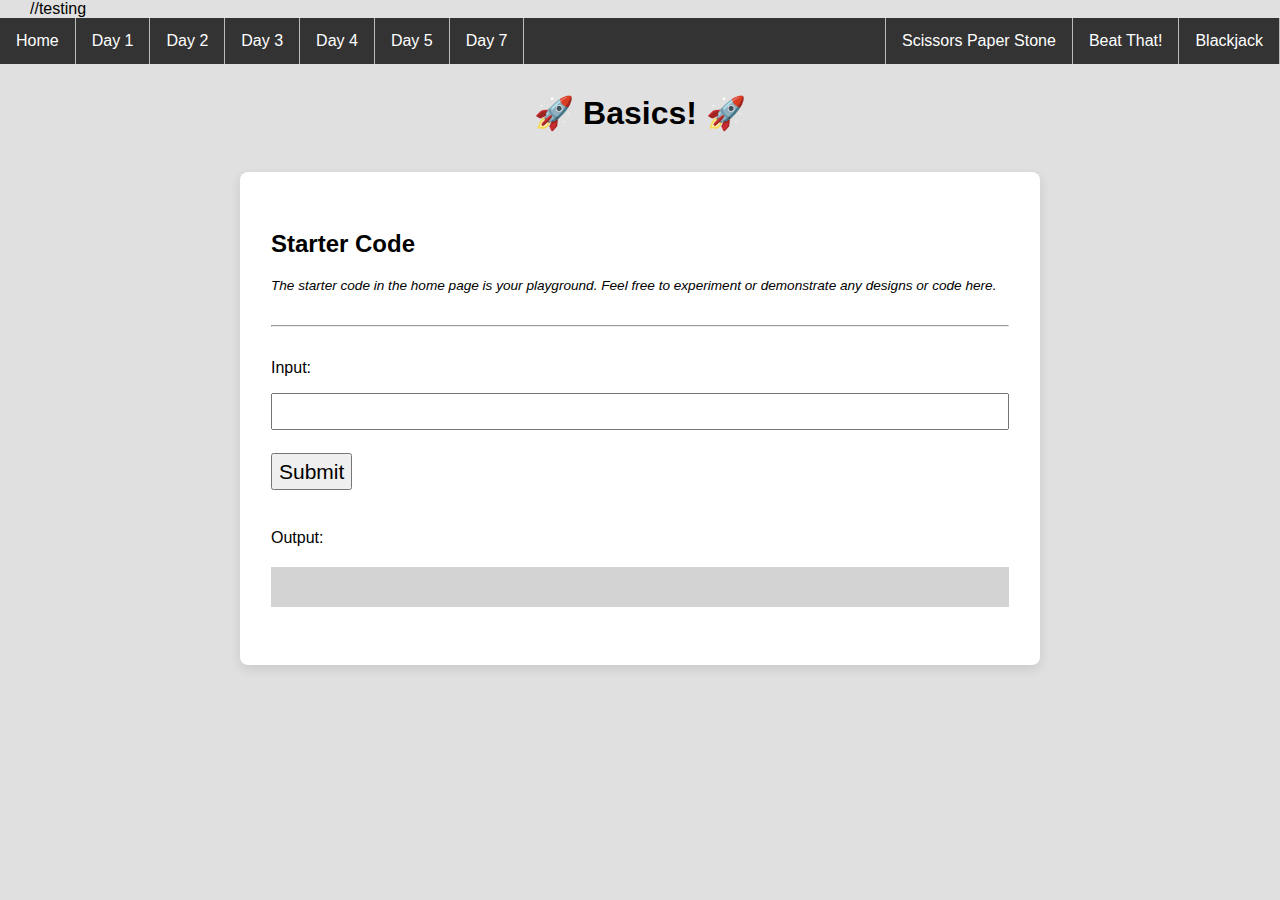
<file: index.html>
<!--  All HTML files begin with the following line: -->
<!DOCTYPE html>
<!-- This indicates that the rest of the lines that follow are to be interpreted as HTML. It tells the browser about what document type to expect. -->

<!-- All text enclosed in angled brackets are known as HTML element tags. There are usually, but not always, starting and closing element "tags", each representing a HTML element.
The <html> element is known as the root element of a HTML page. All other elements are encased within it. -->
<html>
  <!-- The <head> element contains meta information about the HTML page, information that is not rendered or displayed by the browser -->
  <head>
    <!-- The meta tag defines meta information in the HTML document. In this case, we are defining the charset. UTF-8 allows us to use emojis in the CodeSandbox environment -->
    <meta charset="UTF-8" />
    <!-- The <title> element specifies a title for the HTML page (which is shown in the browser's title bar or in the page's tab) and is the default name given to a bookmark of a webpage. -->
    <title>Basics</title>
    //testing
    <!-- The <link> element specifies a relationship between this HTML page and an external resource, namely the styles.css file here. In this case, we are linking a stylesheet which is a CSS file containing information relating to the layout and style of the webpage. The syntax within the styles.css file is also referred to as CSS - Cascading Style Sheets. -->
    <link rel="stylesheet" href="styles.css" />
  </head>

  <!-- The <body> element defines the document's body, and is a container for all the visible contents that will be rendered by the browser.  -->
  <body>
    <!-- The <nav> tag semantically defines a set of navigation links. It doesn't have many properties different from a <div>, and exists purely for semantic naming. -->
    <nav>
      <!-- The <ul> tag represents an unordered list, where items in the list are rendered on a vertical bulleted list. While we are listing the days of the exercises on this navbar, we are positioning them horizontally without the bullets. This is done using CSS, and you can preview the syntax in styles.css (do a search for "nav ul"). -->
      <ul>
        <li>
          <!-- An <a> tag defines a hyperlink, linking one page to another. The page to link to will be added to the "href" property of the tag. -->
          <a href="index.html">Home</a>
        </li>
        <li>
          <!-- An <a> tag defines a hyperlink, linking one page to another. The page to link to will be added to the "href" property of the tag. -->
          <a href="day01-data-manipulation-and-functions/in-class/index.html"
            >Day 1</a
          >
        </li>
        <li>
          <a href="day02-if-statements-boolean-operators/in-class/index.html"
            >Day 2</a
          >
        </li>
        <li>
          <a href="day03-program-state/in-class/index.html">Day 3</a>
        </li>
        <li>
          <a href="day04-loops/in-class/index.html">Day 4</a>
        </li>
        <li>
          <a href="day05-mad-libs/in-class/index.html">Day 5</a>
        </li>
        <li>
          <a href="day07-moar-cards/in-class/index.html">Day 7</a>
        </li>
        <li class="project">
          <a href="project3-blackjack/index.html">Blackjack</a>
        </li>
        <li class="project">
          <a href="project2-beat-that/index.html">Beat That!</a>
        </li>
        <li class="project">
          <a href="project1-sps/index.html">Scissors Paper Stone</a>
        </li>
      </ul>
    </nav>
    <!-- The <h1> element defines a large heading. There are 6 pre-set header elements, <h1> to <h6> -->
    <h1 id="header">🚀 Basics! 🚀</h1>
    <!-- The <div> tag defines a division or a section in an HTML document, and is commonly use as a "container" for nested HTML elements. -->
    <div class="container">
      <h2>Starter Code</h2>
      <div class="instructions-text">
        <p>
          The starter code in the home page is your playground. Feel free to
          experiment or demonstrate any designs or code here.
        </p>
      </div>
      <!-- The <hr> tag represents a horizontal rule. It is used if you want to add line dividers across your page. -->
      <hr />
      <!-- The <p> tag defines a paragraph element. -->
      <p>Input:</p>
      <!-- The self-closing <input /> tag represents a field for a user to enter input. -->
      <input id="input-field" />
      <!-- The self-closing <br /> tag represents a line break - a line's worth of spacing before dispalying the next element. -->
      <br />
      <!-- The <button> tag represents.. you guessed it! a button. -->
      <button id="submit-button">Submit</button>
      <p>Output:</p>
      <div class="output-div" id="output-div"></div>
    </div>
    <!-- Everything below this is incorporating JavaScript programming logic into the webpage. -->
    <!-- The script tag encloses JavaScript syntax for the browser to interpret programtically -->
    <!-- The following line imports all code written in the script.js file -->
    <script src="script.js"></script>
    <!-- Define button click functionality -->
    <script>
      // Declare and define a variable that represents the Submit Button
      var button = document.querySelector("#submit-button");
      // When the submit button is clicked, access the text entered by the user in the input field
      // And pass it as an input parameter to the main function as defined in script.js
      button.addEventListener("click", function () {
        // Set result to input value
        var input = document.querySelector("#input-field");
        // Store the output of main() in a new variable
        var result = main(input.value);

        // Display result in output element
        var output = document.querySelector("#output-div");
        output.innerHTML = result;

        // Reset input value
        input.value = "";
      });
    </script>
  </body>
</html>
</file>
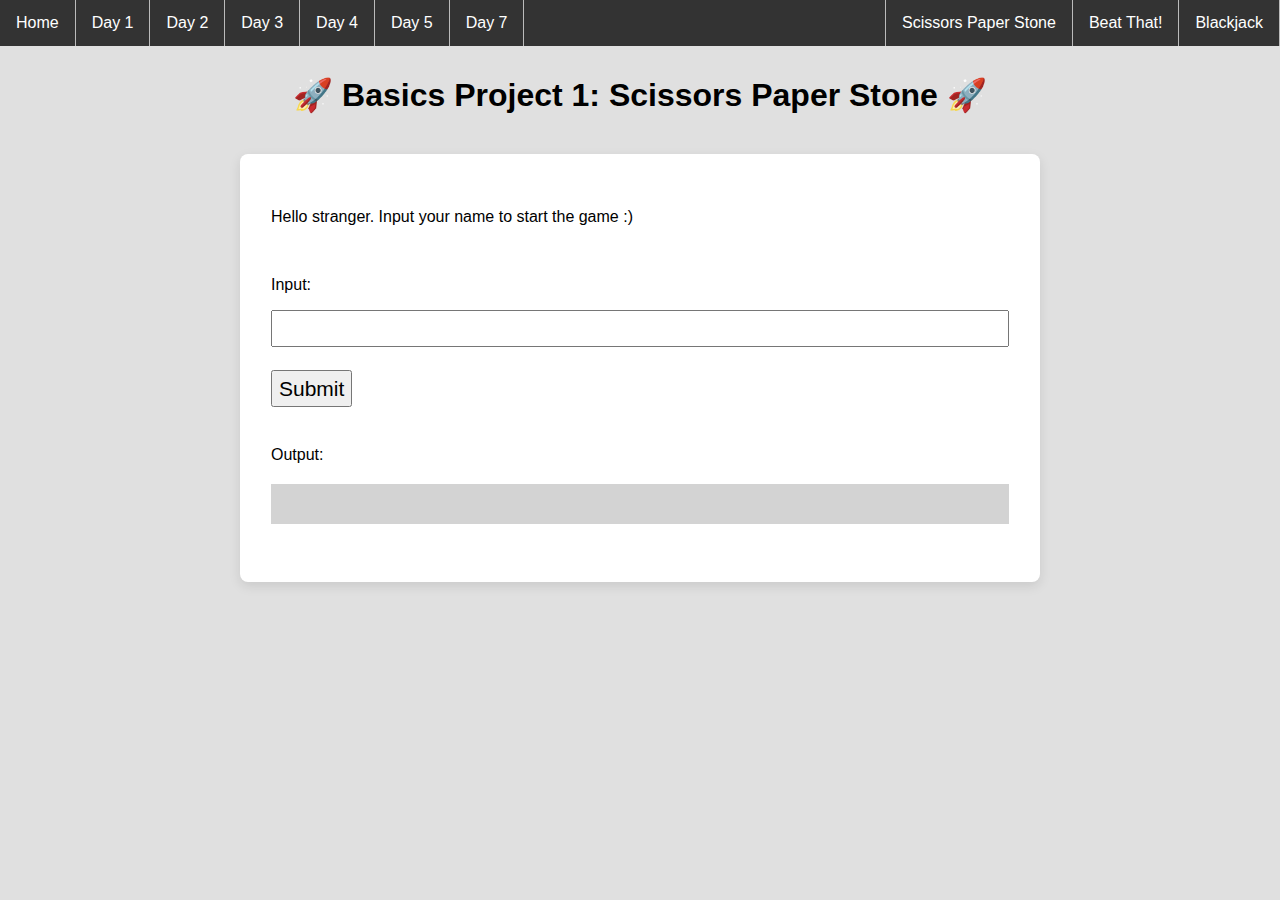
<file: project1-sps/index.html>
<!--  All HTML files begin with the following line: -->
<!DOCTYPE html>
<!-- This indicates that the rest of the lines that follow are to be interpreted as HTML. It tells the browser about what document type to expect. -->

<!-- All text enclosed in angled brackets are known as HTML element tags. There are usually, but not always, starting and closing element "tags", each representing a HTML element.
The <html> element is known as the root element of a HTML page. All other elements are encased within it. -->
<html>
  <!-- The <head> element contains meta information about the HTML page, information that is not rendered or displayed by the browser -->
  <head>
    <!-- The meta tag defines meta information in the HTML document. In this case, we are defining the charset. UTF-8 allows us to use emojis in the CodeSandbox environment -->
    <meta charset="UTF-8" />
    <!-- The <title> element specifies a title for the HTML page (which is shown in the browser's title bar or in the page's tab) and is the default name given to a bookmark of a webpage. -->
    <title>Basics</title>
    <!-- The <link> element specifies a relationship between this HTML page and an external resource, namely the styles.css file here. In this case, we are linking a stylesheet which is a CSS file containing information relating to the layout and style of the webpage. The syntax within the styles.css file is also referred to as CSS - Cascading Style Sheets. -->
    <link rel="stylesheet" href="styles.css" />
  </head>

  <!-- The <body> element defines the document's body, and is a container for all the visible contents that will be rendered by the browser.  -->
  <body>
    <!-- The <nav> tag semantically defines a set of navigation links. It doesn't have many properties different from a <div>, and exists purely for semantic naming. -->
    <nav>
      <!-- The <ul> tag represents an unordered list, where items in the list are rendered on a vertical bulleted list. While we are listing the days of the exercises on this navbar, we are positioning them horizontally without the bullets. This is done using CSS, and you can preview the syntax in styles.css (do a search for "nav ul"). -->
      <ul>
        <li>
          <!-- An <a> tag defines a hyperlink, linking one page to another. The page to link to will be added to the "href" property of the tag. -->
          <a href="../index.html">Home</a>
        </li>
        <li>
          <!-- An <a> tag defines a hyperlink, linking one page to another. The page to link to will be added to the "href" property of the tag. -->
          <a href="../day01-data-manipulation-and-functions/in-class/index.html"
            >Day 1</a
          >
        </li>
        <li>
          <a href="../day02-if-statements-boolean-operators/in-class/index.html"
            >Day 2</a
          >
        </li>
        <li>
          <a href="../day03-program-state/in-class/index.html">Day 3</a>
        </li>
        <li>
          <a href="../day04-loops/in-class/index.html">Day 4</a>
        </li>
        <li>
          <a href="../day05-mad-libs/in-class/index.html">Day 5</a>
        </li>
        <li>
          <a href="../day07-moar-cards/in-class/index.html">Day 7</a>
        </li>
        <li class="project">
          <a href="../project3-blackjack/index.html">Blackjack</a>
        </li>
        <li class="project">
          <a href="../project2-beat-that/index.html">Beat That!</a>
        </li>
        <li class="project">
          <a href="../project1-sps/index.html">Scissors Paper Stone</a>
        </li>
      </ul>
    </nav>
    <!-- The <h1> element defines a large heading. There are 6 pre-set header elements, <h1> to <h6> -->
    <h1 id="header">🚀 Basics Project 1: Scissors Paper Stone 🚀</h1>
    <!-- The <div> tag defines a division or a section in an HTML document, and is commonly use as a "container" for nested HTML elements. -->
    <div class="container">
      <p>Hello stranger. Input your name to start the game :)</p>
      <br />
      <!-- The <p> tag defines a paragraph element. -->
      <p>Input:</p>
      <!-- The self-closing <input /> tag represents a field for a user to enter input. -->
      <input id="input-field" />
      <!-- The self-closing <br /> tag represents a line break - a line's worth of spacing before dispalying the next element. -->
      <br />
      <!-- The <button> tag represents.. you guessed it! a button. -->
      <button id="submit-button">Submit</button>
      <p>Output:</p>
      <div class="output-div" id="output-div"></div>
    </div>
    <!-- Everything below this is incorporating JavaScript programming logic into the webpage. -->
    <!-- The script tag encloses JavaScript syntax for the browser to interpret programtically -->
    <!-- The following line imports all code written in the script.js file -->
    <script src="script.js"></script>
    <!-- Define button click functionality -->
    <script>
      // Declare and define a variable that represents the Submit Button
      var button = document.querySelector("#submit-button");
      // When the submit button is clicked, access the text entered by the user in the input field
      // And pass it as an input parameter to the main function as defined in script.js
      button.addEventListener("click", function () {
        // Set result to input value
        var input = document.querySelector("#input-field");
        // Store the output of main() in a new variable
        var result = main(input.value);

        // Display result in output element
        var output = document.querySelector("#output-div");
        output.innerHTML = result;

        // Reset input value
        input.value = "";
      });
    </script>
  </body>
</html>
</file>
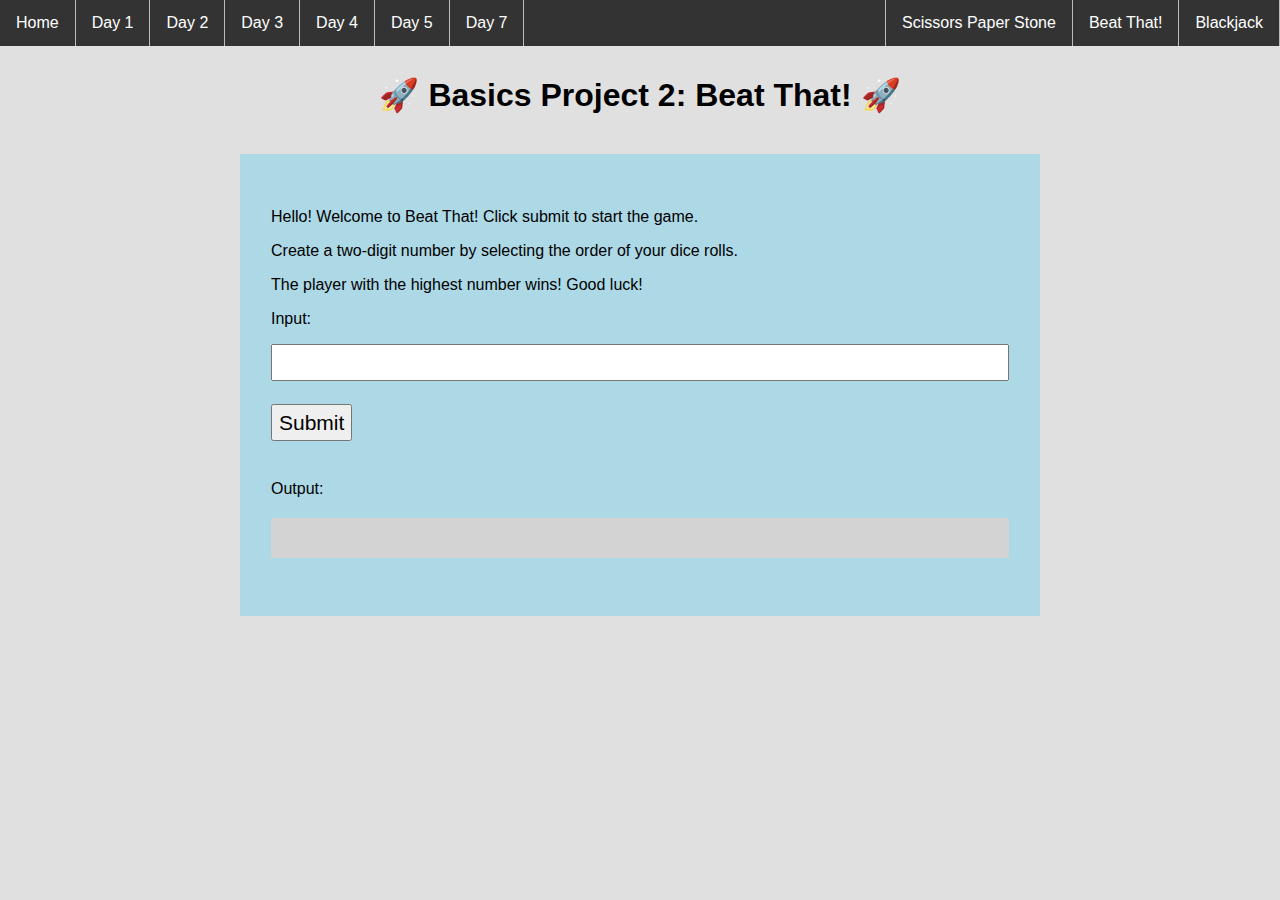
<file: project2-beat-that/index.html>
<!--  All HTML files begin with the following line: -->
<!DOCTYPE html>
<!-- This indicates that the rest of the lines that follow are to be interpreted as HTML. It tells the browser about what document type to expect. -->

<!-- All text enclosed in angled brackets are known as HTML element tags. There are usually, but not always, starting and closing element "tags", each representing a HTML element.
The <html> element is known as the root element of a HTML page. All other elements are encased within it. -->
<html>
  <!-- The <head> element contains meta information about the HTML page, information that is not rendered or displayed by the browser -->
  <head>
    <!-- The meta tag defines meta information in the HTML document. In this case, we are defining the charset. UTF-8 allows us to use emojis in the CodeSandbox environment -->
    <meta charset="UTF-8" />
    <!-- The <title> element specifies a title for the HTML page (which is shown in the browser's title bar or in the page's tab) and is the default name given to a bookmark of a webpage. -->
    <title>Basics</title>
    <!-- The <link> element specifies a relationship between this HTML page and an external resource, namely the styles.css file here. In this case, we are linking a stylesheet which is a CSS file containing information relating to the layout and style of the webpage. The syntax within the styles.css file is also referred to as CSS - Cascading Style Sheets. -->
    <link rel="stylesheet" href="styles.css" />
  </head>

  <!-- The <body> element defines the document's body, and is a container for all the visible contents that will be rendered by the browser.  -->
  <body>
    <!-- The <nav> tag semantically defines a set of navigation links. It doesn't have many properties different from a <div>, and exists purely for semantic naming. -->
    <nav>
      <!-- The <ul> tag represents an unordered list, where items in the list are rendered on a vertical bulleted list. While we are listing the days of the exercises on this navbar, we are positioning them horizontally without the bullets. This is done using CSS, and you can preview the syntax in styles.css (do a search for "nav ul"). -->
      <ul>
        <li>
          <!-- An <a> tag defines a hyperlink, linking one page to another. The page to link to will be added to the "href" property of the tag. -->
          <a href="../index.html">Home</a>
        </li>
        <li>
          <!-- An <a> tag defines a hyperlink, linking one page to another. The page to link to will be added to the "href" property of the tag. -->

          <a href="../day01-data-manipulation-and-functions/in-class/index.html"
            >Day 1</a
          >
        </li>
        <li>
          <a href="../day02-if-statements-boolean-operators/in-class/index.html"
            >Day 2</a
          >
        </li>
        <li>
          <a href="../day03-program-state/in-class/index.html">Day 3</a>
        </li>
        <li>
          <a href="../day04-loops/in-class/index.html">Day 4</a>
        </li>
        <li>
          <a href="../day05-mad-libs/in-class/index.html">Day 5</a>
        </li>
        <li>
          <a href="../day07-moar-cards/in-class/index.html">Day 7</a>
        </li>
        <li class="project">
          <a href="../project3-blackjack/index.html">Blackjack</a>
        </li>
        <li class="project">
          <a href="../project2-beat-that/index.html">Beat That!</a>
        </li>
        <li class="project">
          <a href="../project1-sps/index.html">Scissors Paper Stone</a>
        </li>
      </ul>
    </nav>

    <!-- The <h1> element defines a large heading. There are 6 pre-set header elements, <h1> to <h6> -->
    <h1 id="header">🚀 Basics Project 2: Beat That! 🚀</h1>

    <!-- The <div> tag defines a division or a section in an HTML document, and is commonly use as a "container" for nested HTML elements. -->
    <div id="container">
      <p>Hello! Welcome to Beat That! Click submit to start the game.</p>
      <p>
        Create a two-digit number by selecting the order of your dice rolls.
      </p>
      <p>The player with the highest number wins! Good luck!</p>
      <!-- The <p> tag defines a paragraph element. -->
      <p>Input:</p>
      <!-- The self-closing <input /> tag represents a field for a user to enter input. -->
      <input id="input-field" />
      <!-- The self-closing <br /> tag represents a line break - a line's worth of spacing before dispalying the next element. -->
      <br />
      <!-- The <button> tag represents.. you guessed it! a button. -->
      <button id="submit-button">Submit</button>
      <p>Output:</p>
      <div class="output-div" id="output-div"></div>
    </div>
    <!-- Everything below this is incorporating JavaScript programming logic into the webpage. -->
    <!-- The script tag encloses JavaScript syntax for the browser to interpret programtically -->
    <!-- The following line imports all code written in the script.js file -->
    <script src="script.js"></script>
    <!-- Define button click functionality -->
    <script>
      // Declare and define a variable that represents the Submit Button
      var button = document.querySelector("#submit-button");
      // When the submit button is clicked, access the text entered by the user in the input field
      // And pass it as an input parameter to the main function as defined in script.js
      button.addEventListener("click", function () {
        // Set result to input value
        var input = document.querySelector("#input-field");
        // Store the output of main() in a new variable
        var result = main(input.value);

        // Display result in output element
        var output = document.querySelector("#output-div");
        output.innerHTML = result;

        // Reset input value
        input.value = "";
      });
    </script>
  </body>
</html>
</file>
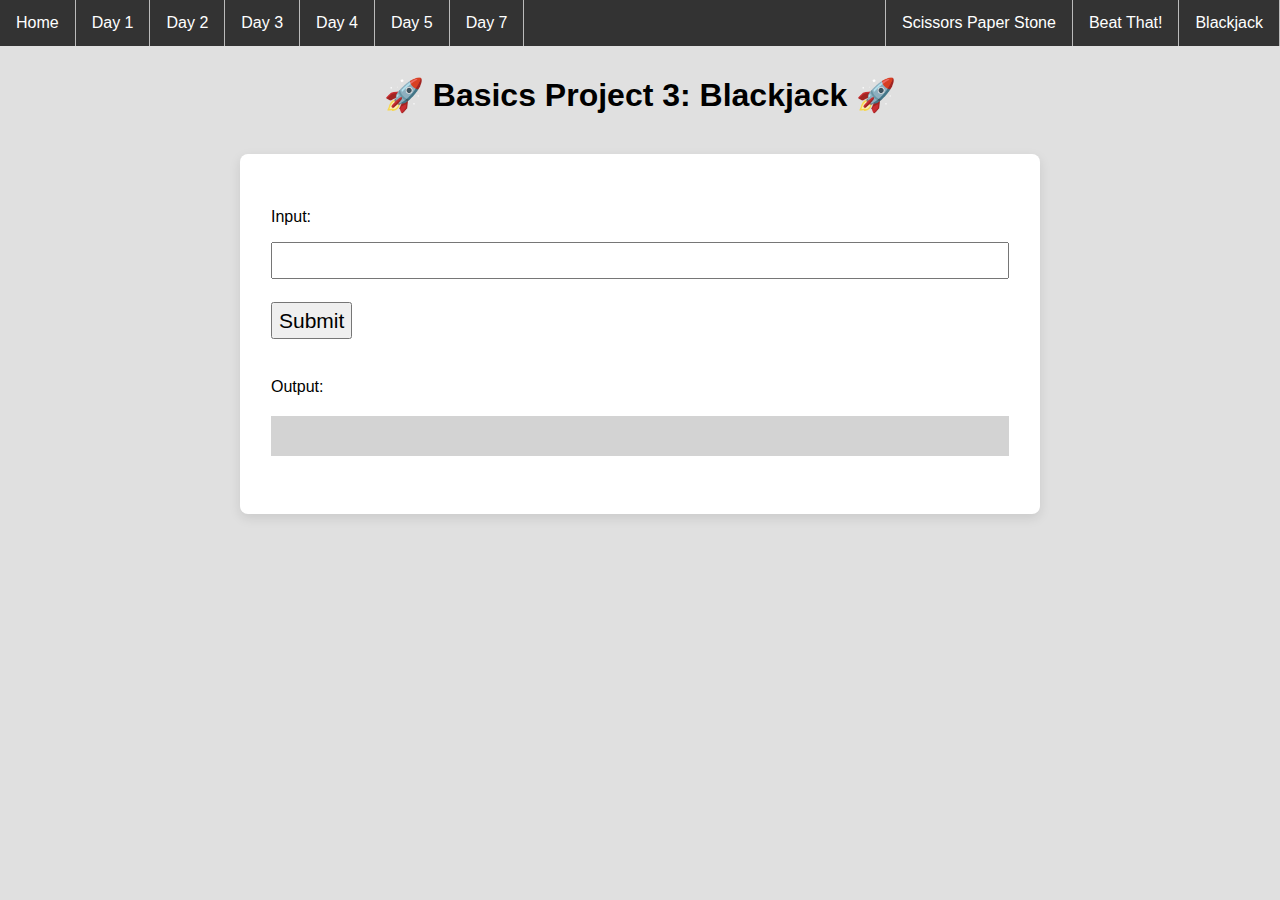
<file: project3-blackjack/index.html>
<!--  All HTML files begin with the following line: -->
<!DOCTYPE html>
<!-- This indicates that the rest of the lines that follow are to be interpreted as HTML. It tells the browser about what document type to expect. -->

<!-- All text enclosed in angled brackets are known as HTML element tags. There are usually, but not always, starting and closing element "tags", each representing a HTML element.
The <html> element is known as the root element of a HTML page. All other elements are encased within it. -->
<html>
  <!-- The <head> element contains meta information about the HTML page, information that is not rendered or displayed by the browser -->
  <head>
    <!-- The meta tag defines meta information in the HTML document. In this case, we are defining the charset. UTF-8 allows us to use emojis in the CodeSandbox environment -->
    <meta charset="UTF-8" />
    <!-- The <title> element specifies a title for the HTML page (which is shown in the browser's title bar or in the page's tab) and is the default name given to a bookmark of a webpage. -->
    <title>Basics</title>
    <!-- The <link> element specifies a relationship between this HTML page and an external resource, namely the styles.css file here. In this case, we are linking a stylesheet which is a CSS file containing information relating to the layout and style of the webpage. The syntax within the styles.css file is also referred to as CSS - Cascading Style Sheets. -->
    <link rel="stylesheet" href="styles.css" />
  </head>

  <!-- The <body> element defines the document's body, and is a container for all the visible contents that will be rendered by the browser.  -->
  <body>
    <!-- The <nav> tag semantically defines a set of navigation links. It doesn't have many properties different from a <div>, and exists purely for semantic naming. -->
    <nav>
      <!-- The <ul> tag represents an unordered list, where items in the list are rendered on a vertical bulleted list. While we are listing the days of the exercises on this navbar, we are positioning them horizontally without the bullets. This is done using CSS, and you can preview the syntax in styles.css (do a search for "nav ul"). -->
      <ul>
        <li>
          <!-- An <a> tag defines a hyperlink, linking one page to another. The page to link to will be added to the "href" property of the tag. -->
          <a href="../index.html">Home</a>
        </li>
        <li>
          <!-- An <a> tag defines a hyperlink, linking one page to another. The page to link to will be added to the "href" property of the tag. -->
          <a href="../day01-data-manipulation-and-functions/in-class/index.html"
            >Day 1</a
          >
        </li>
        <li>
          <a href="../day02-if-statements-boolean-operators/in-class/index.html"
            >Day 2</a
          >
        </li>
        <li>
          <a href="../day03-program-state/in-class/index.html">Day 3</a>
        </li>
        <li>
          <a href="../day04-loops/in-class/index.html">Day 4</a>
        </li>
        <li>
          <a href="../day05-mad-libs/in-class/index.html">Day 5</a>
        </li>
        <li>
          <a href="../day07-moar-cards/in-class/index.html">Day 7</a>
        </li>
        <li class="project">
          <a href="../project3-blackjack/index.html">Blackjack</a>
        </li>
        <li class="project">
          <a href="../project2-beat-that/index.html">Beat That!</a>
        </li>
        <li class="project">
          <a href="../project1-sps/index.html">Scissors Paper Stone</a>
        </li>
      </ul>
    </nav>
    <!-- The <h1> element defines a large heading. There are 6 pre-set header elements, <h1> to <h6> -->
    <h1 id="header">🚀 Basics Project 3: Blackjack 🚀</h1>
    <!-- The <div> tag defines a division or a section in an HTML document, and is commonly use as a "container" for nested HTML elements. -->
    <div class="container">
      <!-- The <p> tag defines a paragraph element. -->
      <p>Input:</p>
      <!-- The self-closing <input /> tag represents a field for a user to enter input. -->
      <input id="input-field" />
      <!-- The self-closing <br /> tag represents a line break - a line's worth of spacing before dispalying the next element. -->
      <br />
      <!-- The <button> tag represents.. you guessed it! a button. -->
      <button id="submit-button">Submit</button>
      <p>Output:</p>
      <div class="output-div" id="output-div"></div>
    </div>
    <!-- Everything below this is incorporating JavaScript programming logic into the webpage. -->
    <!-- The script tag encloses JavaScript syntax for the browser to interpret programtically -->
    <!-- The following line imports all code written in the script.js file -->
    <script src="script.js"></script>
    <!-- Define button click functionality -->
    <script>
      // Declare and define a variable that represents the Submit Button
      var button = document.querySelector("#submit-button");
      // When the submit button is clicked, access the text entered by the user in the input field
      // And pass it as an input parameter to the main function as defined in script.js
      button.addEventListener("click", function () {
        // Set result to input value
        var input = document.querySelector("#input-field");
        // Store the output of main() in a new variable
        var result = main(input.value);

        // Display result in output element
        var output = document.querySelector("#output-div");
        output.innerHTML = result;

        // Reset input value
        input.value = "";
      });
    </script>
  </body>
</html>
</file>
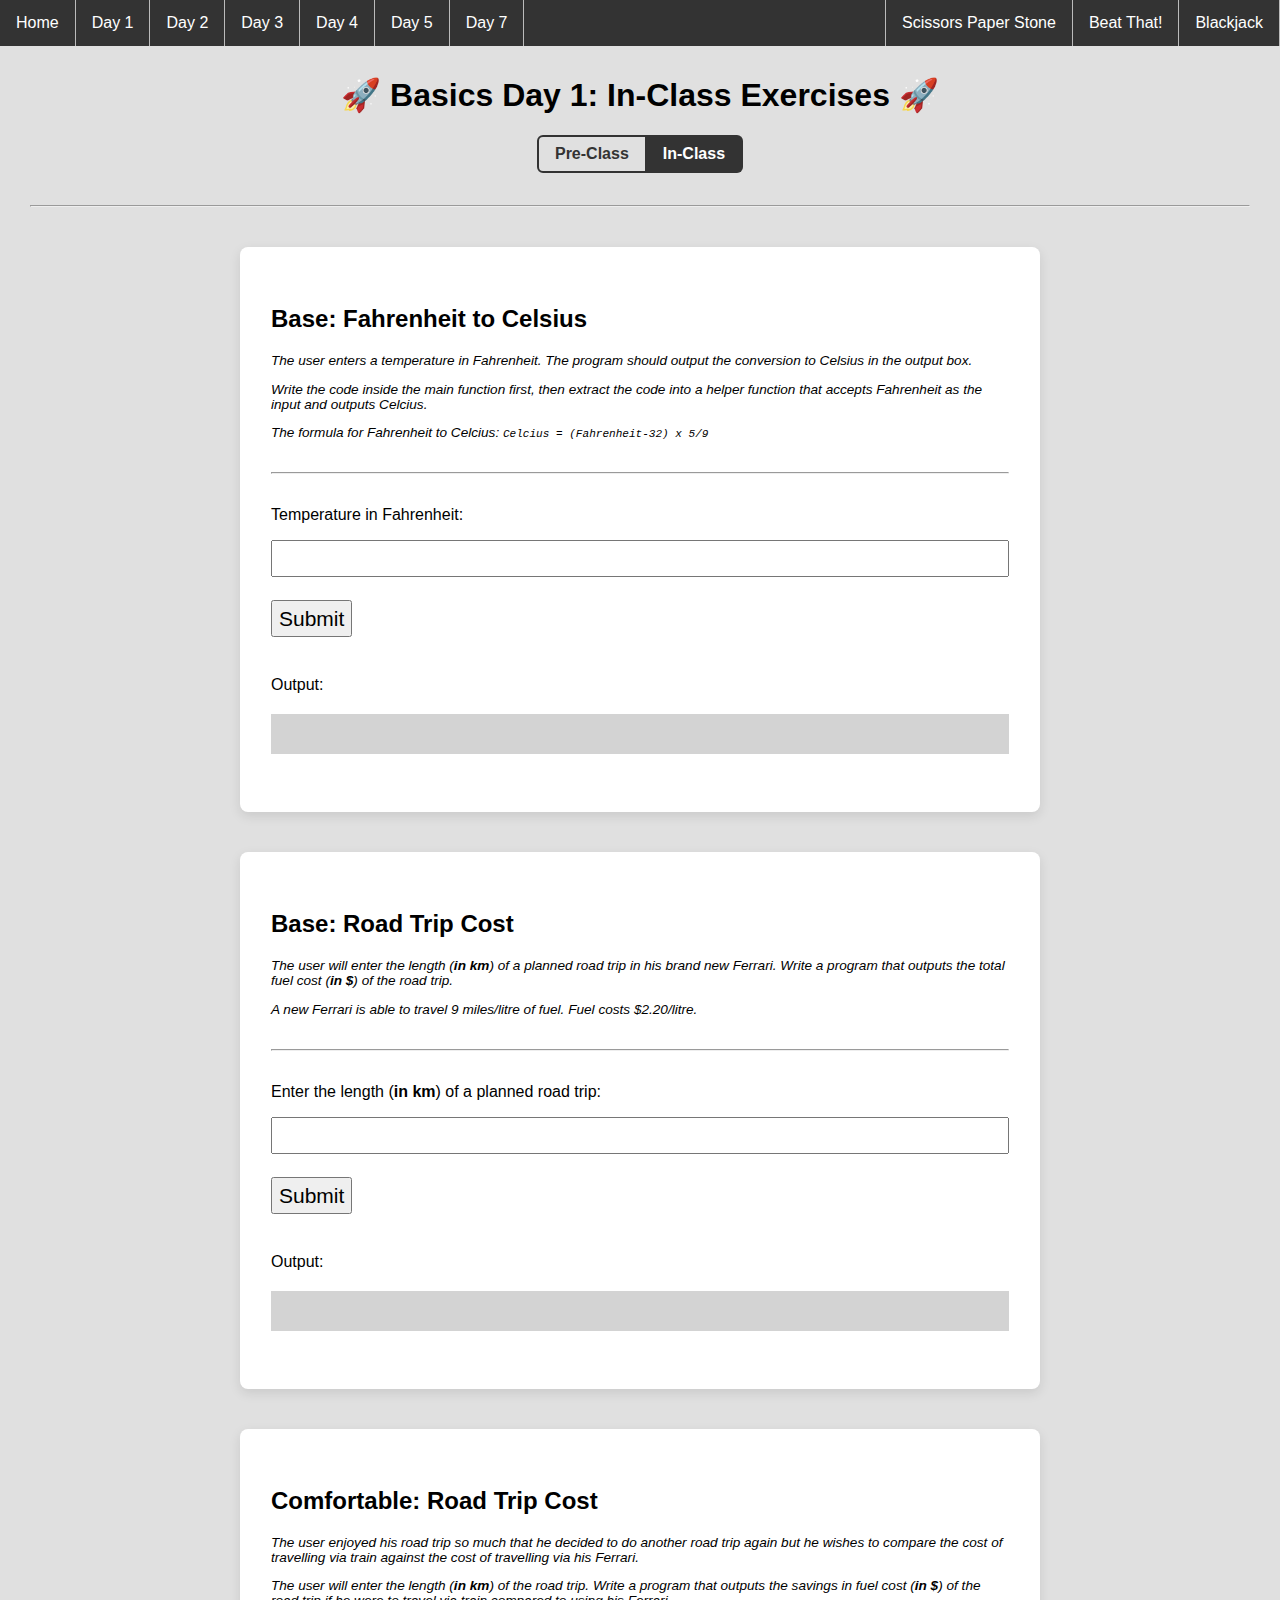
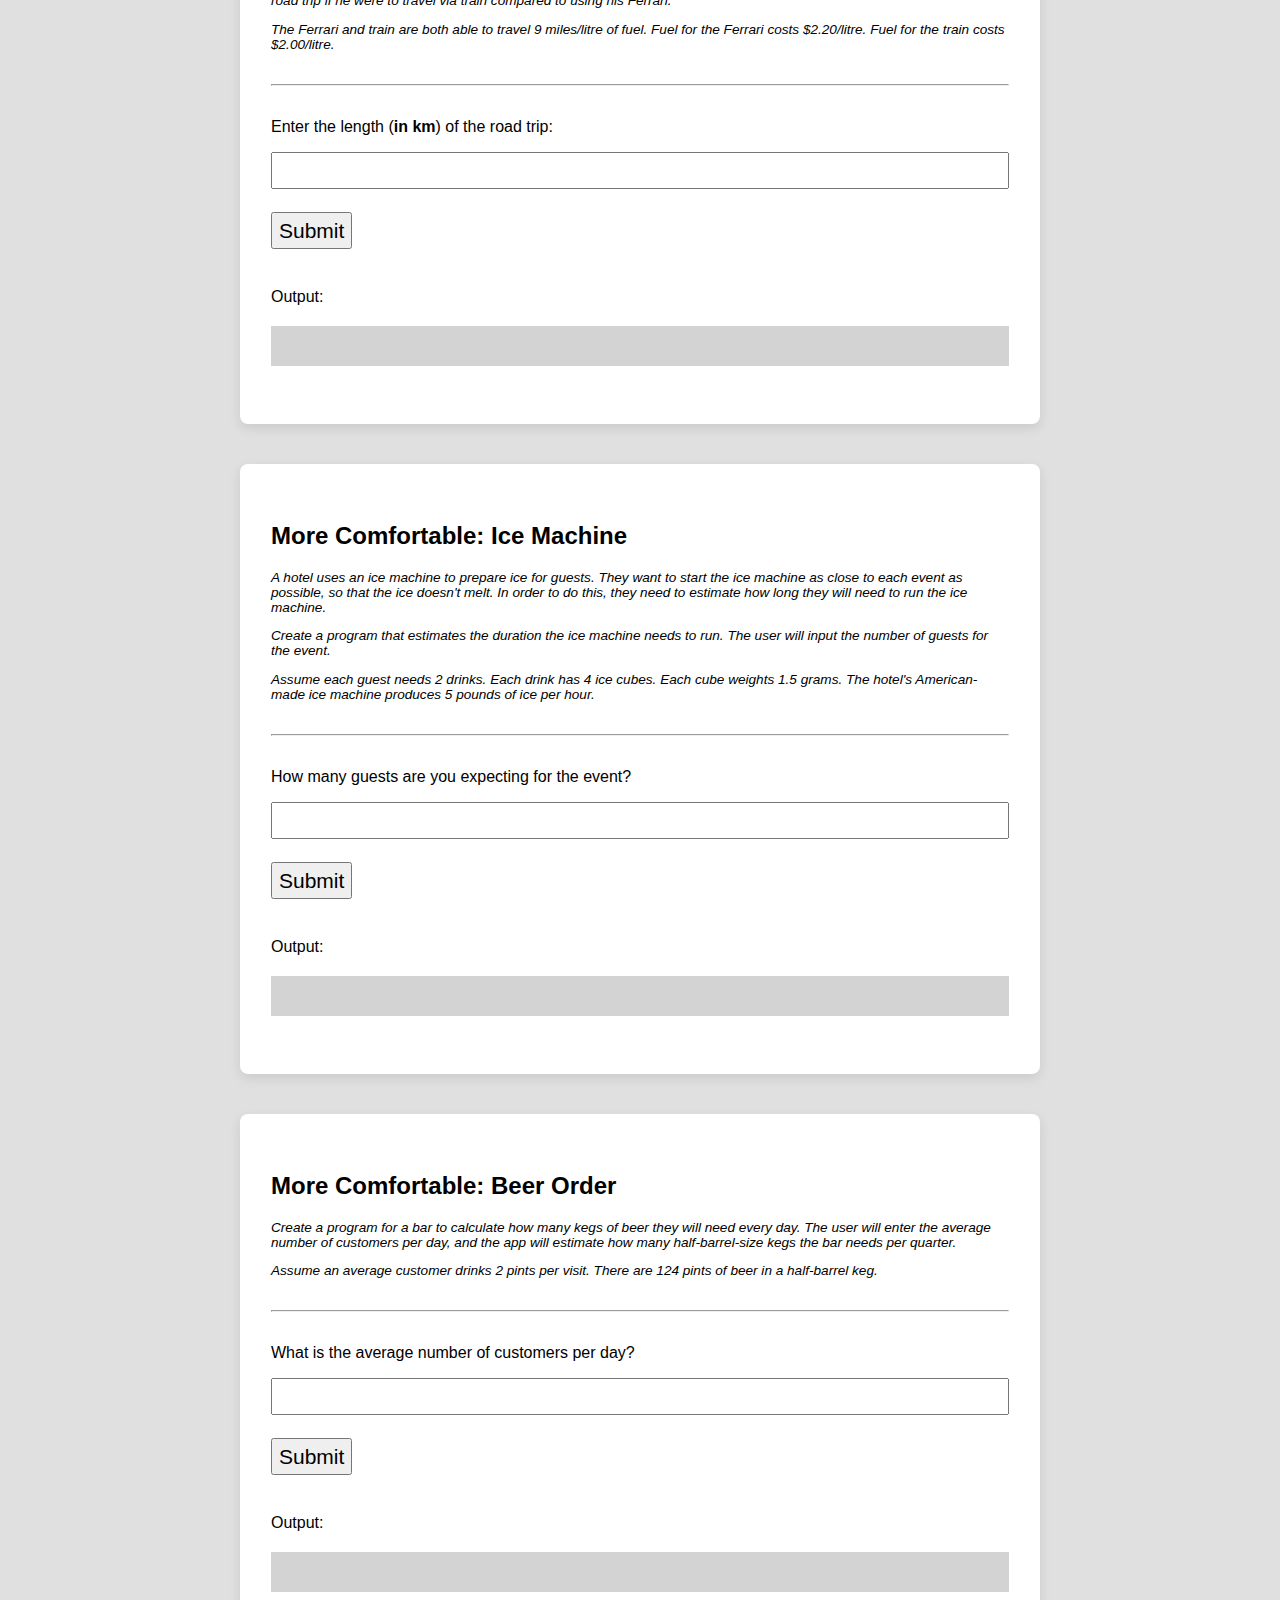
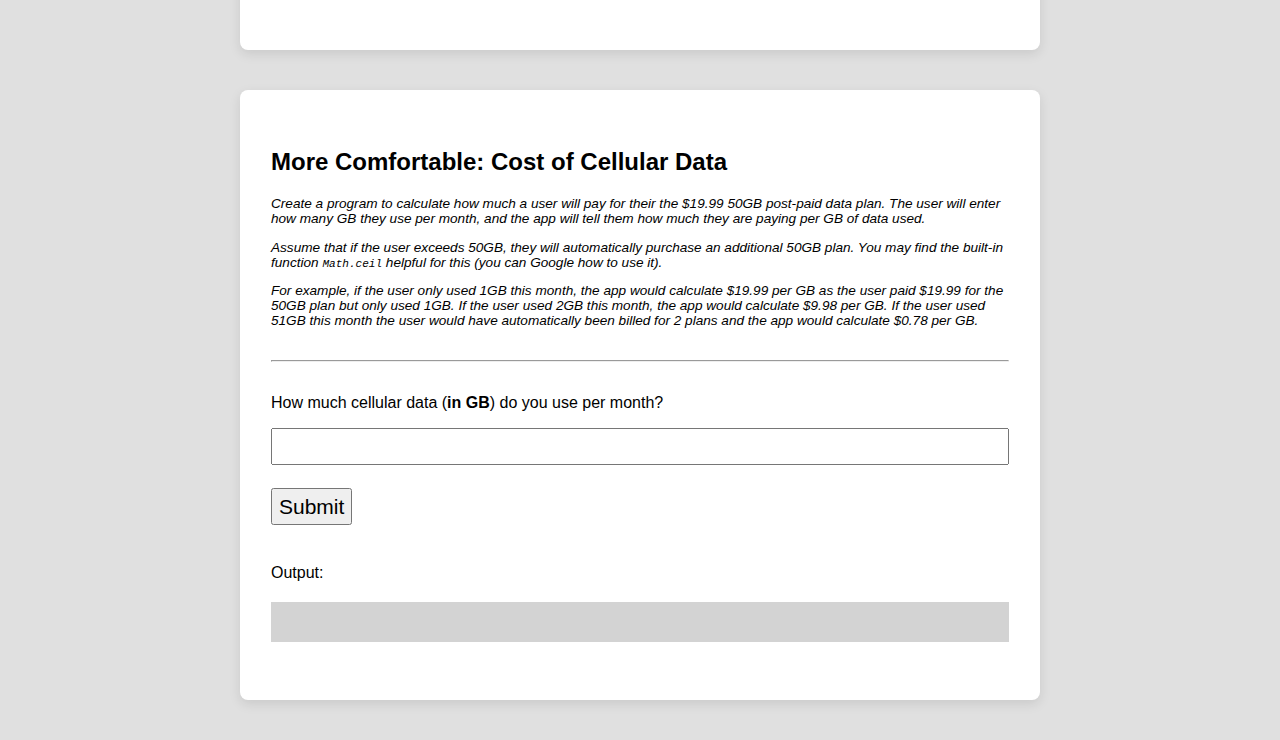
<file: day01-data-manipulation-and-functions/in-class/index.html>
<!--  All HTML files begin with the following line: -->
<!DOCTYPE html>
<!-- This indicates that the rest of the lines that follow are to be interpreted as HTML. It tells the browser about what document type to expect. -->

<!-- All text enclosed in angled brackets are known as HTML element tags. There are usually, but not always, starting and closing element "tags", each representing a HTML element.
The <html> element is known as the root element of a HTML page. All other elements are encased within it. -->
<html>
  <!-- The <head> element contains meta information about the HTML page, information that is not rendered or displayed by the browser -->
  <head>
    <!-- The meta tag defines meta information in the HTML document. In this case, we are defining the charset. UTF-8 allows us to use emojis in the CodeSandbox environment -->
    <meta charset="UTF-8" />
    <!-- The <title> element specifies a title for the HTML page (which is shown in the browser's title bar or in the page's tab) and is the default name given to a bookmark of a webpage. -->
    <title>Basics</title>
    <!-- The <link> element specifies a relationship between this HTML page and an external resource, namely the styles.css file here. For the syntax '../../' in '../../styles.css', we are referring to the styles.css file (in the main directory) found 2 folders above the current one. In this case, we are linking a stylesheet which is a CSS file containing information relating to the layout and style of the webpage. The syntax within the styles.css file is also referred to as CSS - Cascading Style Sheets. -->
    <link rel="stylesheet" href="../../styles.css" />
  </head>

  <!-- The <body> element defines the document's body, and is a container for all the visible contents that will be rendered by the browser.  -->
  <body>
    <!-- The <nav> tag semantically defines a set of navigation links. It doesn't have many properties different from a <div>, and exists purely for semantic naming. -->
    <nav>
      <!-- The <ul> tag represents an unordered list, where items in the list are rendered on a vertical bulleted list. While we are listing the days of the exercises on this navbar, we are positioning them horizontally without the bullets. This is done using CSS, and you can preview the syntax in styles.css (do a search for "nav ul"). -->
      <ul>
        <li>
          <!-- An <a> tag defines a hyperlink, linking one page to another. The page to link to will be added to the "href" property of the tag. -->
          <a href="../../index.html">Home</a>
        </li>
        <li>
          <!-- An <a> tag defines a hyperlink, linking one page to another. The page to link to will be added to the "href" property of the tag. -->
          <a
            href="../../day01-data-manipulation-and-functions/in-class/index.html"
            >Day 1</a
          >
        </li>
        <li>
          <a
            href="../../day02-if-statements-boolean-operators/in-class/index.html"
            >Day 2</a
          >
        </li>
        <li>
          <a href="../../day03-program-state/in-class/index.html">Day 3</a>
        </li>
        <li>
          <a href="../../day04-loops/in-class/index.html">Day 4</a>
        </li>
        <li>
          <a href="../../day05-mad-libs/in-class/index.html">Day 5</a>
        </li>
        <li>
          <a href="../../day07-moar-cards/in-class/index.html">Day 7</a>
        </li>
        <li class="project">
          <a href="../../project3-blackjack/index.html">Blackjack</a>
        </li>
        <li class="project">
          <a href="../../project2-beat-that/index.html">Beat That!</a>
        </li>
        <li class="project">
          <a href="../../project1-sps/index.html">Scissors Paper Stone</a>
        </li>
      </ul>
    </nav>
    <!-- The <h1> element defines a large heading. There are 6 pre-set header elements, <h1> to <h6> -->
    <h1 id="header">🚀 Basics Day 1: In-Class Exercises 🚀</h1>
    <div class="flex justify-content-center">
      <div class="button-group">
        <a href="../pre-class/index.html" class="button-group-button"
          >Pre-Class</a
        >
        <a href="../in-class/index.html" class="active button-group-button"
          >In-Class</a
        >
      </div>
    </div>
    <!-- The <hr> tag represents a horizontal rule. It is used if you want to add line dividers across your page. -->
    <hr />
    <!-- The <div> tag defines a division or a section in an HTML document, and is commonly use as a "container" for nested HTML elements. -->
    <div class="container">
      <h2>Base: Fahrenheit to Celsius</h2>
      <div class="instructions-text">
        <p>
          The user enters a temperature in Fahrenheit. The program should output
          the conversion to Celsius in the output box.
        </p>
        <p>
          Write the code inside the main function first, then extract the code
          into a helper function that accepts Fahrenheit as the input and
          outputs Celcius.
        </p>
        <p>
          The formula for Fahrenheit to Celcius:
          <code>Celcius = (Fahrenheit-32) x 5/9</code>
        </p>
      </div>
      <!-- The <hr> tag represents a horizontal rule. It is used if you want to add line dividers across your page. -->
      <hr />
      <!-- The <p> tag defines a paragraph element. -->
      <p>Temperature in Fahrenheit:</p>
      <!-- The self-closing <input /> tag represents a field for a user to enter input. -->
      <input id="fahrenheit-to-celsius-input-field" />
      <!-- The self-closing <br /> tag represents a line break - a line's worth of spacing before dispalying the next element. -->
      <br />
      <!-- The <button> tag represents.. you guessed it! a button. -->
      <button id="fahrenheit-to-celsius-submit-button">Submit</button>
      <p>Output:</p>
      <div class="output-div" id="fahrenheit-to-celsius-output-div"></div>
    </div>
    <!-- The <div> tag defines a division or a section in an HTML document, and is commonly use as a "container" for nested HTML elements. -->
    <div class="container">
      <h2>Base: Road Trip Cost</h2>
      <div class="instructions-text">
        <p>
          The user will enter the length (<strong>in km</strong>) of a planned
          road trip in his brand new Ferrari. Write a program that outputs the
          total fuel cost (<strong>in $</strong>) of the road trip.
        </p>
        <p>
          A new Ferrari is able to travel 9 miles/litre of fuel. Fuel costs
          $2.20/litre.
        </p>
      </div>
      <!-- The <hr> tag represents a horizontal rule. It is used if you want to add line dividers across your page. -->
      <hr />
      <!-- The <p> tag defines a paragraph element. -->
      <p>Enter the length (<strong>in km</strong>) of a planned road trip:</p>
      <!-- The self-closing <input /> tag represents a field for a user to enter input. -->
      <input id="road-trip-cost-base-input-field" />
      <!-- The self-closing <br /> tag represents a line break - a line's worth of spacing before dispalying the next element. -->
      <br />
      <!-- The <button> tag represents.. you guessed it! a button. -->
      <button id="road-trip-cost-base-submit-button">Submit</button>
      <p>Output:</p>
      <div class="output-div" id="road-trip-cost-base-output-div"></div>
    </div>
    <!-- The <div> tag defines a division or a section in an HTML document, and is commonly use as a "container" for nested HTML elements. -->
    <div class="container">
      <h2>Comfortable: Road Trip Cost</h2>
      <div class="instructions-text">
        <p>
          The user enjoyed his road trip so much that he decided to do another
          road trip again but he wishes to compare the cost of travelling via
          train against the cost of travelling via his Ferrari.
        </p>
        <p>
          The user will enter the length (<strong>in km</strong>) of the road
          trip. Write a program that outputs the savings in fuel cost (<strong
            >in $</strong
          >) of the road trip if he were to travel via train compared to using
          his Ferrari.
        </p>
        <p>
          The Ferrari and train are both able to travel 9 miles/litre of fuel.
          Fuel for the Ferrari costs $2.20/litre. Fuel for the train costs
          $2.00/litre.
        </p>
      </div>
      <!-- The <hr> tag represents a horizontal rule. It is used if you want to add line dividers across your page. -->
      <hr />
      <!-- The <p> tag defines a paragraph element. -->
      <p>Enter the length (<strong>in km</strong>) of the road trip:</p>
      <!-- The self-closing <input /> tag represents a field for a user to enter input. -->
      <input id="road-trip-cost-comfortable-input-field" />
      <!-- The self-closing <br /> tag represents a line break - a line's worth of spacing before dispalying the next element. -->
      <br />
      <!-- The <button> tag represents.. you guessed it! a button. -->
      <button id="road-trip-cost-comfortable-submit-button">Submit</button>
      <p>Output:</p>
      <div class="output-div" id="road-trip-cost-comfortable-output-div"></div>
    </div>
    <!-- The <div> tag defines a division or a section in an HTML document, and is commonly use as a "container" for nested HTML elements. -->
    <div class="container">
      <h2>More Comfortable: Ice Machine</h2>
      <div class="instructions-text">
        <p>
          A hotel uses an ice machine to prepare ice for guests. They want to
          start the ice machine as close to each event as possible, so that the
          ice doesn't melt. In order to do this, they need to estimate how long
          they will need to run the ice machine.
        </p>
        <p>
          Create a program that estimates the duration the ice machine needs to
          run. The user will input the number of guests for the event.
        </p>
        <p>
          Assume each guest needs 2 drinks. Each drink has 4 ice cubes. Each
          cube weights 1.5 grams. The hotel's American-made ice machine produces
          5 pounds of ice per hour.
        </p>
      </div>
      <!-- The <hr> tag represents a horizontal rule. It is used if you want to add line dividers across your page. -->
      <hr />
      <!-- The <p> tag defines a paragraph element. -->
      <p>How many guests are you expecting for the event?</p>
      <!-- The self-closing <input /> tag represents a field for a user to enter input. -->
      <input id="ice-machine-input-field" />
      <!-- The self-closing <br /> tag represents a line break - a line's worth of spacing before dispalying the next element. -->
      <br />
      <!-- The <button> tag represents.. you guessed it! a button. -->
      <button id="ice-machine-submit-button">Submit</button>
      <p>Output:</p>
      <div class="output-div" id="ice-machine-output-div"></div>
    </div>
    <!-- The <div> tag defines a division or a section in an HTML document, and is commonly use as a "container" for nested HTML elements. -->
    <div class="container">
      <h2>More Comfortable: Beer Order</h2>
      <div class="instructions-text">
        <p>
          Create a program for a bar to calculate how many kegs of beer they
          will need every day. The user will enter the average number of
          customers per day, and the app will estimate how many half-barrel-size
          kegs the bar needs per quarter.
        </p>
        <p>
          Assume an average customer drinks 2 pints per visit. There are 124
          pints of beer in a half-barrel keg.
        </p>
      </div>
      <!-- The <hr> tag represents a horizontal rule. It is used if you want to add line dividers across your page. -->
      <hr />
      <!-- The <p> tag defines a paragraph element. -->
      <p>What is the average number of customers per day?</p>
      <!-- The self-closing <input /> tag represents a field for a user to enter input. -->
      <input id="beer-order-input-field" />
      <!-- The self-closing <br /> tag represents a line break - a line's worth of spacing before dispalying the next element. -->
      <br />
      <!-- The <button> tag represents.. you guessed it! a button. -->
      <button id="beer-order-submit-button">Submit</button>
      <p>Output:</p>
      <div class="output-div" id="beer-order-output-div"></div>
    </div>
    <!-- The <div> tag defines a division or a section in an HTML document, and is commonly use as a "container" for nested HTML elements. -->
    <div class="container">
      <h2>More Comfortable: Cost of Cellular Data</h2>
      <div class="instructions-text">
        <p>
          Create a program to calculate how much a user will pay for their the
          $19.99 50GB post-paid data plan. The user will enter how many GB they
          use per month, and the app will tell them how much they are paying per
          GB of data used.
        </p>
        <p>
          Assume that if the user exceeds 50GB, they will automatically purchase
          an additional 50GB plan. You may find the built-in function
          <code>Math.ceil</code> helpful for this (you can Google how to use
          it).
        </p>
        <p>
          For example, if the user only used 1GB this month, the app would
          calculate $19.99 per GB as the user paid $19.99 for the 50GB plan but
          only used 1GB. If the user used 2GB this month, the app would
          calculate $9.98 per GB. If the user used 51GB this month the user
          would have automatically been billed for 2 plans and the app would
          calculate $0.78 per GB.
        </p>
      </div>
      <!-- The <hr> tag represents a horizontal rule. It is used if you want to add line dividers across your page. -->
      <hr />
      <!-- The <p> tag defines a paragraph element. -->
      <p>
        How much cellular data (<strong>in GB</strong>) do you use per month?
      </p>
      <!-- The self-closing <input /> tag represents a field for a user to enter input. -->
      <input id="cellular-data-input-field" />
      <!-- The self-closing <br /> tag represents a line break - a line's worth of spacing before dispalying the next element. -->
      <br />
      <!-- The <button> tag represents.. you guessed it! a button. -->
      <button id="cellular-data-submit-button">Submit</button>
      <p>Output:</p>
      <div class="output-div" id="cellular-data-output-div"></div>
    </div>
    <!-- Everything below this is incorporating JavaScript programming logic into the webpage. -->
    <!-- The script tag encloses JavaScript syntax for the browser to interpret programtically -->
    <!-- The following line imports all code written in the script.js file -->
    <script src="script.js"></script>
    <!-- Define button click functionality -->
    <script>
      // Declare and define variables that represents the Submit Button for each exercise
      var fahrenheitToCelsiusButton = document.querySelector(
        "#fahrenheit-to-celsius-submit-button"
      );
      var roadTripCostBaseButton = document.querySelector(
        "#road-trip-cost-base-submit-button"
      );
      var roadTripCostComfortableButton = document.querySelector(
        "#road-trip-cost-comfortable-submit-button"
      );
      var iceMachineButton = document.querySelector(
        "#ice-machine-submit-button"
      );
      var beerOrderButton = document.querySelector("#beer-order-submit-button");
      var cellularDataButton = document.querySelector(
        "#cellular-data-submit-button"
      );

      // When the submit button is clicked, access the text entered by the user in the input field
      // And pass it as an input parameter to the main function as defined in script.js
      fahrenheitToCelsiusButton.addEventListener("click", function () {
        // Set result to input value
        var input = document.querySelector(
          "#fahrenheit-to-celsius-input-field"
        );
        // Store the output of the main function in a new variable
        var result = fahrenheitToCelsiusMain(input.value);

        // Display result in output element
        var output = document.querySelector(
          "#fahrenheit-to-celsius-output-div"
        );
        output.innerHTML = result;

        // Reset input value
        input.value = "";
      });

      roadTripCostBaseButton.addEventListener("click", function () {
        // Set result to input value
        var input = document.querySelector("#road-trip-cost-base-input-field");
        // Store the output of the main function in a new variable
        var result = roadTripCostBaseMain(input.value);

        // Display result in output element
        var output = document.querySelector("#road-trip-cost-base-output-div");
        output.innerHTML = result;

        // Reset input value
        input.value = "";
      });

      roadTripCostComfortableButton.addEventListener("click", function () {
        // Set result to input value
        var input = document.querySelector(
          "#road-trip-cost-comfortable-input-field"
        );
        // Store the output of the main function in a new variable
        var result = roadTripCostComfortableMain(input.value);

        // Display result in output element
        var output = document.querySelector(
          "#road-trip-cost-comfortable-output-div"
        );
        output.innerHTML = result;

        // Reset input value
        input.value = "";
      });

      iceMachineButton.addEventListener("click", function () {
        // Set result to input value
        var input = document.querySelector("#ice-machine-input-field");
        // Store the output of the main function in a new variable
        var result = iceMachineMain(input.value);

        // Display result in output element
        var output = document.querySelector("#ice-machine-output-div");
        output.innerHTML = result;

        // Reset input value
        input.value = "";
      });

      beerOrderButton.addEventListener("click", function () {
        // Set result to input value
        var input = document.querySelector("#beer-order-input-field");
        // Store the output of the main function in a new variable
        var result = beerOrderMain(input.value);

        // Display result in output element
        var output = document.querySelector("#beer-order-output-div");
        output.innerHTML = result;

        // Reset input value
        input.value = "";
      });

      cellularDataButton.addEventListener("click", function () {
        // Set result to input value
        var input = document.querySelector("#cellular-data-input-field");
        // Store the output of the main function in a new variable
        var result = cellularDataMain(input.value);

        // Display result in output element
        var output = document.querySelector("#cellular-data-output-div");
        output.innerHTML = result;

        // Reset input value
        input.value = "";
      });
    </script>
  </body>
</html>
</file>
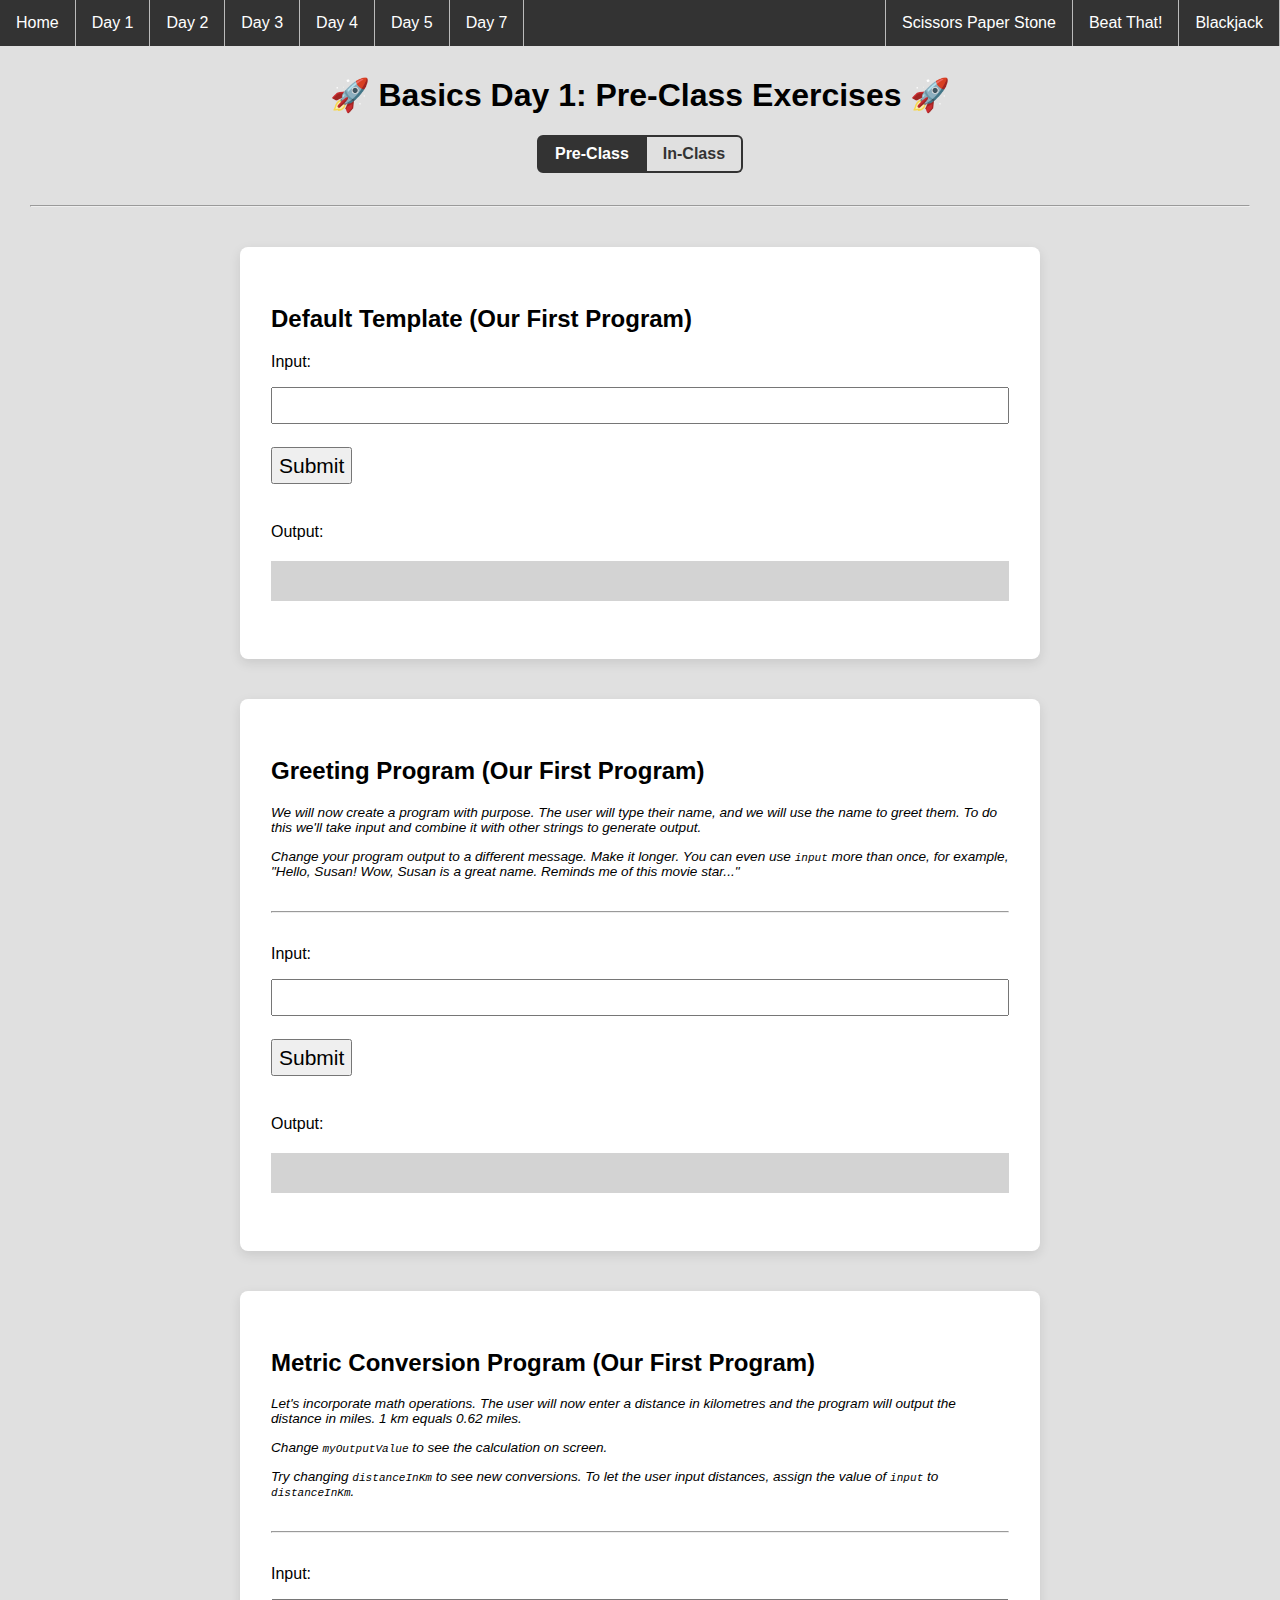
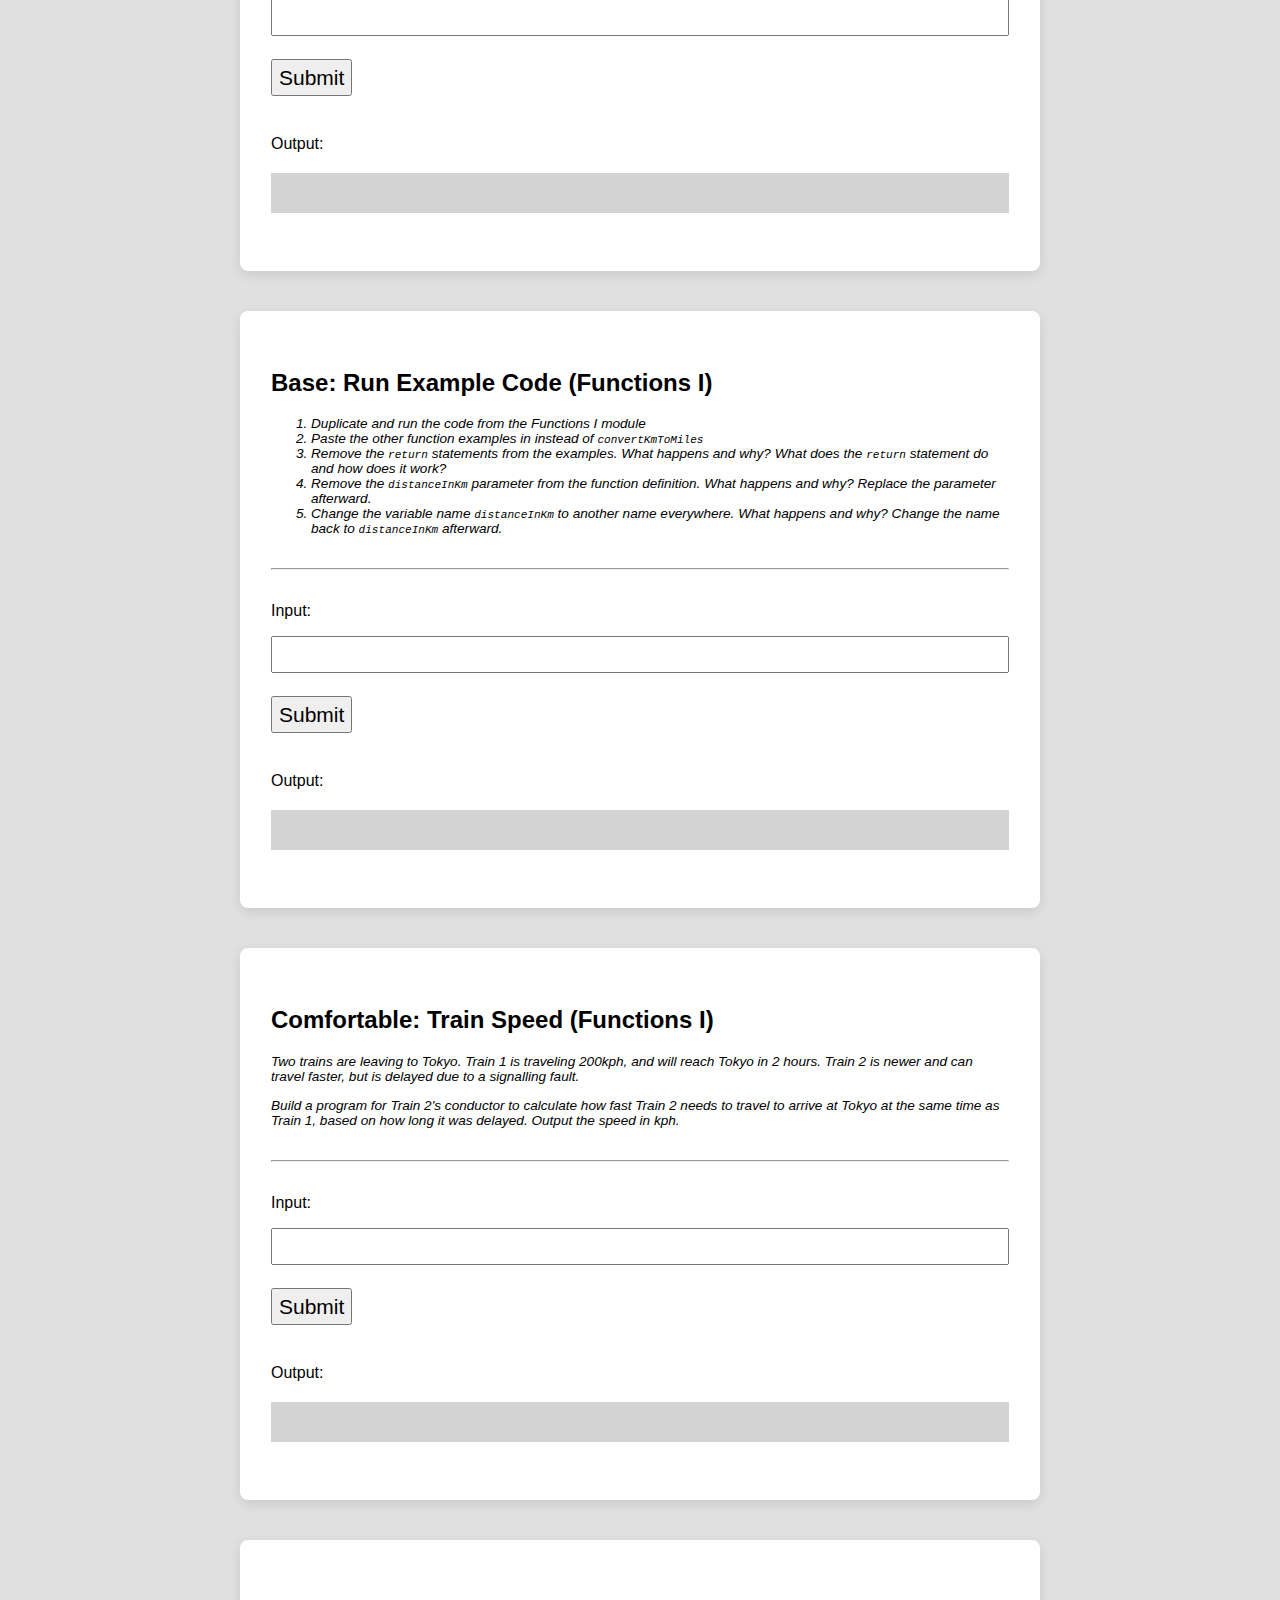
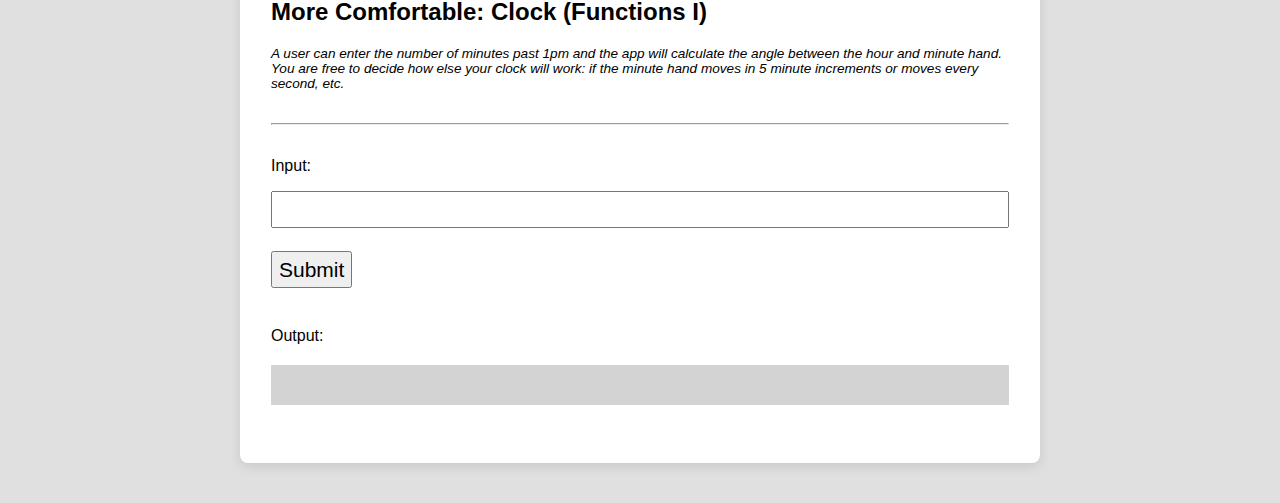
<file: day01-data-manipulation-and-functions/pre-class/index.html>
<!--  All HTML files begin with the following line: -->
<!DOCTYPE html>
<!-- This indicates that the rest of the lines that follow are to be interpreted as HTML. It tells the browser about what document type to expect. -->

<!-- All text enclosed in angled brackets are known as HTML element tags. There are usually, but not always, starting and closing element "tags", each representing a HTML element.
The <html> element is known as the root element of a HTML page. All other elements are encased within it. -->
<html>
  <!-- The <head> element contains meta information about the HTML page, information that is not rendered or displayed by the browser -->
  <head>
    <!-- The meta tag defines meta information in the HTML document. In this case, we are defining the charset. UTF-8 allows us to use emojis in the CodeSandbox environment -->
    <meta charset="UTF-8" />
    <!-- The <title> element specifies a title for the HTML page (which is shown in the browser's title bar or in the page's tab) and is the default name given to a bookmark of a webpage. -->
    <title>Basics</title>
    <!-- The <link> element specifies a relationship between this HTML page and an external resource, namely the styles.css file here. For the syntax '../../' in '../../styles.css', we are referring to the styles.css file (in the main directory) found 2 folders above the current one. In this case, we are linking a stylesheet which is a CSS file containing information relating to the layout and style of the webpage. The syntax within the styles.css file is also referred to as CSS - Cascading Style Sheets. -->
    <link rel="stylesheet" href="../../styles.css" />
  </head>

  <!-- The <body> element defines the document's body, and is a container for all the visible contents that will be rendered by the browser.  -->
  <body>
    <!-- The <nav> tag semantically defines a set of navigation links. It doesn't have many properties different from a <div>, and exists purely for semantic naming. -->
    <nav>
      <!-- The <ul> tag represents an unordered list, where items in the list are rendered on a vertical bulleted list. While we are listing the days of the exercises on this navbar, we are positioning them horizontally without the bullets. This is done using CSS, and you can preview the syntax in styles.css (do a search for "nav ul"). -->
      <ul>
        <li>
          <!-- An <a> tag defines a hyperlink, linking one page to another. The page to link to will be added to the "href" property of the tag. -->
          <a href="../../index.html">Home</a>
        </li>
        <li>
          <!-- An <a> tag defines a hyperlink, linking one page to another. The page to link to will be added to the "href" property of the tag. -->
          <a
            href="../../day01-data-manipulation-and-functions/in-class/index.html"
            >Day 1</a
          >
        </li>
        <li>
          <a
            href="../../day02-if-statements-boolean-operators/in-class/index.html"
            >Day 2</a
          >
        </li>
        <li>
          <a href="../../day03-program-state/in-class/index.html">Day 3</a>
        </li>
        <li>
          <a href="../../day04-loops/in-class/index.html">Day 4</a>
        </li>
        <li>
          <a href="../../day05-mad-libs/in-class/index.html">Day 5</a>
        </li>
        <li>
          <a href="../../day07-moar-cards/in-class/index.html">Day 7</a>
        </li>
        <li class="project">
          <a href="../../project3-blackjack/index.html">Blackjack</a>
        </li>
        <li class="project">
          <a href="../../project2-beat-that/index.html">Beat That!</a>
        </li>
        <li class="project">
          <a href="../../project1-sps/index.html">Scissors Paper Stone</a>
        </li>
      </ul>
    </nav>
    <!-- The <h1> element defines a large heading. There are 6 pre-set header elements, <h1> to <h6> -->
    <h1 id="header">🚀 Basics Day 1: Pre-Class Exercises 🚀</h1>
    <div class="flex justify-content-center">
      <div class="button-group">
        <a href="../pre-class/index.html" class="active button-group-button"
          >Pre-Class</a
        >
        <a href="../in-class/index.html" class="button-group-button"
          >In-Class</a
        >
      </div>
    </div>
    <!-- The <hr> tag represents a horizontal rule. It is used if you want to add line dividers across your page. -->
    <hr />
    <!-- The <div> tag defines a division or a section in an HTML document, and is commonly use as a "container" for nested HTML elements. -->
    <div class="container">
      <h2>Default Template (Our First Program)</h2>
      <!-- The <p> tag defines a paragraph element. -->
      <p>Input:</p>
      <!-- The self-closing <input /> tag represents a field for a user to enter input. -->
      <input id="input-field" />
      <!-- The self-closing <br /> tag represents a line break - a line's worth of spacing before dispalying the next element. -->
      <br />
      <!-- The <button> tag represents.. you guessed it! a button. -->
      <button id="submit-button">Submit</button>
      <p>Output:</p>
      <div class="output-div" id="output-div"></div>
    </div>
    <!-- The <div> tag defines a division or a section in an HTML document, and is commonly use as a "container" for nested HTML elements. -->
    <div class="container">
      <h2>Greeting Program (Our First Program)</h2>
      <div class="instructions-text">
        <p>
          We will now create a program with purpose. The user will type their
          name, and we will use the name to greet them. To do this we'll take
          input and combine it with other strings to generate output.
        </p>
        <p>
          Change your program output to a different message. Make it longer. You
          can even use <code>input</code> more than once, for example, "Hello,
          Susan! Wow, Susan is a great name. Reminds me of this movie star..."
        </p>
      </div>
      <!-- The <hr> tag represents a horizontal rule. It is used if you want to add line dividers across your page. -->
      <hr />
      <!-- The <p> tag defines a paragraph element. -->
      <p>Input:</p>
      <!-- The self-closing <input /> tag represents a field for a user to enter input. -->
      <input id="greeting-input-field" />
      <!-- The self-closing <br /> tag represents a line break - a line's worth of spacing before dispalying the next element. -->
      <br />
      <!-- The <button> tag represents.. you guessed it! a button. -->
      <button id="greeting-submit-button">Submit</button>
      <p>Output:</p>
      <div class="output-div" id="greeting-output-div"></div>
    </div>
    <!-- The <div> tag defines a division or a section in an HTML document, and is commonly use as a "container" for nested HTML elements. -->
    <div class="container">
      <h2>Metric Conversion Program (Our First Program)</h2>
      <div class="instructions-text">
        <p>
          Let's incorporate math operations. The user will now enter a distance
          in kilometres and the program will output the distance in miles. 1 km
          equals 0.62 miles.
        </p>
        <p>
          Change <code>myOutputValue</code> to see the calculation on screen.
        </p>
        <p>
          Try changing <code>distanceInKm</code> to see new conversions. To let
          the user input distances, assign the value of <code>input</code> to
          <code>distanceInKm</code>.
        </p>
      </div>
      <!-- The <hr> tag represents a horizontal rule. It is used if you want to add line dividers across your page. -->
      <hr />
      <!-- The <p> tag defines a paragraph element. -->
      <p>Input:</p>
      <!-- The self-closing <input /> tag represents a field for a user to enter input. -->
      <input id="metric-input-field" />
      <!-- The self-closing <br /> tag represents a line break - a line's worth of spacing before dispalying the next element. -->
      <br />
      <!-- The <button> tag represents.. you guessed it! a button. -->
      <button id="metric-submit-button">Submit</button>
      <p>Output:</p>
      <div class="output-div" id="metric-output-div"></div>
    </div>
    <!-- The <div> tag defines a division or a section in an HTML document, and is commonly use as a "container" for nested HTML elements. -->
    <div class="container">
      <h2>Base: Run Example Code (Functions I)</h2>
      <div class="instructions-text">
        <!-- The <ol> tag represents an ordered list, where items in the list can be ordered numerically. -->
        <ol>
          <!-- The <li> tag represents a list item, which has to be contained in an ordered list (<ol>) or an unordered list (<ul>). -->
          <li>Duplicate and run the code from the Functions I module</li>
          <li>
            Paste the other function examples in instead of
            <code>convertKmToMiles</code>
          </li>
          <li>
            Remove the <code>return</code> statements from the examples. What
            happens and why? What does the <code>return</code> statement do and
            how does it work?
          </li>
          <li>
            Remove the <code>distanceInKm</code> parameter from the function
            definition. What happens and why? Replace the parameter afterward.
          </li>
          <li>
            Change the variable name <code>distanceInKm</code> to another name
            everywhere. What happens and why? Change the name back to
            <code>distanceInKm</code> afterward.
          </li>
        </ol>
      </div>
      <!-- The <hr> tag represents a horizontal rule. It is used if you want to add line dividers across your page. -->
      <hr />
      <!-- The <p> tag defines a paragraph element. -->
      <p>Input:</p>
      <!-- The self-closing <input /> tag represents a field for a user to enter input. -->
      <input id="functions-example-input-field" />
      <!-- The self-closing <br /> tag represents a line break - a line's worth of spacing before dispalying the next element. -->
      <br />
      <!-- The <button> tag represents.. you guessed it! a button. -->
      <button id="functions-example-submit-button">Submit</button>
      <p>Output:</p>
      <div class="output-div" id="functions-example-output-div"></div>
    </div>
    <div class="container">
      <h2>Comfortable: Train Speed (Functions I)</h2>
      <div class="instructions-text">
        <p>
          Two trains are leaving to Tokyo. Train 1 is traveling 200kph, and will
          reach Tokyo in 2 hours. Train 2 is newer and can travel faster, but is
          delayed due to a signalling fault.
        </p>
        <p>
          Build a program for Train 2's conductor to calculate how fast Train 2
          needs to travel to arrive at Tokyo at the same time as Train 1, based
          on how long it was delayed. Output the speed in kph.
        </p>
      </div>
      <!-- The <hr> tag represents a horizontal rule. It is used if you want to add line dividers across your page. -->
      <hr />
      <!-- The <p> tag defines a paragraph element. -->
      <p>Input:</p>
      <!-- The self-closing <input /> tag represents a field for a user to enter input. -->
      <input id="train-speed-input-field" />
      <!-- The self-closing <br /> tag represents a line break - a line's worth of spacing before dispalying the next element. -->
      <br />
      <!-- The <button> tag represents.. you guessed it! a button. -->
      <button id="train-speed-submit-button">Submit</button>
      <p>Output:</p>
      <div class="output-div" id="train-speed-output-div"></div>
    </div>
    <div class="container">
      <h2>More Comfortable: Clock (Functions I)</h2>
      <div class="instructions-text">
        <p>
          A user can enter the number of minutes past 1pm and the app will
          calculate the angle between the hour and minute hand. You are free to
          decide how else your clock will work: if the minute hand moves in 5
          minute increments or moves every second, etc.
        </p>
      </div>
      <!-- The <hr> tag represents a horizontal rule. It is used if you want to add line dividers across your page. -->
      <hr />
      <!-- The <p> tag defines a paragraph element. -->
      <p>Input:</p>
      <!-- The self-closing <input /> tag represents a field for a user to enter input. -->
      <input id="clock-input-field" />
      <!-- The self-closing <br /> tag represents a line break - a line's worth of spacing before dispalying the next element. -->
      <br />
      <!-- The <button> tag represents.. you guessed it! a button. -->
      <button id="clock-submit-button">Submit</button>
      <p>Output:</p>
      <div class="output-div" id="clock-output-div"></div>
    </div>
    <!-- Everything below this is incorporating JavaScript programming logic into the webpage. -->
    <!-- The script tag encloses JavaScript syntax for the browser to interpret programtically -->
    <!-- The following line imports all code written in the script.js file -->
    <script src="script.js"></script>
    <!-- Define button click functionality -->
    <script>
      // Declare and define variables that represents the Submit Button for each exercise
      var button = document.querySelector("#submit-button");
      var greetingButton = document.querySelector("#greeting-submit-button");
      var metricButton = document.querySelector("#metric-submit-button");
      var functionsExampleButton = document.querySelector(
        "#functions-example-submit-button"
      );
      var trainSpeedButton = document.querySelector(
        "#train-speed-submit-button"
      );
      var clockButton = document.querySelector("#clock-submit-button");

      // When the submit button is clicked, access the text entered by the user in the input field
      // And pass it as an input parameter to the main function as defined in script.js
      button.addEventListener("click", function () {
        // Set result to input value
        var input = document.querySelector("#input-field");
        // Store the output of main() in a new variable
        var result = main(input.value);

        // Display result in output element
        var output = document.querySelector("#output-div");
        output.innerHTML = result;

        // Reset input value
        input.value = "";
      });

      greetingButton.addEventListener("click", function () {
        // Set result to input value
        var input = document.querySelector("#greeting-input-field");
        // Store the output of the main function in a new variable
        var result = greetingMain(input.value);

        // Display result in output element
        var output = document.querySelector("#greeting-output-div");
        output.innerHTML = result;

        // Reset input value
        input.value = "";
      });

      metricButton.addEventListener("click", function () {
        // Set result to input value
        var input = document.querySelector("#metric-input-field");
        // Store the output of the main function in a new variable
        var result = metricMain(input.value);

        // Display result in output element
        var output = document.querySelector("#metric-output-div");
        output.innerHTML = result;

        // Reset input value
        input.value = "";
      });

      functionsExampleButton.addEventListener("click", function () {
        // Set result to input value
        var input = document.querySelector("#functions-example-input-field");
        // Store the output of the main function in a new variable
        var result = functionsExampleMain(input.value);

        // Display result in output element
        var output = document.querySelector("#functions-example-output-div");
        output.innerHTML = result;

        // Reset input value
        input.value = "";
      });

      trainSpeedButton.addEventListener("click", function () {
        // Set result to input value
        var input = document.querySelector("#train-speed-input-field");
        // Store the output of the main function in a new variable
        var result = trainSpeedMain(input.value);

        // Display result in output element
        var output = document.querySelector("#train-speed-output-div");
        output.innerHTML = result;

        // Reset input value
        input.value = "";
      });

      clockButton.addEventListener("click", function () {
        // Set result to input value
        var input = document.querySelector("#clock-input-field");
        // Store the output of the main function in a new variable
        var result = clockMain(input.value);

        // Display result in output element
        var output = document.querySelector("#clock-output-div");
        output.innerHTML = result;

        // Reset input value
        input.value = "";
      });
    </script>
  </body>
</html>
</file>
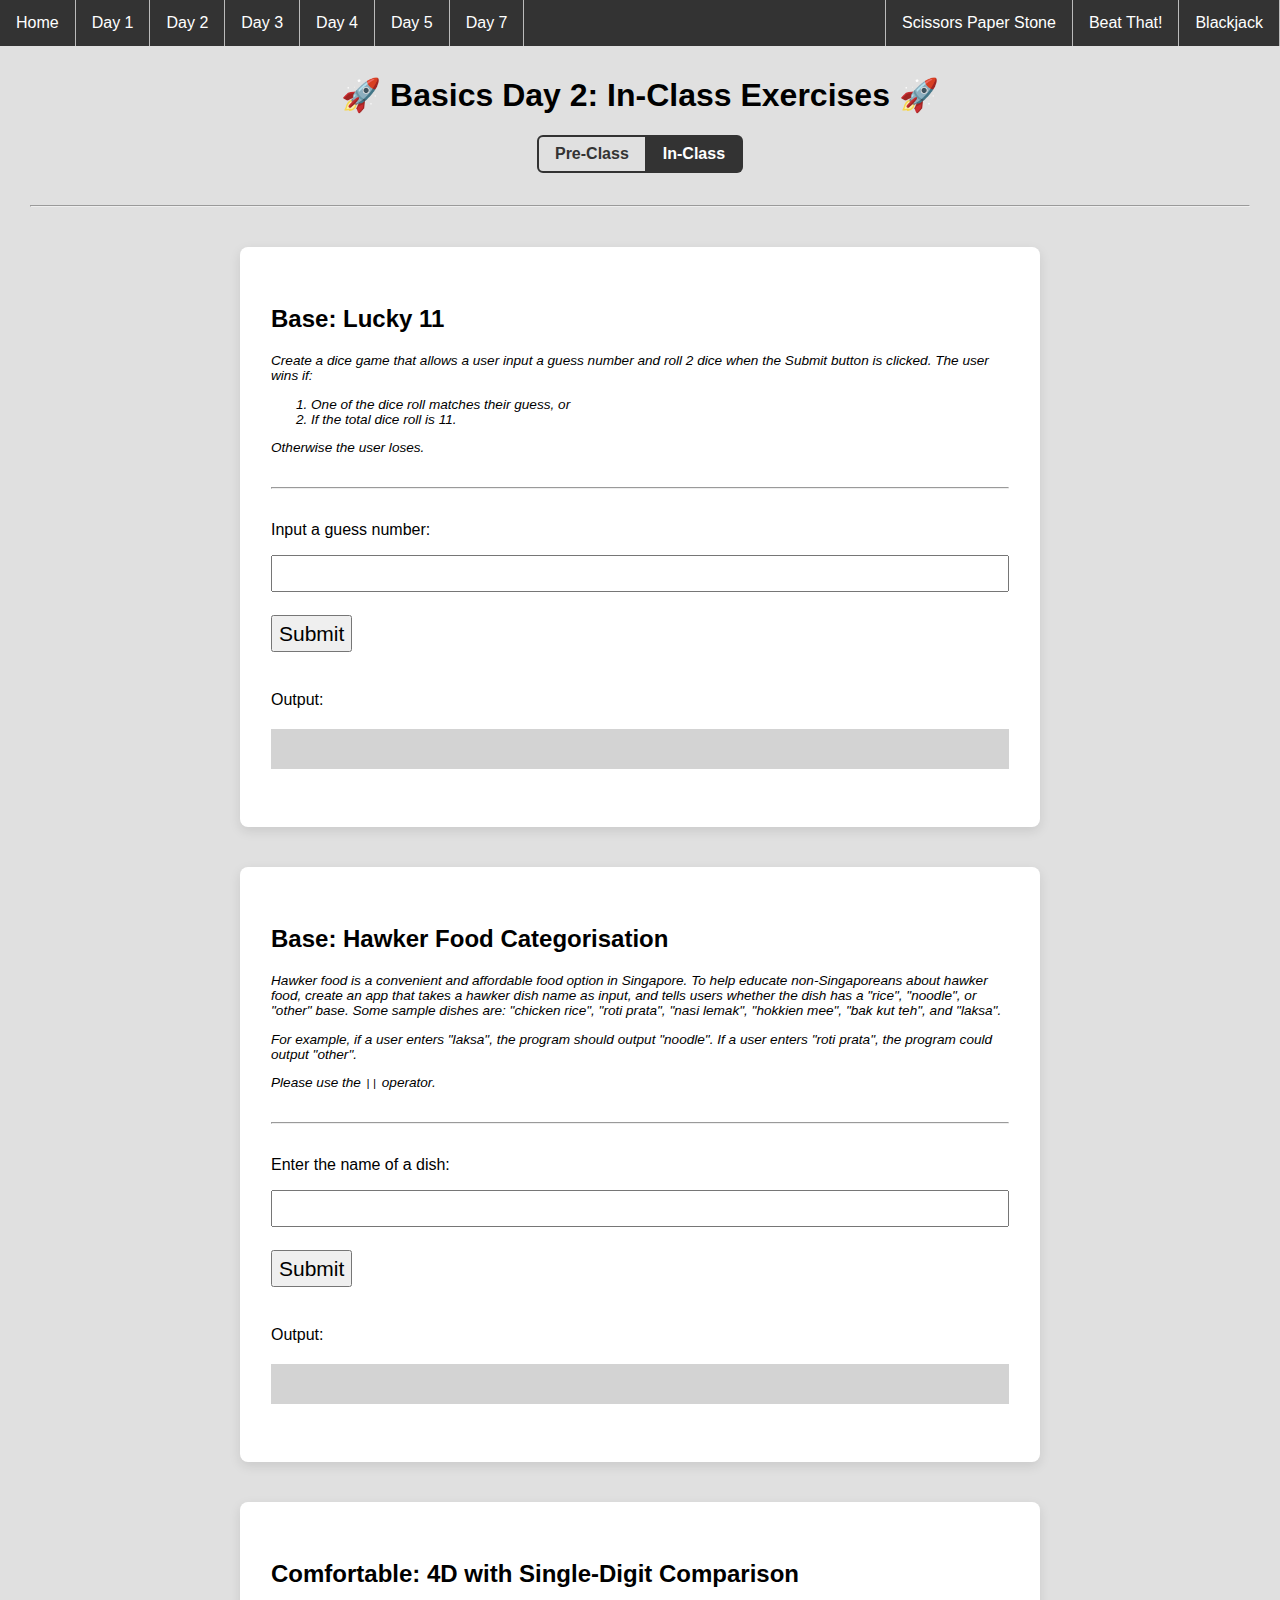
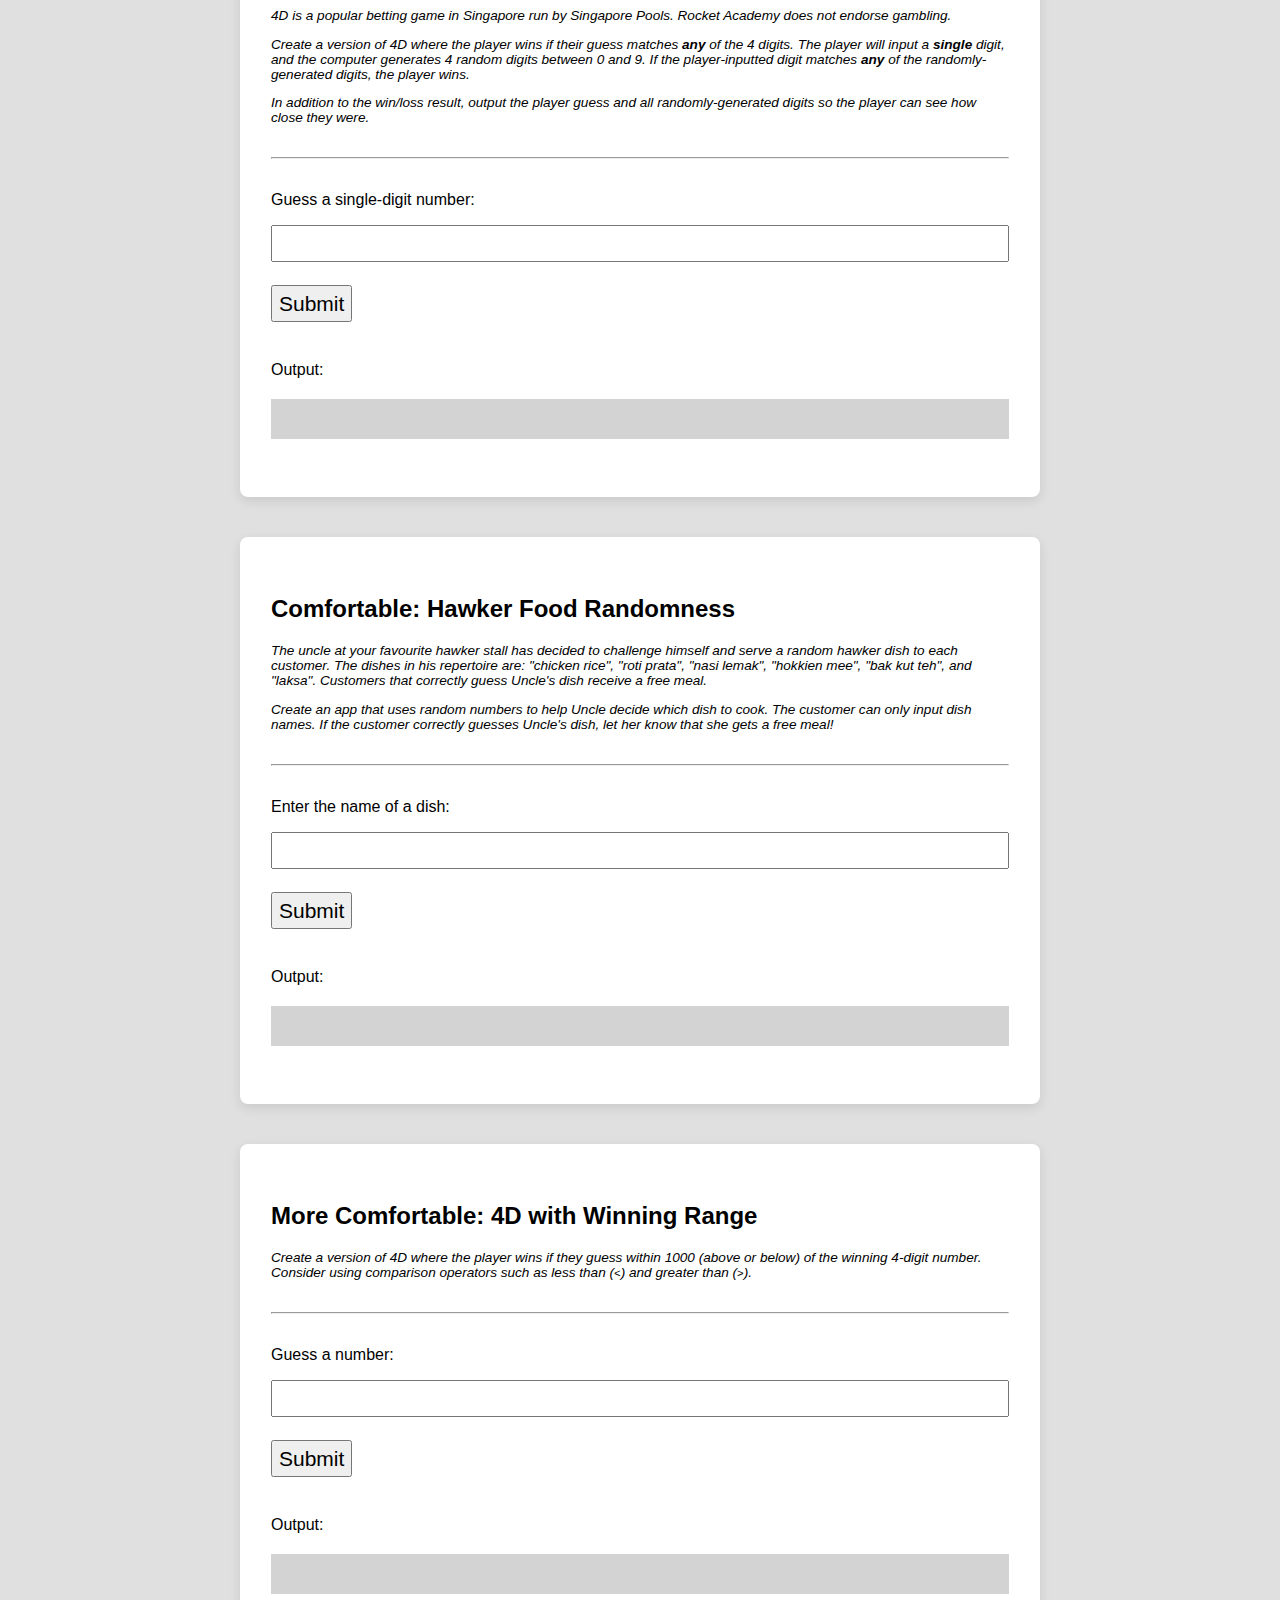
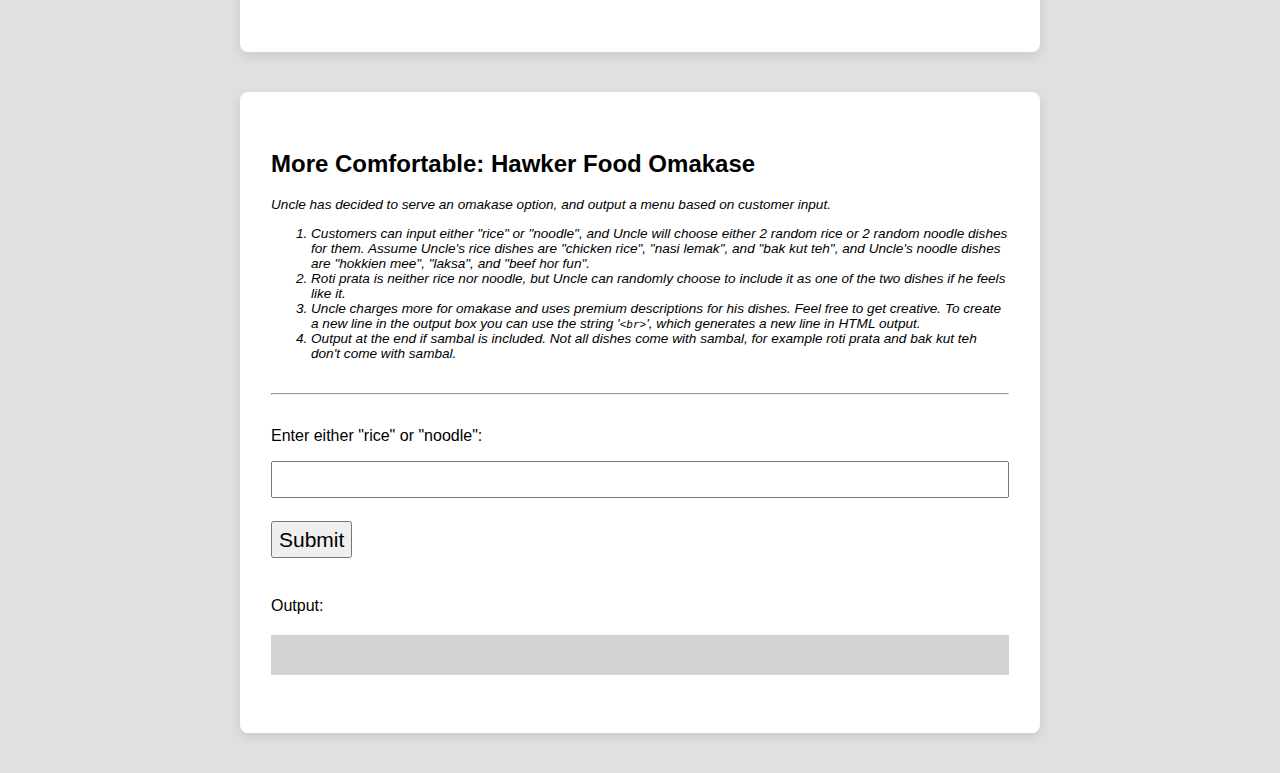
<file: day02-if-statements-boolean-operators/in-class/index.html>
<!--  All HTML files begin with the following line: -->
<!DOCTYPE html>
<!-- This indicates that the rest of the lines that follow are to be interpreted as HTML. It tells the browser about what document type to expect. -->

<!-- All text enclosed in angled brackets are known as HTML element tags. There are usually, but not always, starting and closing element "tags", each representing a HTML element.
The <html> element is known as the root element of a HTML page. All other elements are encased within it. -->
<html>
  <!-- The <head> element contains meta information about the HTML page, information that is not rendered or displayed by the browser -->
  <head>
    <!-- The meta tag defines meta information in the HTML document. In this case, we are defining the charset. UTF-8 allows us to use emojis in the CodeSandbox environment -->
    <meta charset="UTF-8" />
    <!-- The <title> element specifies a title for the HTML page (which is shown in the browser's title bar or in the page's tab) and is the default name given to a bookmark of a webpage. -->
    <title>Basics</title>
    <!-- The <link> element specifies a relationship between this HTML page and an external resource, namely the styles.css file here. For the syntax '../../' in '../../styles.css', we are referring to the styles.css file (in the main directory) found 2 folders above the current one. In this case, we are linking a stylesheet which is a CSS file containing information relating to the layout and style of the webpage. The syntax within the styles.css file is also referred to as CSS - Cascading Style Sheets. -->
    <link rel="stylesheet" href="../../styles.css" />
  </head>

  <!-- The <body> element defines the document's body, and is a container for all the visible contents that will be rendered by the browser.  -->
  <body>
    <!-- The <nav> tag semantically defines a set of navigation links. It doesn't have many properties different from a <div>, and exists purely for semantic naming. -->
    <nav>
      <!-- The <ul> tag represents an unordered list, where items in the list are rendered on a vertical bulleted list. While we are listing the days of the exercises on this navbar, we are positioning them horizontally without the bullets. This is done using CSS, and you can preview the syntax in styles.css (do a search for "nav ul"). -->
      <ul>
        <li>
          <!-- An <a> tag defines a hyperlink, linking one page to another. The page to link to will be added to the "href" property of the tag. -->
          <a href="../../index.html">Home</a>
        </li>
        <li>
          <!-- An <a> tag defines a hyperlink, linking one page to another. The page to link to will be added to the "href" property of the tag. -->
          <a
            href="../../day01-data-manipulation-and-functions/in-class/index.html"
            >Day 1</a
          >
        </li>
        <li>
          <a
            href="../../day02-if-statements-boolean-operators/in-class/index.html"
            >Day 2</a
          >
        </li>
        <li>
          <a href="../../day03-program-state/in-class/index.html">Day 3</a>
        </li>
        <li>
          <a href="../../day04-loops/in-class/index.html">Day 4</a>
        </li>
        <li>
          <a href="../../day05-mad-libs/in-class/index.html">Day 5</a>
        </li>
        <li>
          <a href="../../day07-moar-cards/in-class/index.html">Day 7</a>
        </li>
        <li class="project">
          <a href="../../project3-blackjack/index.html">Blackjack</a>
        </li>
        <li class="project">
          <a href="../../project2-beat-that/index.html">Beat That!</a>
        </li>
        <li class="project">
          <a href="../../project1-sps/index.html">Scissors Paper Stone</a>
        </li>
      </ul>
    </nav>
    <!-- The <h1> element defines a large heading. There are 6 pre-set header elements, <h1> to <h6> -->
    <h1 id="header">🚀 Basics Day 2: In-Class Exercises 🚀</h1>
    <div class="flex justify-content-center">
      <div class="button-group">
        <a href="../pre-class/index.html" class="button-group-button"
          >Pre-Class</a
        >
        <a href="../in-class/index.html" class="active button-group-button"
          >In-Class</a
        >
      </div>
    </div>
    <!-- The <hr> tag represents a horizontal rule. It is used if you want to add line dividers across your page. -->
    <hr />
    <!-- The <div> tag defines a division or a section in an HTML document, and is commonly use as a "container" for nested HTML elements. -->
    <div class="container">
      <h2>Base: Lucky 11</h2>
      <div class="instructions-text">
        <p>
          Create a dice game that allows a user input a guess number and roll 2
          dice when the Submit button is clicked. The user wins if:
        </p>
        <!-- The <ol> tag represents an ordered list, where items in the list can be ordered numerically. -->
        <ol>
          <!-- The <li> tag represents a list item, which has to be contained in an ordered list (<ol>) or an unordered list (<ul>). -->
          <li>One of the dice roll matches their guess, or</li>
          <li>If the total dice roll is 11.</li>
        </ol>
        <p>Otherwise the user loses.</p>
      </div>
      <!-- The <hr> tag represents a horizontal rule. It is used if you want to add line dividers across your page. -->
      <hr />
      <!-- The <p> tag defines a paragraph element. -->
      <p>Input a guess number:</p>
      <!-- The self-closing <input /> tag represents a field for a user to enter input. -->
      <input id="lucky-11-input-field" />
      <!-- The self-closing <br /> tag represents a line break - a line's worth of spacing before dispalying the next element. -->
      <br />
      <!-- The <button> tag represents.. you guessed it! a button. -->
      <button id="lucky-11-submit-button">Submit</button>
      <p>Output:</p>
      <div class="output-div" id="lucky-11-output-div"></div>
    </div>
    <!-- The <div> tag defines a division or a section in an HTML document, and is commonly use as a "container" for nested HTML elements. -->
    <div class="container">
      <h2>Base: Hawker Food Categorisation</h2>
      <div class="instructions-text">
        <p>
          Hawker food is a convenient and affordable food option in Singapore.
          To help educate non-Singaporeans about hawker food, create an app that
          takes a hawker dish name as input, and tells users whether the dish
          has a "rice", "noodle", or "other" base. Some sample dishes are:
          "chicken rice", "roti prata", "nasi lemak", "hokkien mee", "bak kut
          teh", and "laksa".
        </p>
        <p>
          For example, if a user enters "laksa", the program should output
          "noodle". If a user enters "roti prata", the program could output
          "other".
        </p>
        <p>Please use the <code>||</code> operator.</p>
      </div>
      <!-- The <hr> tag represents a horizontal rule. It is used if you want to add line dividers across your page. -->
      <hr />
      <!-- The <p> tag defines a paragraph element. -->
      <p>Enter the name of a dish:</p>
      <!-- The self-closing <input /> tag represents a field for a user to enter input. -->
      <input id="hawker-food-categorisation-input-field" />
      <!-- The self-closing <br /> tag represents a line break - a line's worth of spacing before dispalying the next element. -->
      <br />
      <!-- The <button> tag represents.. you guessed it! a button. -->
      <button id="hawker-food-categorisation-submit-button">Submit</button>
      <p>Output:</p>
      <div class="output-div" id="hawker-food-categorisation-output-div"></div>
    </div>
    <!-- The <div> tag defines a division or a section in an HTML document, and is commonly use as a "container" for nested HTML elements. -->
    <div class="container">
      <h2>Comfortable: 4D with Single-Digit Comparison</h2>
      <div class="instructions-text">
        <p>
          4D is a popular betting game in Singapore run by Singapore Pools.
          Rocket Academy does not endorse gambling.
        </p>
        <p>
          Create a version of 4D where the player wins if their guess matches
          <strong>any</strong> of the 4 digits. The player will input a
          <strong>single</strong> digit, and the computer generates 4 random
          digits between 0 and 9. If the player-inputted digit matches
          <strong>any</strong> of the randomly-generated digits, the player
          wins.
        </p>
        <p>
          In addition to the win/loss result, output the player guess and all
          randomly-generated digits so the player can see how close they were.
        </p>
      </div>
      <!-- The <hr> tag represents a horizontal rule. It is used if you want to add line dividers across your page. -->
      <hr />
      <!-- The <p> tag defines a paragraph element. -->
      <p>Guess a single-digit number:</p>
      <!-- The self-closing <input /> tag represents a field for a user to enter input. -->
      <input id="four-d-single-digit-input-field" />
      <!-- The self-closing <br /> tag represents a line break - a line's worth of spacing before dispalying the next element. -->
      <br />
      <!-- The <button> tag represents.. you guessed it! a button. -->
      <button id="four-d-single-digit-submit-button">Submit</button>
      <p>Output:</p>
      <div class="output-div" id="four-d-single-digit-output-div"></div>
    </div>
    <!-- The <div> tag defines a division or a section in an HTML document, and is commonly use as a "container" for nested HTML elements. -->
    <div class="container">
      <h2>Comfortable: Hawker Food Randomness</h2>
      <div class="instructions-text">
        <p>
          The uncle at your favourite hawker stall has decided to challenge
          himself and serve a random hawker dish to each customer. The dishes in
          his repertoire are: "chicken rice", "roti prata", "nasi lemak",
          "hokkien mee", "bak kut teh", and "laksa". Customers that correctly
          guess Uncle's dish receive a free meal.
        </p>
        <p>
          Create an app that uses random numbers to help Uncle decide which dish
          to cook. The customer can only input dish names. If the customer
          correctly guesses Uncle's dish, let her know that she gets a free
          meal!
        </p>
      </div>
      <!-- The <hr> tag represents a horizontal rule. It is used if you want to add line dividers across your page. -->
      <hr />
      <!-- The <p> tag defines a paragraph element. -->
      <p>Enter the name of a dish:</p>
      <!-- The self-closing <input /> tag represents a field for a user to enter input. -->
      <input id="hawker-food-randomness-input-field" />
      <!-- The self-closing <br /> tag represents a line break - a line's worth of spacing before dispalying the next element. -->
      <br />
      <!-- The <button> tag represents.. you guessed it! a button. -->
      <button id="hawker-food-randomness-submit-button">Submit</button>
      <p>Output:</p>
      <div class="output-div" id="hawker-food-randomness-output-div"></div>
    </div>
    <!-- The <div> tag defines a division or a section in an HTML document, and is commonly use as a "container" for nested HTML elements. -->
    <div class="container">
      <h2>More Comfortable: 4D with Winning Range</h2>
      <div class="instructions-text">
        <p>
          Create a version of 4D where the player wins if they guess within 1000
          (above or below) of the winning 4-digit number. Consider using
          comparison operators such as less than (<code>&lt;</code>) and greater
          than (<code>&gt;</code>).
        </p>
      </div>
      <!-- The <hr> tag represents a horizontal rule. It is used if you want to add line dividers across your page. -->
      <hr />
      <!-- The <p> tag defines a paragraph element. -->
      <p>Guess a number:</p>
      <!-- The self-closing <input /> tag represents a field for a user to enter input. -->
      <input id="four-d-winning-range-input-field" />
      <!-- The self-closing <br /> tag represents a line break - a line's worth of spacing before dispalying the next element. -->
      <br />
      <!-- The <button> tag represents.. you guessed it! a button. -->
      <button id="four-d-winning-range-submit-button">Submit</button>
      <p>Output:</p>
      <div class="output-div" id="four-d-winning-range-output-div"></div>
    </div>
    <!-- The <div> tag defines a division or a section in an HTML document, and is commonly use as a "container" for nested HTML elements. -->
    <div class="container">
      <h2>More Comfortable: Hawker Food Omakase</h2>
      <div class="instructions-text">
        <p>
          Uncle has decided to serve an omakase option, and output a menu based
          on customer input.
        </p>
        <!-- The <ol> tag represents an ordered list, where items in the list can be ordered numerically. -->
        <ol>
          <!-- The <li> tag represents a list item, which has to be contained in an ordered list (<ol>) or an unordered list (<ul>). -->
          <li>
            Customers can input either "rice" or "noodle", and Uncle will choose
            either 2 random rice or 2 random noodle dishes for them. Assume
            Uncle's rice dishes are "chicken rice", "nasi lemak", and "bak kut
            teh", and Uncle's noodle dishes are "hokkien mee", "laksa", and
            "beef hor fun".
          </li>
          <li>
            Roti prata is neither rice nor noodle, but Uncle can randomly choose
            to include it as one of the two dishes if he feels like it.
          </li>
          <li>
            Uncle charges more for omakase and uses premium descriptions for his
            dishes. Feel free to get creative. To create a new line in the
            output box you can use the string '<code>&lt;br&gt;</code>', which
            generates a new line in HTML output.
          </li>
          <li>
            Output at the end if sambal is included. Not all dishes come with
            sambal, for example roti prata and bak kut teh don't come with
            sambal.
          </li>
        </ol>
      </div>
      <!-- The <hr> tag represents a horizontal rule. It is used if you want to add line dividers across your page. -->
      <hr />
      <!-- The <p> tag defines a paragraph element. -->
      <p>Enter either "rice" or "noodle":</p>
      <!-- The self-closing <input /> tag represents a field for a user to enter input. -->
      <input id="hawker-food-omakase-input-field" />
      <!-- The self-closing <br /> tag represents a line break - a line's worth of spacing before dispalying the next element. -->
      <br />
      <!-- The <button> tag represents.. you guessed it! a button. -->
      <button id="hawker-food-omakase-submit-button">Submit</button>
      <p>Output:</p>
      <div class="output-div" id="hawker-food-omakase-output-div"></div>
    </div>
    <!-- Everything below this is incorporating JavaScript programming logic into the webpage. -->
    <!-- The script tag encloses JavaScript syntax for the browser to interpret programtically -->
    <!-- The following line imports all code written in the script.js file -->
    <script src="script.js"></script>
    <!-- Define button click functionality -->
    <script>
      // Declare and define variables that represents the Submit Button for each exercise
      var lucky11Button = document.querySelector("#lucky-11-submit-button");
      var hawkerFoodCategorisationButton = document.querySelector(
        "#hawker-food-categorisation-submit-button"
      );
      var fourDSingleDigitButton = document.querySelector(
        "#four-d-single-digit-submit-button"
      );
      var hawkerFoodRandomnessButton = document.querySelector(
        "#hawker-food-randomness-submit-button"
      );
      var fourDWinningRangeButton = document.querySelector(
        "#four-d-winning-range-submit-button"
      );
      var hawkerFoodOmakaseButton = document.querySelector(
        "#hawker-food-omakase-submit-button"
      );

      // When the submit button is clicked, access the text entered by the user in the corresponding input field for the exercise
      // And pass it as an input parameter to the various main function(s) as defined in script.js
      lucky11Button.addEventListener("click", function () {
        // Set result to input value
        var input = document.querySelector("#lucky-11-input-field");
        // Store the output of the main function in a new variable
        var result = lucky11Main(input.value);

        // Display result in output element
        var output = document.querySelector("#lucky-11-output-div");
        output.innerHTML = result;

        // Reset input value
        input.value = "";
      });

      hawkerFoodCategorisationButton.addEventListener("click", function () {
        // Set result to input value
        var input = document.querySelector(
          "#hawker-food-categorisation-input-field"
        );
        // Store the output of the main function in a new variable
        var result = hawkerFoodCategorisationMain(input.value);

        // Display result in output element
        var output = document.querySelector(
          "#hawker-food-categorisation-output-div"
        );
        output.innerHTML = result;

        // Reset input value
        input.value = "";
      });

      fourDSingleDigitButton.addEventListener("click", function () {
        // Set result to input value
        var input = document.querySelector("#four-d-single-digit-input-field");
        // Store the output of the main function in a new variable
        var result = fourDSingleDigitMain(input.value);

        // Display result in output element
        var output = document.querySelector("#four-d-single-digit-output-div");
        output.innerHTML = result;

        // Reset input value
        input.value = "";
      });

      hawkerFoodRandomnessButton.addEventListener("click", function () {
        // Set result to input value
        var input = document.querySelector(
          "#hawker-food-randomness-input-field"
        );
        // Store the output of the main function in a new variable
        var result = hawkerFoodRandomnessMain(input.value);

        // Display result in output element
        var output = document.querySelector(
          "#hawker-food-randomness-output-div"
        );
        output.innerHTML = result;

        // Reset input value
        input.value = "";
      });

      fourDWinningRangeButton.addEventListener("click", function () {
        // Set result to input value
        var input = document.querySelector("#four-d-winning-range-input-field");
        // Store the output of the main function in a new variable
        var result = fourDWinningRangeMain(input.value);

        // Display result in output element
        var output = document.querySelector("#four-d-winning-range-output-div");
        output.innerHTML = result;

        // Reset input value
        input.value = "";
      });

      hawkerFoodOmakaseButton.addEventListener("click", function () {
        // Set result to input value
        var input = document.querySelector("#hawker-food-omakase-input-field");
        // Store the output of the main function in a new variable
        var result = hawkerFoodOmakaseMain(input.value);

        // Display result in output element
        var output = document.querySelector("#hawker-food-omakase-output-div");
        output.innerHTML = result;

        // Reset input value
        input.value = "";
      });
    </script>
  </body>
</html>
</file>
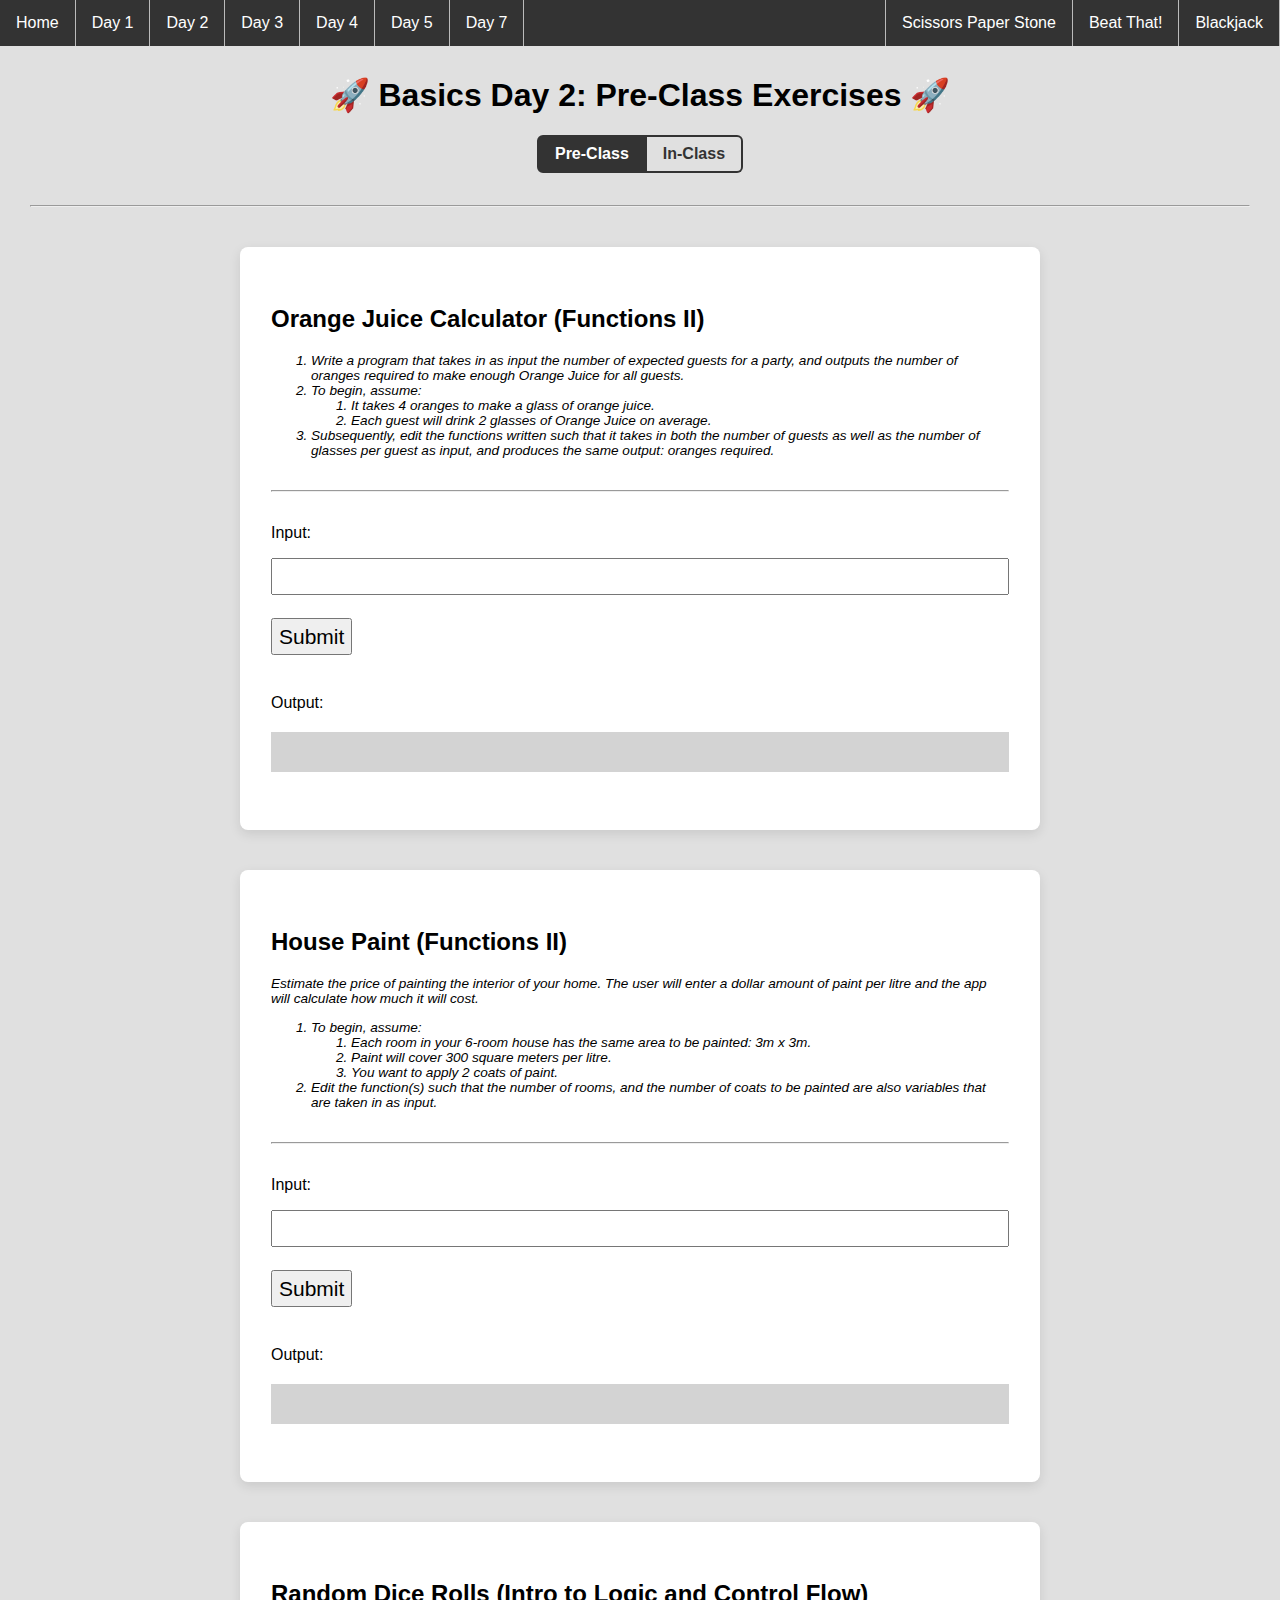
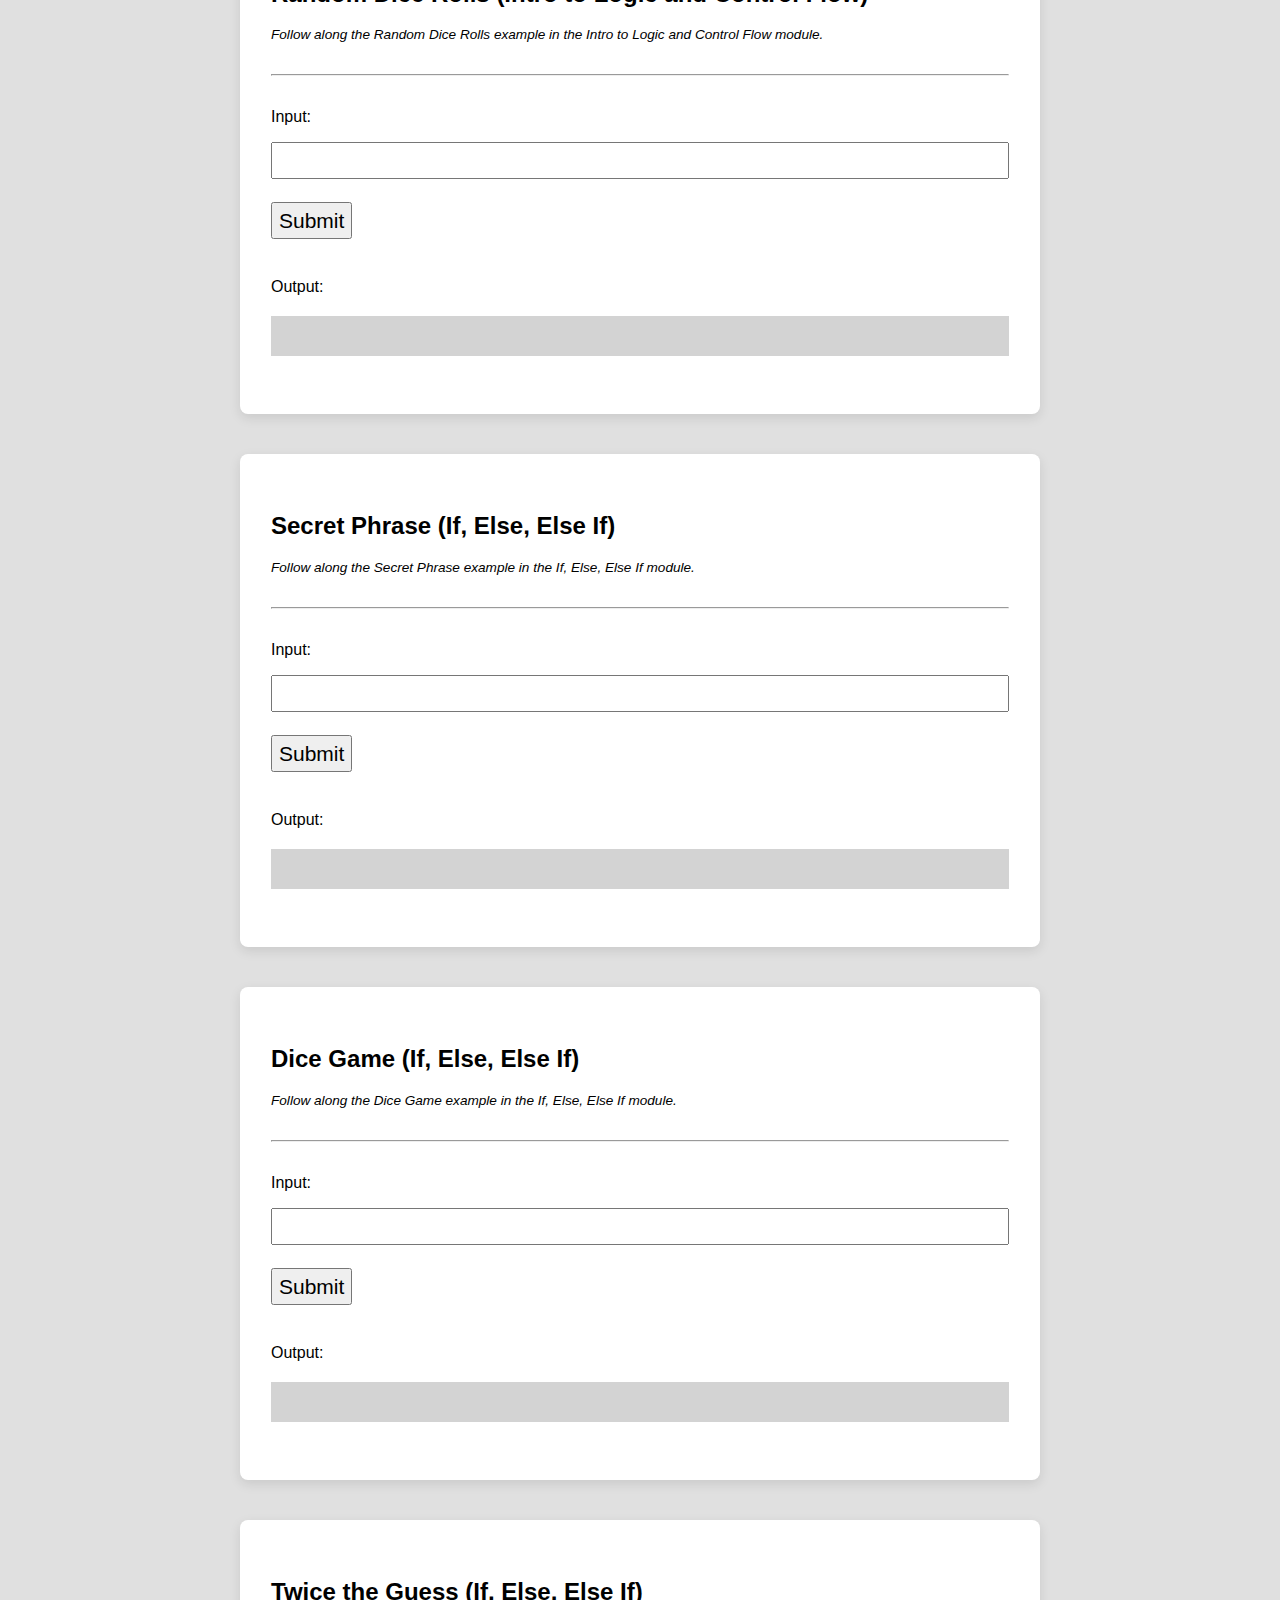
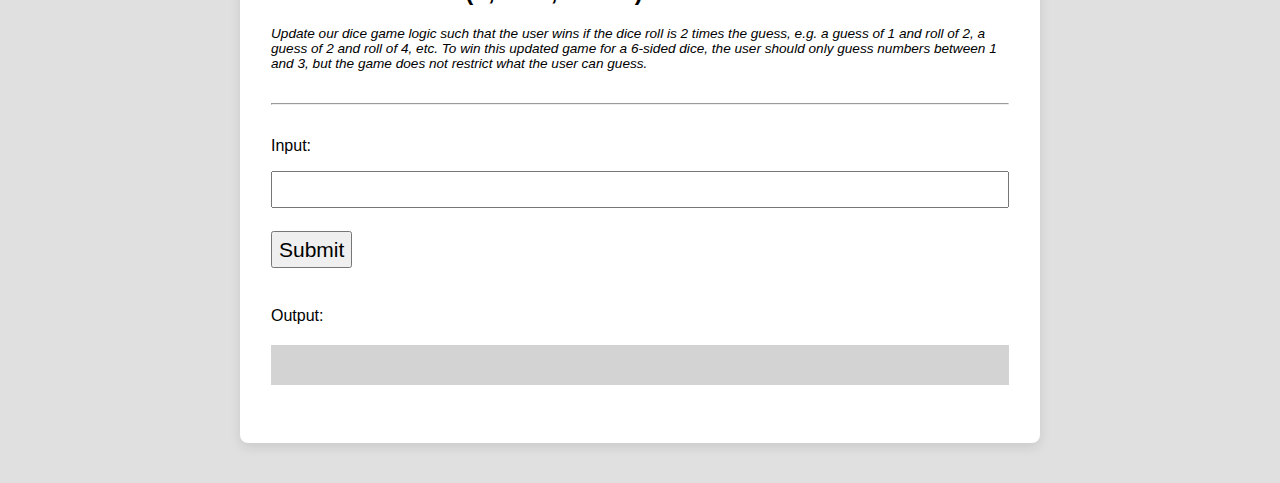
<file: day02-if-statements-boolean-operators/pre-class/index.html>
<!--  All HTML files begin with the following line: -->
<!DOCTYPE html>
<!-- This indicates that the rest of the lines that follow are to be interpreted as HTML. It tells the browser about what document type to expect. -->

<!-- All text enclosed in angled brackets are known as HTML element tags. There are usually, but not always, starting and closing element "tags", each representing a HTML element.
The <html> element is known as the root element of a HTML page. All other elements are encased within it. -->
<html>
  <!-- The <head> element contains meta information about the HTML page, information that is not rendered or displayed by the browser -->
  <head>
    <!-- The meta tag defines meta information in the HTML document. In this case, we are defining the charset. UTF-8 allows us to use emojis in the CodeSandbox environment -->
    <meta charset="UTF-8" />
    <!-- The <title> element specifies a title for the HTML page (which is shown in the browser's title bar or in the page's tab) and is the default name given to a bookmark of a webpage. -->
    <title>Basics</title>
    <!-- The <link> element specifies a relationship between this HTML page and an external resource, namely the styles.css file here. For the syntax '../../' in '../../styles.css', we are referring to the styles.css file (in the main directory) found 2 folders above the current one. In this case, we are linking a stylesheet which is a CSS file containing information relating to the layout and style of the webpage. The syntax within the styles.css file is also referred to as CSS - Cascading Style Sheets. -->
    <link rel="stylesheet" href="../../styles.css" />
  </head>

  <!-- The <body> element defines the document's body, and is a container for all the visible contents that will be rendered by the browser.  -->
  <body>
    <!-- The <nav> tag semantically defines a set of navigation links. It doesn't have many properties different from a <div>, and exists purely for semantic naming. -->
    <nav>
      <!-- The <ul> tag represents an unordered list, where items in the list are rendered on a vertical bulleted list. While we are listing the days of the exercises on this navbar, we are positioning them horizontally without the bullets. This is done using CSS, and you can preview the syntax in styles.css (do a search for "nav ul"). -->
      <ul>
        <li>
          <!-- An <a> tag defines a hyperlink, linking one page to another. The page to link to will be added to the "href" property of the tag. -->
          <a href="../../index.html">Home</a>
        </li>
        <li>
          <!-- An <a> tag defines a hyperlink, linking one page to another. The page to link to will be added to the "href" property of the tag. -->
          <a
            href="../../day01-data-manipulation-and-functions/in-class/index.html"
            >Day 1</a
          >
        </li>
        <li>
          <a
            href="../../day02-if-statements-boolean-operators/in-class/index.html"
            >Day 2</a
          >
        </li>
        <li>
          <a href="../../day03-program-state/in-class/index.html">Day 3</a>
        </li>
        <li>
          <a href="../../day04-loops/in-class/index.html">Day 4</a>
        </li>
        <li>
          <a href="../../day05-mad-libs/in-class/index.html">Day 5</a>
        </li>
        <li>
          <a href="../../day07-moar-cards/in-class/index.html">Day 7</a>
        </li>
        <li class="project">
          <a href="../../project3-blackjack/index.html">Blackjack</a>
        </li>
        <li class="project">
          <a href="../../project2-beat-that/index.html">Beat That!</a>
        </li>
        <li class="project">
          <a href="../../project1-sps/index.html">Scissors Paper Stone</a>
        </li>
      </ul>
    </nav>
    <!-- The <h1> element defines a large heading. There are 6 pre-set header elements, <h1> to <h6> -->
    <h1 id="header">🚀 Basics Day 2: Pre-Class Exercises 🚀</h1>
    <div class="flex justify-content-center">
      <div class="button-group">
        <a href="../pre-class/index.html" class="active button-group-button"
          >Pre-Class</a
        >
        <a href="../in-class/index.html" class="button-group-button"
          >In-Class</a
        >
      </div>
    </div>
    <!-- The <hr> tag represents a horizontal rule. It is used if you want to add line dividers across your page. -->
    <hr />
    <!-- The <div> tag defines a division or a section in an HTML document, and is commonly use as a "container" for nested HTML elements. -->
    <div class="container">
      <h2>Orange Juice Calculator (Functions II)</h2>
      <div class="instructions-text">
        <!-- The <ol> tag represents an ordered list, where items in the list can be ordered numerically. -->
        <ol>
          <!-- The <li> tag represents a list item, which has to be contained in an ordered list (<ol>) or an unordered list (<ul>). -->
          <li>
            Write a program that takes in as input the number of expected guests
            for a party, and outputs the number of oranges required to make
            enough Orange Juice for all guests.
          </li>
          <li>
            To begin, assume:
            <ol>
              <li>It takes 4 oranges to make a glass of orange juice.</li>
              <li>
                Each guest will drink 2 glasses of Orange Juice on average.
              </li>
            </ol>
          </li>
          <li>
            Subsequently, edit the functions written such that it takes in both
            the number of guests as well as the number of glasses per guest as
            input, and produces the same output: oranges required.
          </li>
        </ol>
      </div>
      <!-- The <hr> tag represents a horizontal rule. It is used if you want to add line dividers across your page. -->
      <hr />
      <!-- The <p> tag defines a paragraph element. -->
      <p>Input:</p>
      <!-- The self-closing <input /> tag represents a field for a user to enter input. -->
      <input id="orange-juice-input-field" />
      <!-- The self-closing <br /> tag represents a line break - a line's worth of spacing before dispalying the next element. -->
      <br />
      <!-- The <button> tag represents.. you guessed it! a button. -->
      <button id="orange-juice-submit-button">Submit</button>
      <p>Output:</p>
      <div class="output-div" id="orange-juice-output-div"></div>
    </div>
    <!-- The <div> tag defines a division or a section in an HTML document, and is commonly use as a "container" for nested HTML elements. -->
    <div class="container">
      <h2>House Paint (Functions II)</h2>
      <div class="instructions-text">
        <p>
          Estimate the price of painting the interior of your home. The user
          will enter a dollar amount of paint per litre and the app will
          calculate how much it will cost.
        </p>
        <!-- The <ol> tag represents an ordered list, where items in the list can be ordered numerically. -->
        <ol>
          <!-- The <li> tag represents a list item, which has to be contained in an ordered list (<ol>) or an unordered list (<ul>). -->
          <li>
            To begin, assume:
            <ol>
              <li>
                Each room in your 6-room house has the same area to be painted:
                3m x 3m.
              </li>
              <li>Paint will cover 300 square meters per litre.</li>
              <li>You want to apply 2 coats of paint.</li>
            </ol>
          </li>
          <li>
            Edit the function(s) such that the number of rooms, and the number
            of coats to be painted are also variables that are taken in as
            input.
          </li>
        </ol>
      </div>
      <!-- The <hr> tag represents a horizontal rule. It is used if you want to add line dividers across your page. -->
      <hr />
      <!-- The <p> tag defines a paragraph element. -->
      <p>Input:</p>
      <!-- The self-closing <input /> tag represents a field for a user to enter input. -->
      <input id="paint-input-field" />
      <!-- The self-closing <br /> tag represents a line break - a line's worth of spacing before dispalying the next element. -->
      <br />
      <!-- The <button> tag represents.. you guessed it! a button. -->
      <button id="paint-submit-button">Submit</button>
      <p>Output:</p>
      <div class="output-div" id="paint-output-div"></div>
    </div>
    <!-- The <div> tag defines a division or a section in an HTML document, and is commonly use as a "container" for nested HTML elements. -->
    <div class="container">
      <h2>Random Dice Rolls (Intro to Logic and Control Flow)</h2>
      <div class="instructions-text">
        <p>
          Follow along the Random Dice Rolls example in the Intro to Logic and
          Control Flow module.
        </p>
      </div>
      <!-- The <hr> tag represents a horizontal rule. It is used if you want to add line dividers across your page. -->
      <hr />
      <!-- The <p> tag defines a paragraph element. -->
      <p>Input:</p>
      <!-- The self-closing <input /> tag represents a field for a user to enter input. -->
      <input id="random-dice-input-field" />
      <!-- The self-closing <br /> tag represents a line break - a line's worth of spacing before dispalying the next element. -->
      <br />
      <!-- The <button> tag represents.. you guessed it! a button. -->
      <button id="random-dice-submit-button">Submit</button>
      <p>Output:</p>
      <div class="output-div" id="random-dice-output-div"></div>
    </div>
    <!-- The <div> tag defines a division or a section in an HTML document, and is commonly use as a "container" for nested HTML elements. -->
    <div class="container">
      <h2>Secret Phrase (If, Else, Else If)</h2>
      <div class="instructions-text">
        <p>
          Follow along the Secret Phrase example in the If, Else, Else If
          module.
        </p>
      </div>
      <!-- The <hr> tag represents a horizontal rule. It is used if you want to add line dividers across your page. -->
      <hr />
      <!-- The <p> tag defines a paragraph element. -->
      <p>Input:</p>
      <!-- The self-closing <input /> tag represents a field for a user to enter input. -->
      <input id="secret-phrase-input-field" />
      <!-- The self-closing <br /> tag represents a line break - a line's worth of spacing before dispalying the next element. -->
      <br />
      <!-- The <button> tag represents.. you guessed it! a button. -->
      <button id="secret-phrase-submit-button">Submit</button>
      <p>Output:</p>
      <div class="output-div" id="secret-phrase-output-div"></div>
    </div>
    <!-- The <div> tag defines a division or a section in an HTML document, and is commonly use as a "container" for nested HTML elements. -->
    <div class="container">
      <h2>Dice Game (If, Else, Else If)</h2>
      <div class="instructions-text">
        <p>
          Follow along the Dice Game example in the If, Else, Else If module.
        </p>
      </div>
      <!-- The <hr> tag represents a horizontal rule. It is used if you want to add line dividers across your page. -->
      <hr />
      <!-- The <p> tag defines a paragraph element. -->
      <p>Input:</p>
      <!-- The self-closing <input /> tag represents a field for a user to enter input. -->
      <input id="dice-game-input-field" />
      <!-- The self-closing <br /> tag represents a line break - a line's worth of spacing before dispalying the next element. -->
      <br />
      <!-- The <button> tag represents.. you guessed it! a button. -->
      <button id="dice-game-submit-button">Submit</button>
      <p>Output:</p>
      <div class="output-div" id="dice-game-output-div"></div>
    </div>
    <!-- The <div> tag defines a division or a section in an HTML document, and is commonly use as a "container" for nested HTML elements. -->
    <div class="container">
      <h2>Twice the Guess (If, Else, Else If)</h2>
      <div class="instructions-text">
        <p>
          Update our dice game logic such that the user wins if the dice roll is
          2 times the guess, e.g. a guess of 1 and roll of 2, a guess of 2 and
          roll of 4, etc. To win this updated game for a 6-sided dice, the user
          should only guess numbers between 1 and 3, but the game does not
          restrict what the user can guess.
        </p>
      </div>
      <!-- The <hr> tag represents a horizontal rule. It is used if you want to add line dividers across your page. -->
      <hr />
      <!-- The <p> tag defines a paragraph element. -->
      <p>Input:</p>
      <!-- The self-closing <input /> tag represents a field for a user to enter input. -->
      <input id="twice-guess-input-field" />
      <!-- The self-closing <br /> tag represents a line break - a line's worth of spacing before dispalying the next element. -->
      <br />
      <!-- The <button> tag represents.. you guessed it! a button. -->
      <button id="twice-guess-submit-button">Submit</button>
      <p>Output:</p>
      <div class="output-div" id="twice-guess-output-div"></div>
    </div>
    <!-- Everything below this is incorporating JavaScript programming logic into the webpage. -->
    <!-- The script tag encloses JavaScript syntax for the browser to interpret programtically -->
    <!-- The following line imports all code written in the script.js file -->
    <script src="script.js"></script>
    <!-- Define button click functionality -->
    <script>
      // Declare and define variables that represents the Submit Button for each exercise
      var orangeJuiceButton = document.querySelector(
        "#orange-juice-submit-button"
      );
      var paintButton = document.querySelector("#paint-submit-button");
      var randomDiceButton = document.querySelector(
        "#random-dice-submit-button"
      );
      var secretPhraseButton = document.querySelector(
        "#secret-phrase-submit-button"
      );
      var diceGameButton = document.querySelector("#dice-game-submit-button");
      var twiceGuessButton = document.querySelector(
        "#twice-guess-submit-button"
      );

      // When the submit button is clicked, access the text entered by the user in the input field
      // And pass it as an input parameter to the main function as defined in script.js
      orangeJuiceButton.addEventListener("click", function () {
        // Set result to input value
        var input = document.querySelector("#orange-juice-input-field");
        // Store the output of the main function in a new variable
        var result = orangeJuiceMain(input.value);

        // Display result in output element
        var output = document.querySelector("#orange-juice-output-div");
        output.innerHTML = result;

        // Reset input value
        input.value = "";
      });

      paintButton.addEventListener("click", function () {
        // Set result to input value
        var input = document.querySelector("#paint-input-field");
        // Store the output of the main function in a new variable
        var result = paintMain(input.value);

        // Display result in output element
        var output = document.querySelector("#paint-output-div");
        output.innerHTML = result;

        // Reset input value
        input.value = "";
      });

      randomDiceButton.addEventListener("click", function () {
        // Set result to input value
        var input = document.querySelector("#random-dice-input-field");
        // Store the output of the main function in a new variable
        var result = randomDiceMain(input.value);

        // Display result in output element
        var output = document.querySelector("#random-dice-output-div");
        output.innerHTML = result;

        // Reset input value
        input.value = "";
      });

      secretPhraseButton.addEventListener("click", function () {
        // Set result to input value
        var input = document.querySelector("#secret-phrase-input-field");
        // Store the output of the main function in a new variable
        var result = secretPhraseMain(input.value);

        // Display result in output element
        var output = document.querySelector("#secret-phrase-output-div");
        output.innerHTML = result;

        // Reset input value
        input.value = "";
      });

      diceGameButton.addEventListener("click", function () {
        // Set result to input value
        var input = document.querySelector("#dice-game-input-field");
        // Store the output of the main function in a new variable
        var result = diceGameMain(input.value);

        // Display result in output element
        var output = document.querySelector("#dice-game-output-div");
        output.innerHTML = result;

        // Reset input value
        input.value = "";
      });

      twiceGuessButton.addEventListener("click", function () {
        // Set result to input value
        var input = document.querySelector("#twice-guess-input-field");
        // Store the output of the main function in a new variable
        var result = twiceGuessMain(input.value);

        // Display result in output element
        var output = document.querySelector("#twice-guess-output-div");
        output.innerHTML = result;

        // Reset input value
        input.value = "";
      });
    </script>
  </body>
</html>
</file>
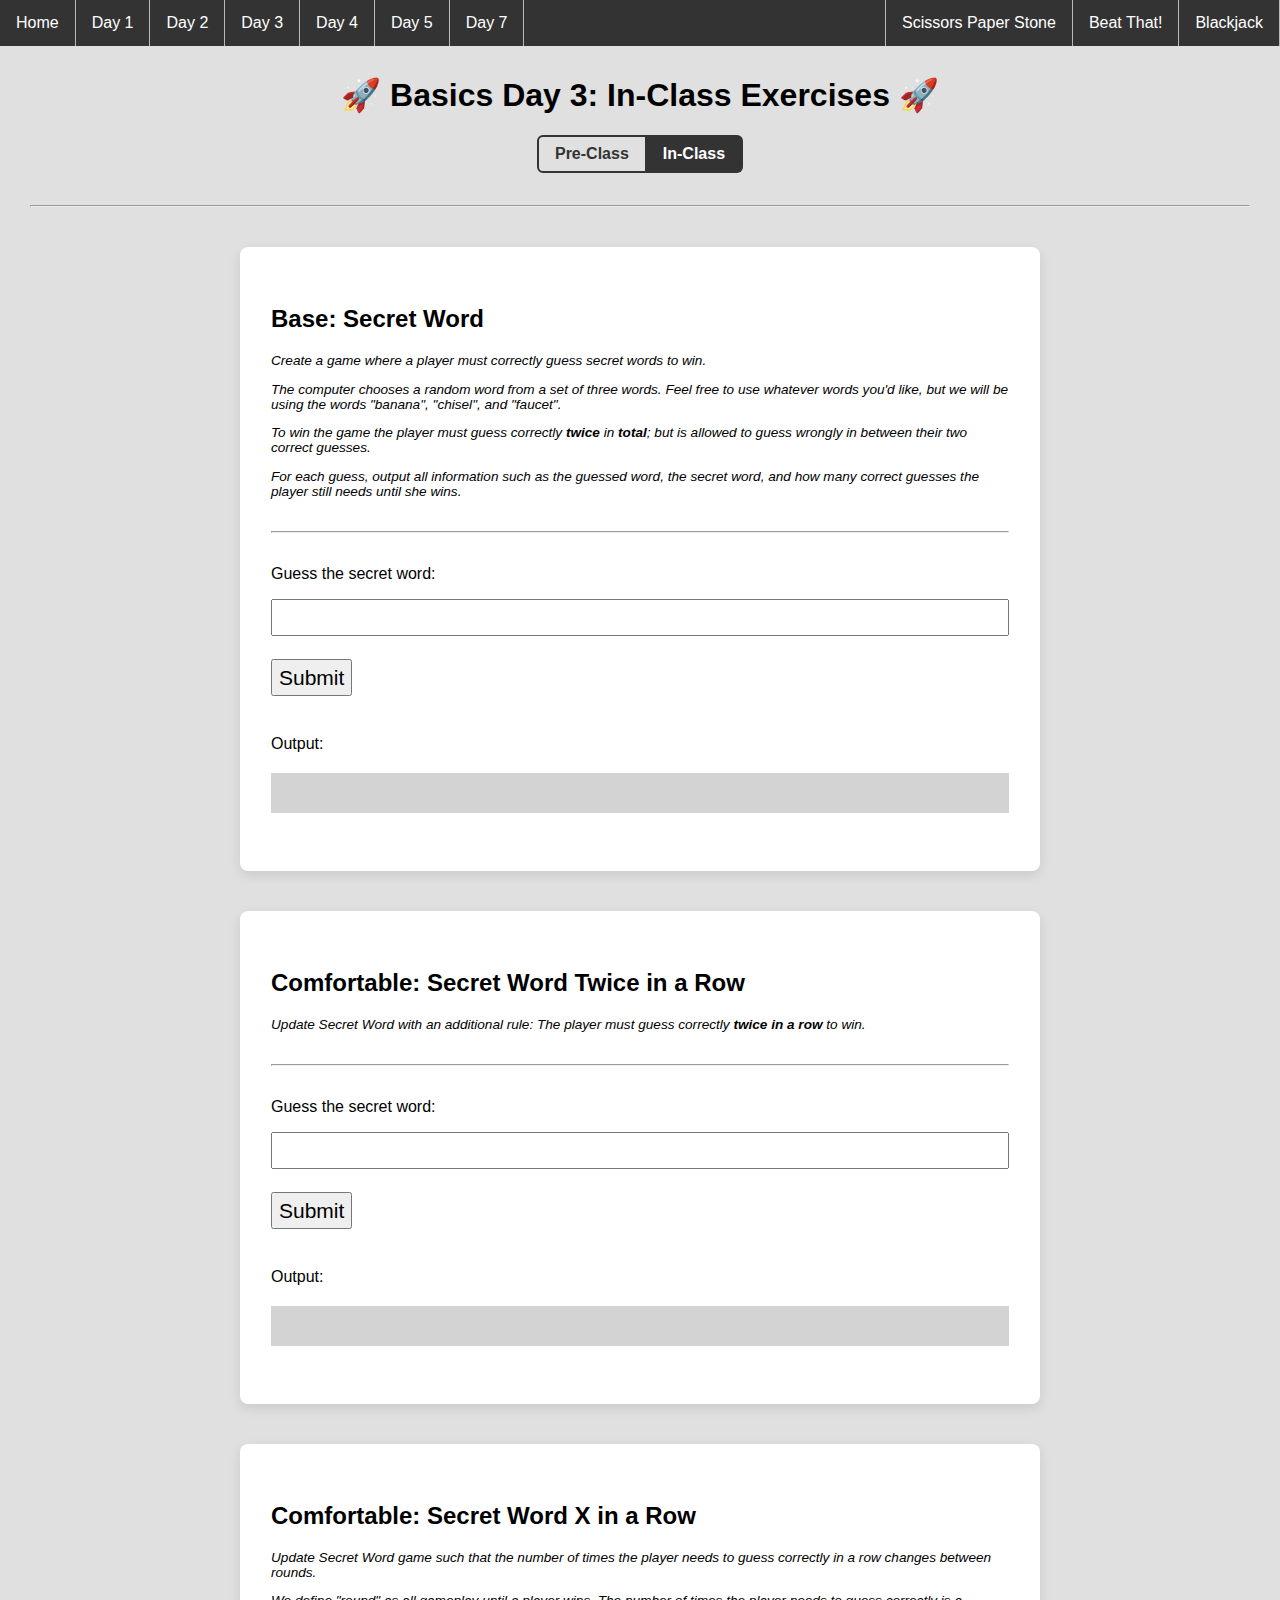
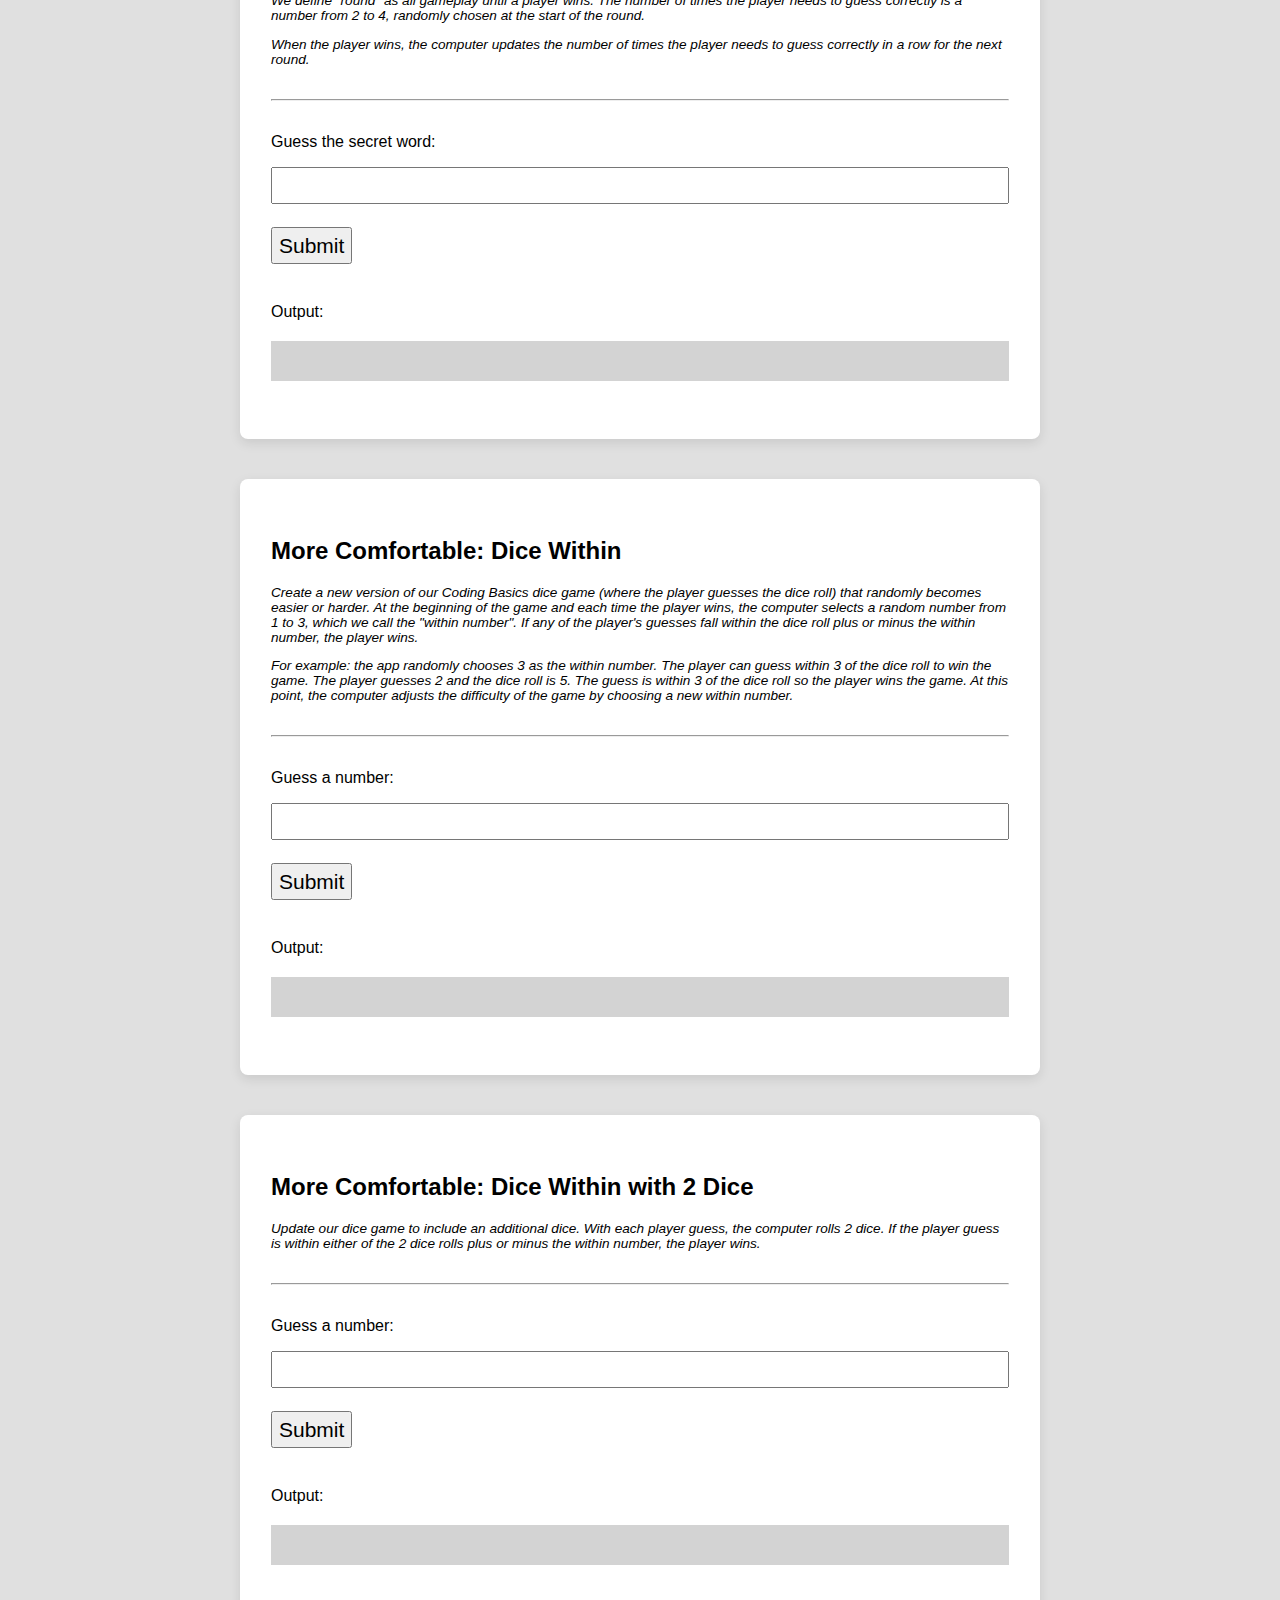
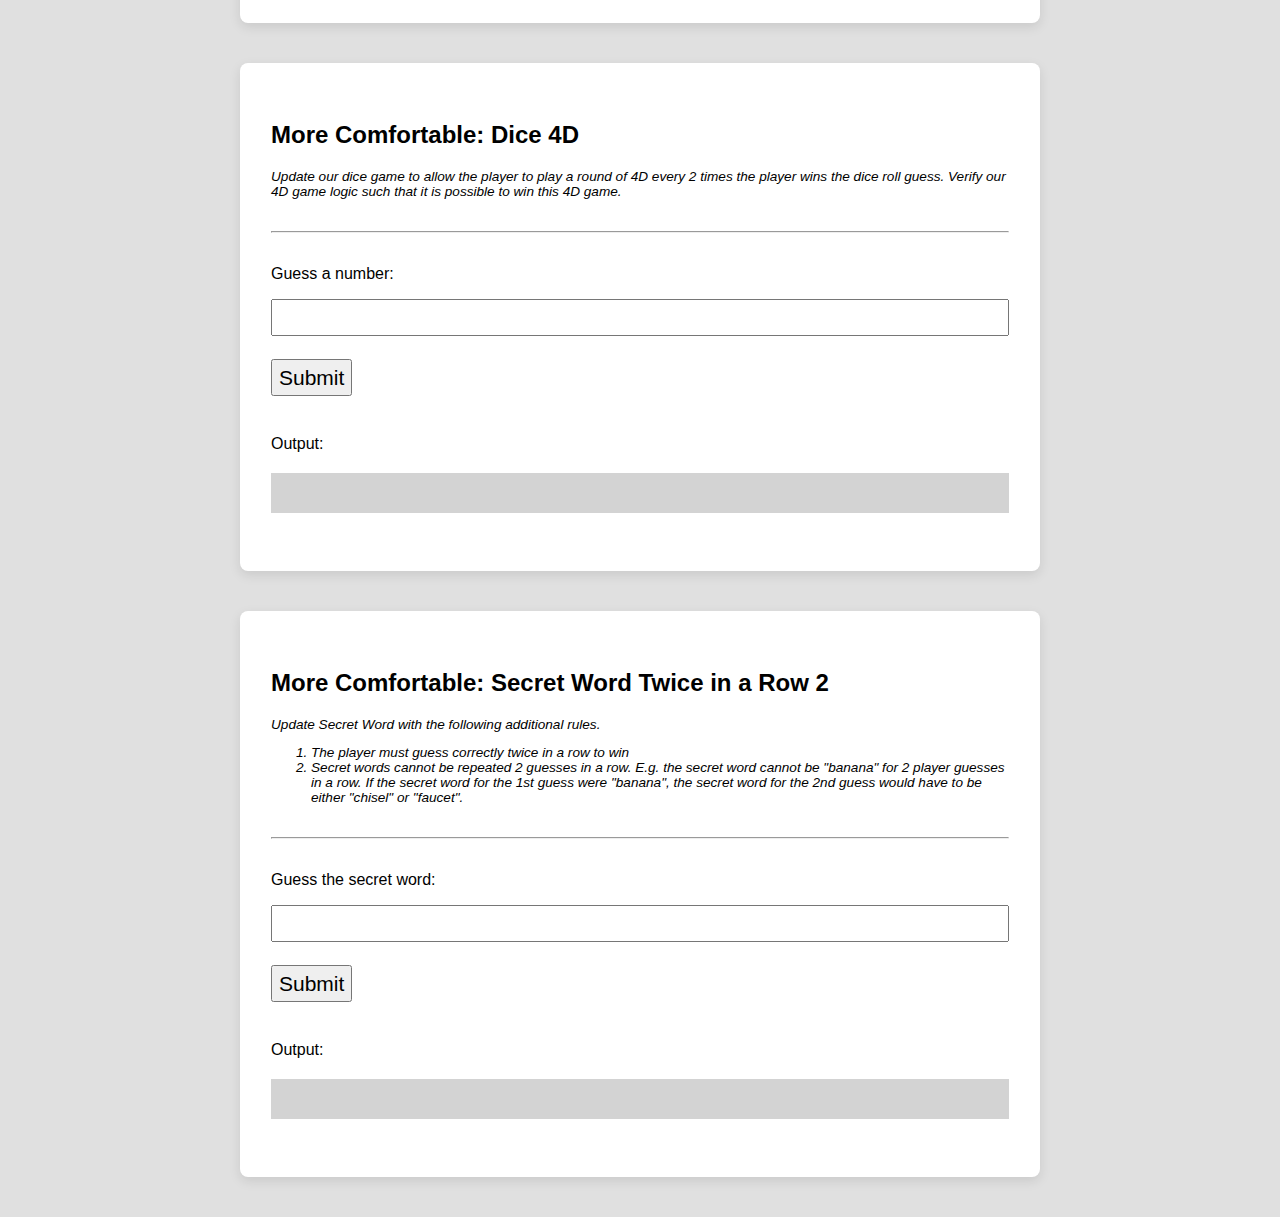
<file: day03-program-state/in-class/index.html>
<!--  All HTML files begin with the following line: -->
<!DOCTYPE html>
<!-- This indicates that the rest of the lines that follow are to be interpreted as HTML. It tells the browser about what document type to expect. -->

<!-- All text enclosed in angled brackets are known as HTML element tags. There are usually, but not always, starting and closing element "tags", each representing a HTML element.
The <html> element is known as the root element of a HTML page. All other elements are encased within it. -->
<html>
  <!-- The <head> element contains meta information about the HTML page, information that is not rendered or displayed by the browser -->
  <head>
    <!-- The meta tag defines meta information in the HTML document. In this case, we are defining the charset. UTF-8 allows us to use emojis in the CodeSandbox environment -->
    <meta charset="UTF-8" />
    <!-- The <title> element specifies a title for the HTML page (which is shown in the browser's title bar or in the page's tab) and is the default name given to a bookmark of a webpage. -->
    <title>Basics</title>
    <!-- The <link> element specifies a relationship between this HTML page and an external resource, namely the styles.css file here. For the syntax '../../' in '../../styles.css', we are referring to the styles.css file (in the main directory) found 2 folders above the current one. In this case, we are linking a stylesheet which is a CSS file containing information relating to the layout and style of the webpage. The syntax within the styles.css file is also referred to as CSS - Cascading Style Sheets. -->
    <link rel="stylesheet" href="../../styles.css" />
  </head>

  <!-- The <body> element defines the document's body, and is a container for all the visible contents that will be rendered by the browser.  -->
  <body>
    <!-- The <nav> tag semantically defines a set of navigation links. It doesn't have many properties different from a <div>, and exists purely for semantic naming. -->
    <nav>
      <!-- The <ul> tag represents an unordered list, where items in the list are rendered on a vertical bulleted list. While we are listing the days of the exercises on this navbar, we are positioning them horizontally without the bullets. This is done using CSS, and you can preview the syntax in styles.css (do a search for "nav ul"). -->
      <ul>
        <li>
          <!-- An <a> tag defines a hyperlink, linking one page to another. The page to link to will be added to the "href" property of the tag. -->
          <a href="../../index.html">Home</a>
        </li>
        <li>
          <!-- An <a> tag defines a hyperlink, linking one page to another. The page to link to will be added to the "href" property of the tag. -->
          <a
            href="../../day01-data-manipulation-and-functions/in-class/index.html"
            >Day 1</a
          >
        </li>
        <li>
          <a
            href="../../day02-if-statements-boolean-operators/in-class/index.html"
            >Day 2</a
          >
        </li>
        <li>
          <a href="../../day03-program-state/in-class/index.html">Day 3</a>
        </li>
        <li>
          <a href="../../day04-loops/in-class/index.html">Day 4</a>
        </li>
        <li>
          <a href="../../day05-mad-libs/in-class/index.html">Day 5</a>
        </li>
        <li>
          <a href="../../day07-moar-cards/in-class/index.html">Day 7</a>
        </li>
        <li class="project">
          <a href="../../project3-blackjack/index.html">Blackjack</a>
        </li>
        <li class="project">
          <a href="../../project2-beat-that/index.html">Beat That!</a>
        </li>
        <li class="project">
          <a href="../../project1-sps/index.html">Scissors Paper Stone</a>
        </li>
      </ul>
    </nav>
    <!-- The <h1> element defines a large heading. There are 6 pre-set header elements, <h1> to <h6> -->
    <h1 id="header">🚀 Basics Day 3: In-Class Exercises 🚀</h1>
    <div class="flex justify-content-center">
      <div class="button-group">
        <a href="../pre-class/index.html" class="button-group-button"
          >Pre-Class</a
        >
        <a href="../in-class/index.html" class="active button-group-button"
          >In-Class</a
        >
      </div>
    </div>
    <!-- The <hr> tag represents a horizontal rule. It is used if you want to add line dividers across your page. -->
    <hr />
    <!-- The <div> tag defines a division or a section in an HTML document, and is commonly use as a "container" for nested HTML elements. -->
    <div class="container">
      <h2>Base: Secret Word</h2>
      <div class="instructions-text">
        <p>
          Create a game where a player must correctly guess secret words to win.
        </p>
        <p>
          The computer chooses a random word from a set of three words. Feel
          free to use whatever words you'd like, but we will be using the words
          "banana", "chisel", and "faucet".
        </p>
        <p>
          To win the game the player must guess correctly
          <strong>twice</strong> in <strong>total</strong>; but is allowed to
          guess wrongly in between their two correct guesses.
        </p>
        <p>
          For each guess, output all information such as the guessed word, the
          secret word, and how many correct guesses the player still needs until
          she wins.
        </p>
      </div>
      <!-- The <hr> tag represents a horizontal rule. It is used if you want to add line dividers across your page. -->
      <hr />
      <!-- The <p> tag defines a paragraph element. -->
      <p>Guess the secret word:</p>
      <!-- The self-closing <input /> tag represents a field for a user to enter input. -->
      <input id="secret-word-base-input-field" />
      <!-- The self-closing <br /> tag represents a line break - a line's worth of spacing before dispalying the next element. -->
      <br />
      <!-- The <button> tag represents.. you guessed it! a button. -->
      <button id="secret-word-base-submit-button">Submit</button>
      <p>Output:</p>
      <div class="output-div" id="secret-word-base-output-div"></div>
    </div>
    <!-- The <div> tag defines a division or a section in an HTML document, and is commonly use as a "container" for nested HTML elements. -->
    <div class="container">
      <h2>Comfortable: Secret Word Twice in a Row</h2>
      <div class="instructions-text">
        <p>
          Update Secret Word with an additional rule: The player must guess
          correctly <strong>twice in a row</strong> to win.
        </p>
      </div>
      <!-- The <hr> tag represents a horizontal rule. It is used if you want to add line dividers across your page. -->
      <hr />
      <!-- The <p> tag defines a paragraph element. -->
      <p>Guess the secret word:</p>
      <!-- The self-closing <input /> tag represents a field for a user to enter input. -->
      <input id="secret-word-twice-row-input-field" />
      <!-- The self-closing <br /> tag represents a line break - a line's worth of spacing before dispalying the next element. -->
      <br />
      <!-- The <button> tag represents.. you guessed it! a button. -->
      <button id="secret-word-twice-row-submit-button">Submit</button>
      <p>Output:</p>
      <div class="output-div" id="secret-word-twice-row-output-div"></div>
    </div>
    <!-- The <div> tag defines a division or a section in an HTML document, and is commonly use as a "container" for nested HTML elements. -->
    <div class="container">
      <h2>Comfortable: Secret Word X in a Row</h2>
      <div class="instructions-text">
        <p>
          Update Secret Word game such that the number of times the player needs
          to guess correctly in a row changes between rounds.
        </p>
        <p>
          We define "round" as all gameplay until a player wins. The number of
          times the player needs to guess correctly is a number from 2 to 4,
          randomly chosen at the start of the round.
        </p>
        <p>
          When the player wins, the computer updates the number of times the
          player needs to guess correctly in a row for the next round.
        </p>
      </div>
      <!-- The <hr> tag represents a horizontal rule. It is used if you want to add line dividers across your page. -->
      <hr />
      <!-- The <p> tag defines a paragraph element. -->
      <p>Guess the secret word:</p>
      <!-- The self-closing <input /> tag represents a field for a user to enter input. -->
      <input id="secret-word-x-row-input-field" />
      <!-- The self-closing <br /> tag represents a line break - a line's worth of spacing before dispalying the next element. -->
      <br />
      <!-- The <button> tag represents.. you guessed it! a button. -->
      <button id="secret-word-x-row-submit-button">Submit</button>
      <p>Output:</p>
      <div class="output-div" id="secret-word-x-row-output-div"></div>
    </div>
    <!-- The <div> tag defines a division or a section in an HTML document, and is commonly use as a "container" for nested HTML elements. -->
    <div class="container">
      <h2>More Comfortable: Dice Within</h2>
      <div class="instructions-text">
        <p>
          Create a new version of our Coding Basics dice game (where the player
          guesses the dice roll) that randomly becomes easier or harder. At the
          beginning of the game and each time the player wins, the computer
          selects a random number from 1 to 3, which we call the "within
          number". If any of the player's guesses fall within the dice roll plus
          or minus the within number, the player wins.
        </p>
        <p>
          For example: the app randomly chooses 3 as the within number. The
          player can guess within 3 of the dice roll to win the game. The player
          guesses 2 and the dice roll is 5. The guess is within 3 of the dice
          roll so the player wins the game. At this point, the computer adjusts
          the difficulty of the game by choosing a new within number.
        </p>
      </div>
      <!-- The <hr> tag represents a horizontal rule. It is used if you want to add line dividers across your page. -->
      <hr />
      <!-- The <p> tag defines a paragraph element. -->
      <p>Guess a number:</p>
      <!-- The self-closing <input /> tag represents a field for a user to enter input. -->
      <input id="dice-within-input-field" />
      <!-- The self-closing <br /> tag represents a line break - a line's worth of spacing before dispalying the next element. -->
      <br />
      <!-- The <button> tag represents.. you guessed it! a button. -->
      <button id="dice-within-submit-button">Submit</button>
      <p>Output:</p>
      <div class="output-div" id="dice-within-output-div"></div>
    </div>
    <!-- The <div> tag defines a division or a section in an HTML document, and is commonly use as a "container" for nested HTML elements. -->
    <div class="container">
      <h2>More Comfortable: Dice Within with 2 Dice</h2>
      <div class="instructions-text">
        <p>
          Update our dice game to include an additional dice. With each player
          guess, the computer rolls 2 dice. If the player guess is within either
          of the 2 dice rolls plus or minus the within number, the player wins.
        </p>
      </div>
      <!-- The <hr> tag represents a horizontal rule. It is used if you want to add line dividers across your page. -->
      <hr />
      <!-- The <p> tag defines a paragraph element. -->
      <p>Guess a number:</p>
      <!-- The self-closing <input /> tag represents a field for a user to enter input. -->
      <input id="dice-within-2-dice-input-field" />
      <!-- The self-closing <br /> tag represents a line break - a line's worth of spacing before dispalying the next element. -->
      <br />
      <!-- The <button> tag represents.. you guessed it! a button. -->
      <button id="dice-within-2-dice-submit-button">Submit</button>
      <p>Output:</p>
      <div class="output-div" id="dice-within-2-dice-output-div"></div>
    </div>
    <!-- The <div> tag defines a division or a section in an HTML document, and is commonly use as a "container" for nested HTML elements. -->
    <div class="container">
      <h2>More Comfortable: Dice 4D</h2>
      <div class="instructions-text">
        <p>
          Update our dice game to allow the player to play a round of 4D every 2
          times the player wins the dice roll guess. Verify our 4D game logic
          such that it is possible to win this 4D game.
        </p>
      </div>
      <!-- The <hr> tag represents a horizontal rule. It is used if you want to add line dividers across your page. -->
      <hr />
      <!-- The <p> tag defines a paragraph element. -->
      <p>Guess a number:</p>
      <!-- The self-closing <input /> tag represents a field for a user to enter input. -->
      <input id="dice-4d-input-field" />
      <!-- The self-closing <br /> tag represents a line break - a line's worth of spacing before dispalying the next element. -->
      <br />
      <!-- The <button> tag represents.. you guessed it! a button. -->
      <button id="dice-4d-submit-button">Submit</button>
      <p>Output:</p>
      <div class="output-div" id="dice-4d-output-div"></div>
    </div>
    <!-- The <div> tag defines a division or a section in an HTML document, and is commonly use as a "container" for nested HTML elements. -->
    <div class="container">
      <h2>More Comfortable: Secret Word Twice in a Row 2</h2>
      <div class="instructions-text">
        <p>Update Secret Word with the following additional rules.</p>
        <!-- The <ol> tag represents an ordered list, where items in the list can be ordered numerically. -->
        <ol>
          <!-- The <li> tag represents a list item, which has to be contained in an ordered list (<ol>) or an unordered list (<ul>). -->
          <li>The player must guess correctly twice in a row to win</li>
          <li>
            Secret words cannot be repeated 2 guesses in a row. E.g. the secret
            word cannot be "banana" for 2 player guesses in a row. If the secret
            word for the 1st guess were "banana", the secret word for the 2nd
            guess would have to be either "chisel" or "faucet".
          </li>
        </ol>
      </div>
      <!-- The <hr> tag represents a horizontal rule. It is used if you want to add line dividers across your page. -->
      <hr />
      <!-- The <p> tag defines a paragraph element. -->
      <p>Guess the secret word:</p>
      <!-- The self-closing <input /> tag represents a field for a user to enter input. -->
      <input id="secret-word-twice-2-input-field" />
      <!-- The self-closing <br /> tag represents a line break - a line's worth of spacing before dispalying the next element. -->
      <br />
      <!-- The <button> tag represents.. you guessed it! a button. -->
      <button id="secret-word-twice-2-submit-button">Submit</button>
      <p>Output:</p>
      <div class="output-div" id="secret-word-twice-2-output-div"></div>
    </div>
    <!-- Everything below this is incorporating JavaScript programming logic into the webpage. -->
    <!-- The script tag encloses JavaScript syntax for the browser to interpret programtically -->
    <!-- The following line imports all code written in the script.js file -->
    <script src="script.js"></script>
    <!-- Define button click functionality -->
    <script>
      // Declare and define variables that represents the Submit Button for each exercise
      var secretWordBaseButton = document.querySelector(
        "#secret-word-base-submit-button"
      );
      var secretWordTwiceRowButton = document.querySelector(
        "#secret-word-twice-row-submit-button"
      );
      var secretWordXRowButton = document.querySelector(
        "#secret-word-x-row-submit-button"
      );
      var diceWithinButton = document.querySelector(
        "#dice-within-submit-button"
      );
      var diceWithin2DiceButton = document.querySelector(
        "#dice-within-2-dice-submit-button"
      );
      var dice4DButton = document.querySelector("#dice-4d-submit-button");
      var secretWordTwice2Button = document.querySelector(
        "#secret-word-twice-2-submit-button"
      );

      // When the submit button is clicked, access the text entered by the user in the corresponding input field for the exercise
      // And pass it as an input parameter to the various main function(s) as defined in script.js
      secretWordBaseButton.addEventListener("click", function () {
        // Set result to input value
        var input = document.querySelector("#secret-word-base-input-field");
        // Store the output of the main function in a new variable
        var result = secretWordBaseMain(input.value);

        // Display result in output element
        var output = document.querySelector("#secret-word-base-output-div");
        output.innerHTML = result;

        // Reset input value
        input.value = "";
      });

      secretWordTwiceRowButton.addEventListener("click", function () {
        // Set result to input value
        var input = document.querySelector(
          "#secret-word-twice-row-input-field"
        );
        // Store the output of the main function in a new variable
        var result = secretWordTwiceRowMain(input.value);

        // Display result in output element
        var output = document.querySelector(
          "#secret-word-twice-row-output-div"
        );
        output.innerHTML = result;

        // Reset input value
        input.value = "";
      });

      secretWordXRowButton.addEventListener("click", function () {
        // Set result to input value
        var input = document.querySelector("#secret-word-x-row-input-field");
        // Store the output of the main function in a new variable
        var result = secretWordXRowMain(input.value);

        // Display result in output element
        var output = document.querySelector("#secret-word-x-row-output-div");
        output.innerHTML = result;

        // Reset input value
        input.value = "";
      });

      diceWithinButton.addEventListener("click", function () {
        // Set result to input value
        var input = document.querySelector("#dice-within-input-field");
        // Store the output of the main function in a new variable
        var result = diceWithinMain(input.value);

        // Display result in output element
        var output = document.querySelector("#dice-within-output-div");
        output.innerHTML = result;

        // Reset input value
        input.value = "";
      });

      diceWithin2DiceButton.addEventListener("click", function () {
        // Set result to input value
        var input = document.querySelector("#dice-within-2-dice-input-field");
        // Store the output of the main function in a new variable
        var result = diceWithin2DiceMain(input.value);

        // Display result in output element
        var output = document.querySelector("#dice-within-2-dice-output-div");
        output.innerHTML = result;

        // Reset input value
        input.value = "";
      });

      dice4DButton.addEventListener("click", function () {
        // Set result to input value
        var input = document.querySelector("#dice-4d-input-field");
        // Store the output of the main function in a new variable
        var result = dice4DMain(input.value);

        // Display result in output element
        var output = document.querySelector("#dice-4d-output-div");
        output.innerHTML = result;

        // Reset input value
        input.value = "";
      });

      secretWordTwice2Button.addEventListener("click", function () {
        // Set result to input value
        var input = document.querySelector("#secret-word-twice-2-input-field");
        // Store the output of the main function in a new variable
        var result = secretWordTwice2Main(input.value);

        // Display result in output element
        var output = document.querySelector("#secret-word-twice-2-output-div");
        output.innerHTML = result;

        // Reset input value
        input.value = "";
      });
    </script>
  </body>
</html>
</file>
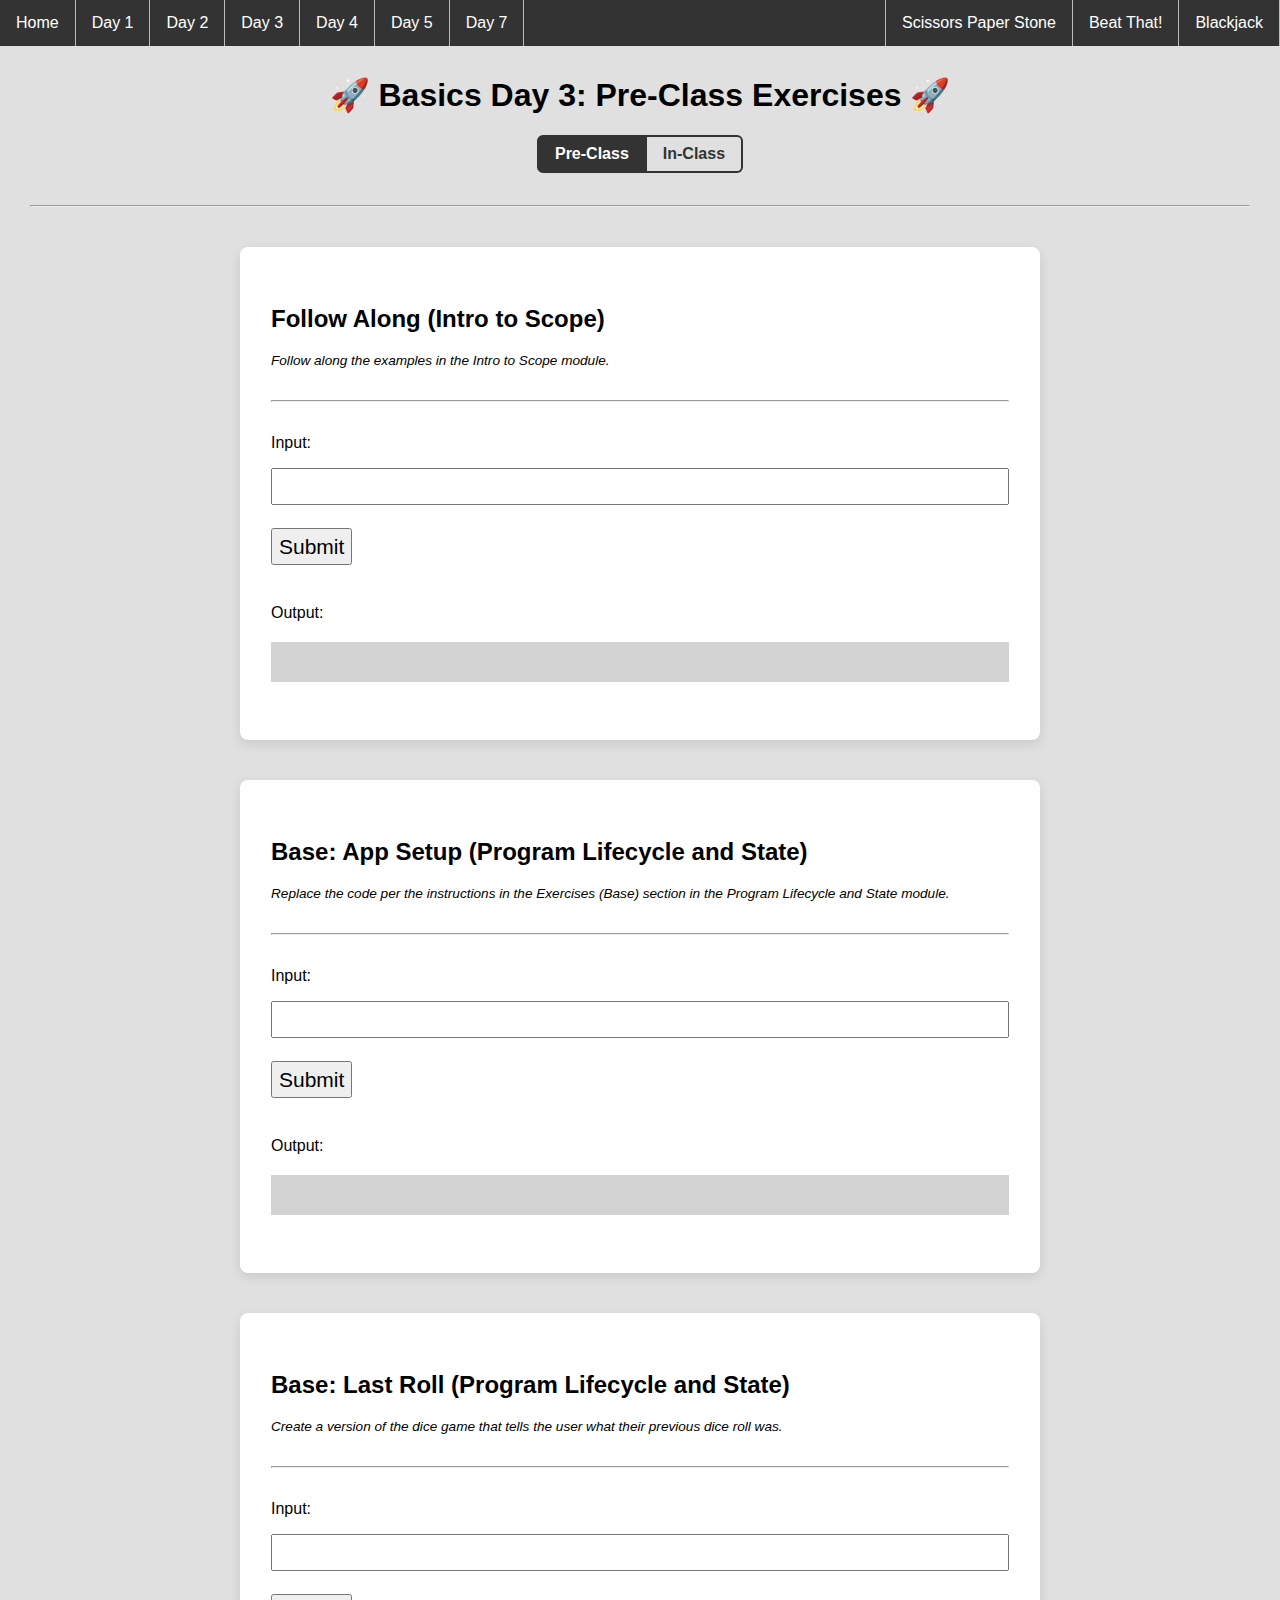
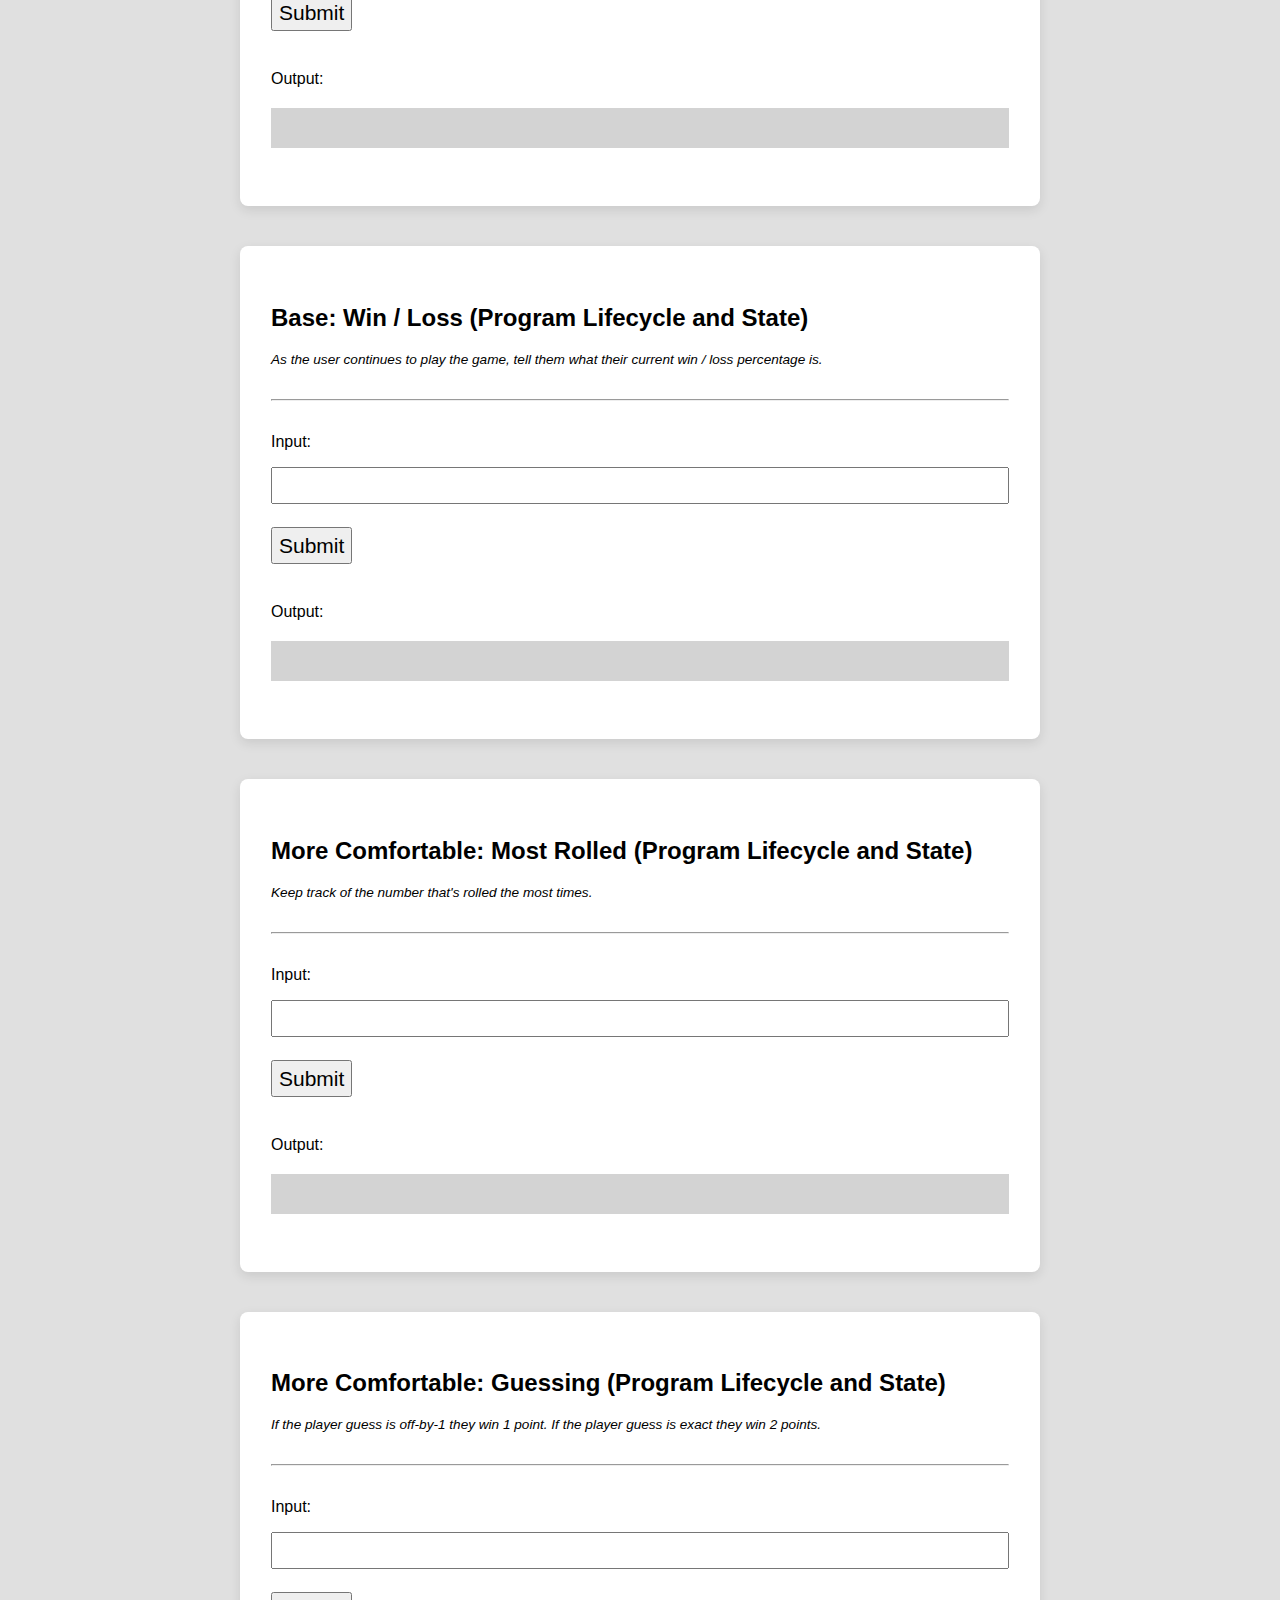
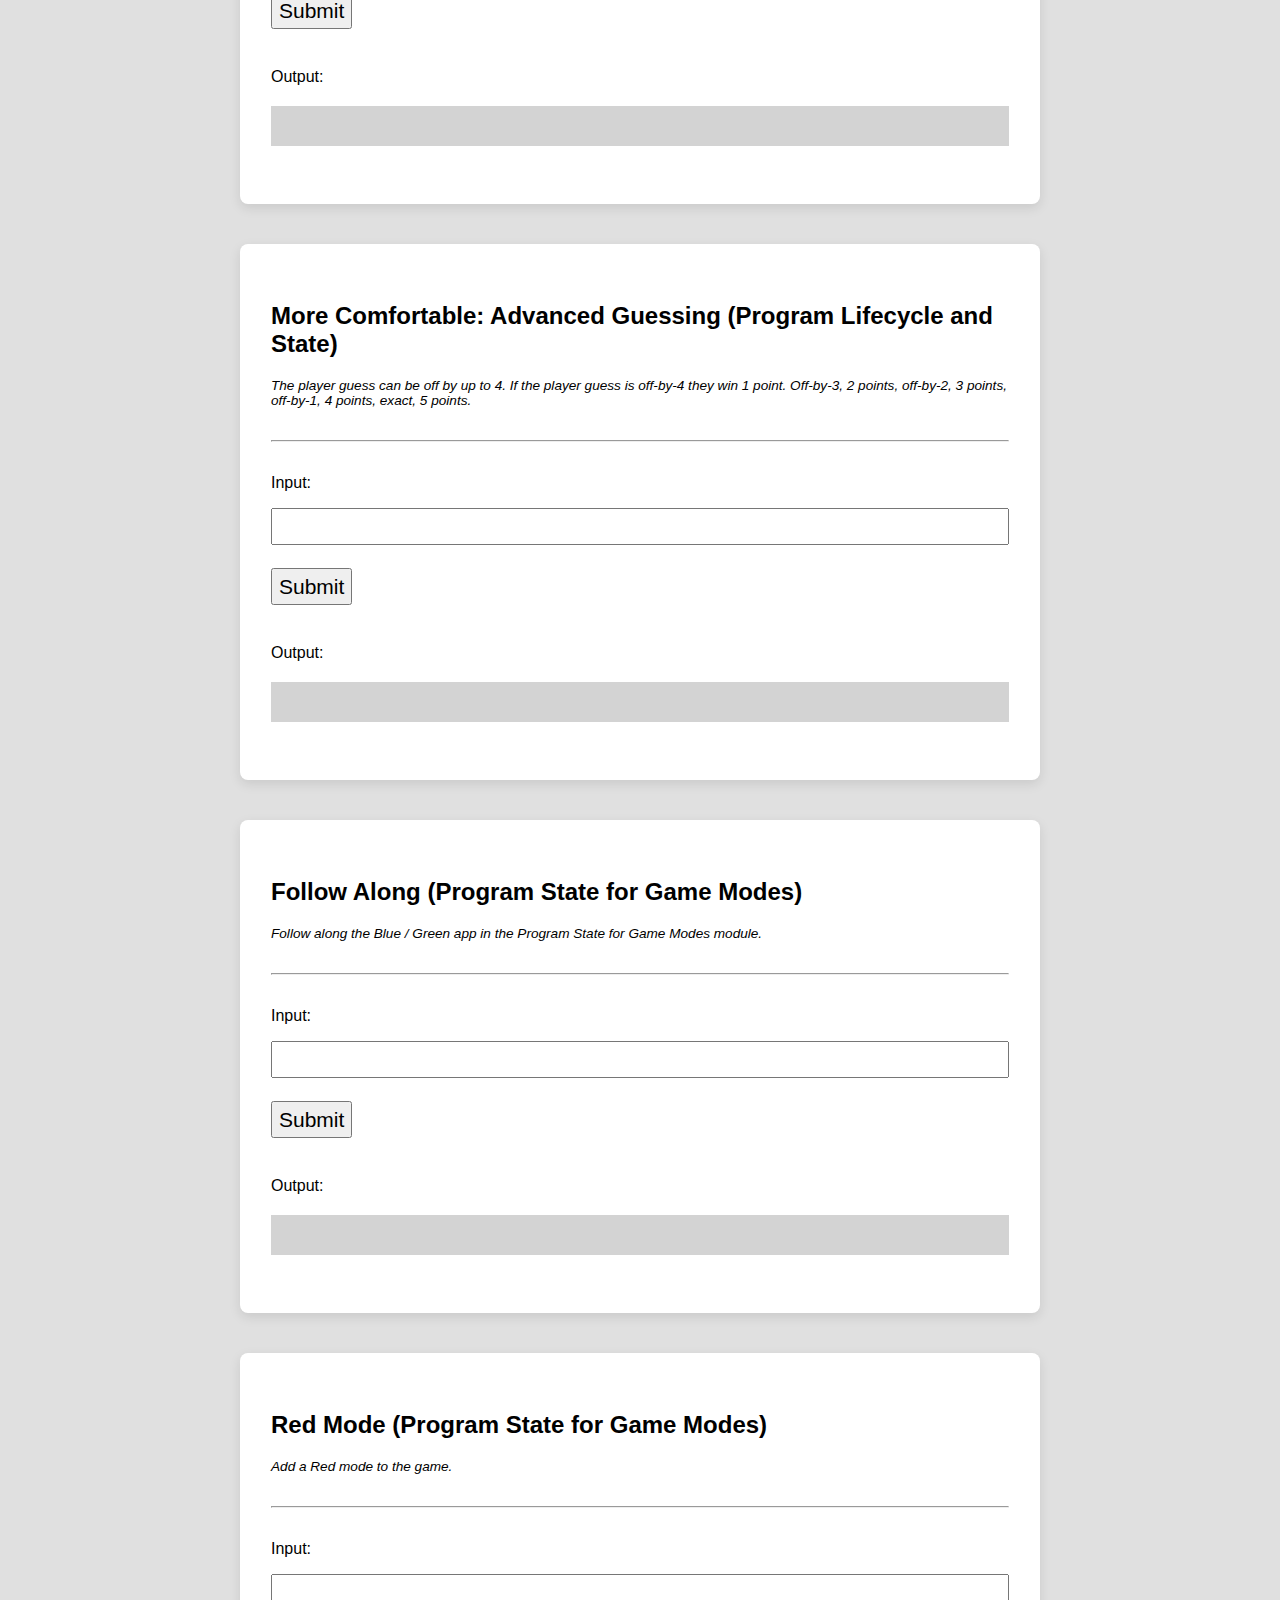
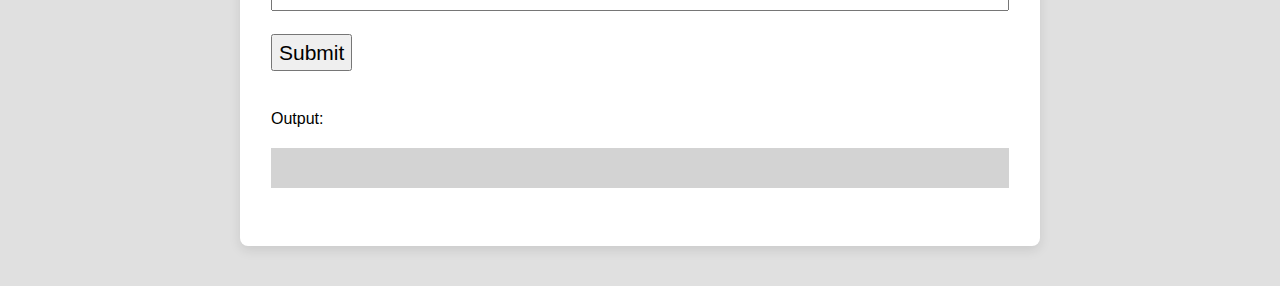
<file: day03-program-state/pre-class/index.html>
<!--  All HTML files begin with the following line: -->
<!DOCTYPE html>
<!-- This indicates that the rest of the lines that follow are to be interpreted as HTML. It tells the browser about what document type to expect. -->

<!-- All text enclosed in angled brackets are known as HTML element tags. There are usually, but not always, starting and closing element "tags", each representing a HTML element.
The <html> element is known as the root element of a HTML page. All other elements are encased within it. -->
<html>
  <!-- The <head> element contains meta information about the HTML page, information that is not rendered or displayed by the browser -->
  <head>
    <!-- The meta tag defines meta information in the HTML document. In this case, we are defining the charset. UTF-8 allows us to use emojis in the CodeSandbox environment -->
    <meta charset="UTF-8" />
    <!-- The <title> element specifies a title for the HTML page (which is shown in the browser's title bar or in the page's tab) and is the default name given to a bookmark of a webpage. -->
    <title>Basics</title>
    <!-- The <link> element specifies a relationship between this HTML page and an external resource, namely the styles.css file here. For the syntax '../../' in '../../styles.css', we are referring to the styles.css file (in the main directory) found 2 folders above the current one. In this case, we are linking a stylesheet which is a CSS file containing information relating to the layout and style of the webpage. The syntax within the styles.css file is also referred to as CSS - Cascading Style Sheets. -->
    <link rel="stylesheet" href="../../styles.css" />
  </head>

  <!-- The <body> element defines the document's body, and is a container for all the visible contents that will be rendered by the browser.  -->
  <body>
    <!-- The <nav> tag semantically defines a set of navigation links. It doesn't have many properties different from a <div>, and exists purely for semantic naming. -->
    <nav>
      <!-- The <ul> tag represents an unordered list, where items in the list are rendered on a vertical bulleted list. While we are listing the days of the exercises on this navbar, we are positioning them horizontally without the bullets. This is done using CSS, and you can preview the syntax in styles.css (do a search for "nav ul"). -->
      <ul>
        <li>
          <!-- An <a> tag defines a hyperlink, linking one page to another. The page to link to will be added to the "href" property of the tag. -->
          <a href="../../index.html">Home</a>
        </li>
        <li>
          <!-- An <a> tag defines a hyperlink, linking one page to another. The page to link to will be added to the "href" property of the tag. -->
          <a
            href="../../day01-data-manipulation-and-functions/in-class/index.html"
            >Day 1</a
          >
        </li>
        <li>
          <a
            href="../../day02-if-statements-boolean-operators/in-class/index.html"
            >Day 2</a
          >
        </li>
        <li>
          <a href="../../day03-program-state/in-class/index.html">Day 3</a>
        </li>
        <li>
          <a href="../../day04-loops/in-class/index.html">Day 4</a>
        </li>
        <li>
          <a href="../../day05-mad-libs/in-class/index.html">Day 5</a>
        </li>
        <li>
          <a href="../../day07-moar-cards/in-class/index.html">Day 7</a>
        </li>
        <li class="project">
          <a href="../../project3-blackjack/index.html">Blackjack</a>
        </li>
        <li class="project">
          <a href="../../project2-beat-that/index.html">Beat That!</a>
        </li>
        <li class="project">
          <a href="../../project1-sps/index.html">Scissors Paper Stone</a>
        </li>
      </ul>
    </nav>
    <!-- The <h1> element defines a large heading. There are 6 pre-set header elements, <h1> to <h6> -->
    <h1 id="header">🚀 Basics Day 3: Pre-Class Exercises 🚀</h1>
    <div class="flex justify-content-center">
      <div class="button-group">
        <a href="../pre-class/index.html" class="active button-group-button"
          >Pre-Class</a
        >
        <a href="../in-class/index.html" class="button-group-button"
          >In-Class</a
        >
      </div>
    </div>
    <!-- The <hr> tag represents a horizontal rule. It is used if you want to add line dividers across your page. -->
    <hr />
    <!-- The <div> tag defines a division or a section in an HTML document, and is commonly use as a "container" for nested HTML elements. -->
    <div class="container">
      <h2>Follow Along (Intro to Scope)</h2>
      <div class="instructions-text">
        <p>Follow along the examples in the Intro to Scope module.</p>
      </div>
      <!-- The <hr> tag represents a horizontal rule. It is used if you want to add line dividers across your page. -->
      <hr />
      <!-- The <p> tag defines a paragraph element. -->
      <p>Input:</p>
      <!-- The self-closing <input /> tag represents a field for a user to enter input. -->
      <input id="intro-scope-input-field" />
      <!-- The self-closing <br /> tag represents a line break - a line's worth of spacing before dispalying the next element. -->
      <br />
      <!-- The <button> tag represents.. you guessed it! a button. -->
      <button id="intro-scope-submit-button">Submit</button>
      <p>Output:</p>
      <div class="output-div" id="intro-scope-output-div"></div>
    </div>
    <!-- The <div> tag defines a division or a section in an HTML document, and is commonly use as a "container" for nested HTML elements. -->
    <div class="container">
      <h2>Base: App Setup (Program Lifecycle and State)</h2>
      <div class="instructions-text">
        <p>
          Replace the code per the instructions in the Exercises (Base) section
          in the Program Lifecycle and State module.
        </p>
      </div>
      <!-- The <hr> tag represents a horizontal rule. It is used if you want to add line dividers across your page. -->
      <hr />
      <!-- The <p> tag defines a paragraph element. -->
      <p>Input:</p>
      <!-- The self-closing <input /> tag represents a field for a user to enter input. -->
      <input id="app-setup-input-field" />
      <!-- The self-closing <br /> tag represents a line break - a line's worth of spacing before dispalying the next element. -->
      <br />
      <!-- The <button> tag represents.. you guessed it! a button. -->
      <button id="app-setup-submit-button">Submit</button>
      <p>Output:</p>
      <div class="output-div" id="app-setup-output-div"></div>
    </div>
    <!-- The <div> tag defines a division or a section in an HTML document, and is commonly use as a "container" for nested HTML elements. -->
    <div class="container">
      <h2>Base: Last Roll (Program Lifecycle and State)</h2>
      <div class="instructions-text">
        <p>
          Create a version of the dice game that tells the user what their
          previous dice roll was.
        </p>
      </div>
      <!-- The <hr> tag represents a horizontal rule. It is used if you want to add line dividers across your page. -->
      <hr />
      <!-- The <p> tag defines a paragraph element. -->
      <p>Input:</p>
      <!-- The self-closing <input /> tag represents a field for a user to enter input. -->
      <input id="last-roll-input-field" />
      <!-- The self-closing <br /> tag represents a line break - a line's worth of spacing before dispalying the next element. -->
      <br />
      <!-- The <button> tag represents.. you guessed it! a button. -->
      <button id="last-roll-submit-button">Submit</button>
      <p>Output:</p>
      <div class="output-div" id="last-roll-output-div"></div>
    </div>
    <!-- The <div> tag defines a division or a section in an HTML document, and is commonly use as a "container" for nested HTML elements. -->
    <div class="container">
      <h2>Base: Win / Loss (Program Lifecycle and State)</h2>
      <div class="instructions-text">
        <p>
          As the user continues to play the game, tell them what their current
          win / loss percentage is.
        </p>
      </div>
      <!-- The <hr> tag represents a horizontal rule. It is used if you want to add line dividers across your page. -->
      <hr />
      <!-- The <p> tag defines a paragraph element. -->
      <p>Input:</p>
      <!-- The self-closing <input /> tag represents a field for a user to enter input. -->
      <input id="win-loss-input-field" />
      <!-- The self-closing <br /> tag represents a line break - a line's worth of spacing before dispalying the next element. -->
      <br />
      <!-- The <button> tag represents.. you guessed it! a button. -->
      <button id="win-loss-submit-button">Submit</button>
      <p>Output:</p>
      <div class="output-div" id="win-loss-output-div"></div>
    </div>
    <!-- The <div> tag defines a division or a section in an HTML document, and is commonly use as a "container" for nested HTML elements. -->
    <div class="container">
      <h2>More Comfortable: Most Rolled (Program Lifecycle and State)</h2>
      <div class="instructions-text">
        <p>Keep track of the number that's rolled the most times.</p>
      </div>
      <!-- The <hr> tag represents a horizontal rule. It is used if you want to add line dividers across your page. -->
      <hr />
      <!-- The <p> tag defines a paragraph element. -->
      <p>Input:</p>
      <!-- The self-closing <input /> tag represents a field for a user to enter input. -->
      <input id="most-rolled-input-field" />
      <!-- The self-closing <br /> tag represents a line break - a line's worth of spacing before dispalying the next element. -->
      <br />
      <!-- The <button> tag represents.. you guessed it! a button. -->
      <button id="most-rolled-submit-button">Submit</button>
      <p>Output:</p>
      <div class="output-div" id="most-rolled-output-div"></div>
    </div>
    <!-- The <div> tag defines a division or a section in an HTML document, and is commonly use as a "container" for nested HTML elements. -->
    <div class="container">
      <h2>More Comfortable: Guessing (Program Lifecycle and State)</h2>
      <div class="instructions-text">
        <p>
          If the player guess is off-by-1 they win 1 point. If the player guess
          is exact they win 2 points.
        </p>
      </div>
      <!-- The <hr> tag represents a horizontal rule. It is used if you want to add line dividers across your page. -->
      <hr />
      <!-- The <p> tag defines a paragraph element. -->
      <p>Input:</p>
      <!-- The self-closing <input /> tag represents a field for a user to enter input. -->
      <input id="guessing-input-field" />
      <!-- The self-closing <br /> tag represents a line break - a line's worth of spacing before dispalying the next element. -->
      <br />
      <!-- The <button> tag represents.. you guessed it! a button. -->
      <button id="guessing-submit-button">Submit</button>
      <p>Output:</p>
      <div class="output-div" id="guessing-output-div"></div>
    </div>
    <!-- The <div> tag defines a division or a section in an HTML document, and is commonly use as a "container" for nested HTML elements. -->
    <div class="container">
      <h2>More Comfortable: Advanced Guessing (Program Lifecycle and State)</h2>
      <div class="instructions-text">
        <p>
          The player guess can be off by up to 4. If the player guess is
          off-by-4 they win 1 point. Off-by-3, 2 points, off-by-2, 3 points,
          off-by-1, 4 points, exact, 5 points.
        </p>
      </div>
      <!-- The <hr> tag represents a horizontal rule. It is used if you want to add line dividers across your page. -->
      <hr />
      <!-- The <p> tag defines a paragraph element. -->
      <p>Input:</p>
      <!-- The self-closing <input /> tag represents a field for a user to enter input. -->
      <input id="advanced-guessing-input-field" />
      <!-- The self-closing <br /> tag represents a line break - a line's worth of spacing before dispalying the next element. -->
      <br />
      <!-- The <button> tag represents.. you guessed it! a button. -->
      <button id="advanced-guessing-submit-button">Submit</button>
      <p>Output:</p>
      <div class="output-div" id="advanced-guessing-output-div"></div>
    </div>
    <!-- The <div> tag defines a division or a section in an HTML document, and is commonly use as a "container" for nested HTML elements. -->
    <div class="container">
      <h2>Follow Along (Program State for Game Modes)</h2>
      <div class="instructions-text">
        <p>
          Follow along the Blue / Green app in the Program State for Game Modes
          module.
        </p>
      </div>
      <!-- The <hr> tag represents a horizontal rule. It is used if you want to add line dividers across your page. -->
      <hr />
      <!-- The <p> tag defines a paragraph element. -->
      <p>Input:</p>
      <!-- The self-closing <input /> tag represents a field for a user to enter input. -->
      <input id="follow-along-input-field" />
      <!-- The self-closing <br /> tag represents a line break - a line's worth of spacing before dispalying the next element. -->
      <br />
      <!-- The <button> tag represents.. you guessed it! a button. -->
      <button id="follow-along-submit-button">Submit</button>
      <p>Output:</p>
      <div class="output-div" id="follow-along-output-div"></div>
    </div>
    <!-- The <div> tag defines a division or a section in an HTML document, and is commonly use as a "container" for nested HTML elements. -->
    <div class="container">
      <h2>Red Mode (Program State for Game Modes)</h2>
      <div class="instructions-text">
        <p>Add a Red mode to the game.</p>
      </div>
      <!-- The <hr> tag represents a horizontal rule. It is used if you want to add line dividers across your page. -->
      <hr />
      <!-- The <p> tag defines a paragraph element. -->
      <p>Input:</p>
      <!-- The self-closing <input /> tag represents a field for a user to enter input. -->
      <input id="red-mode-input-field" />
      <!-- The self-closing <br /> tag represents a line break - a line's worth of spacing before dispalying the next element. -->
      <br />
      <!-- The <button> tag represents.. you guessed it! a button. -->
      <button id="red-mode-submit-button">Submit</button>
      <p>Output:</p>
      <div class="output-div" id="red-mode-output-div"></div>
    </div>
    <!-- Everything below this is incorporating JavaScript programming logic into the webpage. -->
    <!-- The script tag encloses JavaScript syntax for the browser to interpret programtically -->
    <!-- The following line imports all code written in the script.js file -->
    <script src="script.js"></script>
    <!-- Define button click functionality -->
    <script>
      // Declare and define variables that represents the Submit Button for each exercise
      var introScopeButton = document.querySelector(
        "#intro-scope-submit-button"
      );
      var appSetupButton = document.querySelector("#app-setup-submit-button");
      var lastRollButton = document.querySelector("#last-roll-submit-button");
      var winLossButton = document.querySelector("#win-loss-submit-button");
      var mostRolledButton = document.querySelector(
        "#most-rolled-submit-button"
      );
      var guessingButton = document.querySelector("#guessing-submit-button");
      var advancedGuessingButton = document.querySelector(
        "#advanced-guessing-submit-button"
      );
      var followAlongButton = document.querySelector(
        "#follow-along-submit-button"
      );
      var redModeButton = document.querySelector("#red-mode-submit-button");

      // When the submit button is clicked, access the text entered by the user in the input field
      // And pass it as an input parameter to the main function as defined in script.js
      introScopeButton.addEventListener("click", function () {
        // Set result to input value
        var input = document.querySelector("#intro-scope-input-field");
        // Store the output of the main function in a new variable
        var result = introScopeMain(input.value);

        // Display result in output element
        var output = document.querySelector("#intro-scope-output-div");
        output.innerHTML = result;

        // Reset input value
        input.value = "";
      });

      appSetupButton.addEventListener("click", function () {
        // Set result to input value
        var input = document.querySelector("#app-setup-input-field");
        // Store the output of the main function in a new variable
        var result = appSetupMain(input.value);

        // Display result in output element
        var output = document.querySelector("#app-setup-output-div");
        output.innerHTML = result;

        // Reset input value
        input.value = "";
      });

      lastRollButton.addEventListener("click", function () {
        // Set result to input value
        var input = document.querySelector("#last-roll-input-field");
        // Store the output of the main function in a new variable
        var result = lastRollMain(input.value);

        // Display result in output element
        var output = document.querySelector("#last-roll-output-div");
        output.innerHTML = result;

        // Reset input value
        input.value = "";
      });

      winLossButton.addEventListener("click", function () {
        // Set result to input value
        var input = document.querySelector("#win-loss-input-field");
        // Store the output of the main function in a new variable
        var result = winLossMain(input.value);

        // Display result in output element
        var output = document.querySelector("#win-loss-output-div");
        output.innerHTML = result;

        // Reset input value
        input.value = "";
      });

      mostRolledButton.addEventListener("click", function () {
        // Set result to input value
        var input = document.querySelector("#most-rolled-input-field");
        // Store the output of the main function in a new variable
        var result = mostRolledMain(input.value);

        // Display result in output element
        var output = document.querySelector("#most-rolled-output-div");
        output.innerHTML = result;

        // Reset input value
        input.value = "";
      });

      guessingButton.addEventListener("click", function () {
        // Set result to input value
        var input = document.querySelector("#guessing-input-field");
        // Store the output of the main function in a new variable
        var result = guessingMain(input.value);

        // Display result in output element
        var output = document.querySelector("#guessing-output-div");
        output.innerHTML = result;

        // Reset input value
        input.value = "";
      });

      advancedGuessingButton.addEventListener("click", function () {
        // Set result to input value
        var input = document.querySelector("#advanced-guessing-input-field");
        // Store the output of the main function in a new variable
        var result = advancedGuessingMain(input.value);

        // Display result in output element
        var output = document.querySelector("#advanced-guessing-output-div");
        output.innerHTML = result;

        // Reset input value
        input.value = "";
      });

      followAlongButton.addEventListener("click", function () {
        // Set result to input value
        var input = document.querySelector("#follow-along-input-field");
        // Store the output of the main function in a new variable
        var result = followAlongMain(input.value);

        // Display result in output element
        var output = document.querySelector("#follow-along-output-div");
        output.innerHTML = result;

        // Reset input value
        input.value = "";
      });

      redModeButton.addEventListener("click", function () {
        // Set result to input value
        var input = document.querySelector("#red-mode-input-field");
        // Store the output of the main function in a new variable
        var result = redModeMain(input.value);

        // Display result in output element
        var output = document.querySelector("#red-mode-output-div");
        output.innerHTML = result;

        // Reset input value
        input.value = "";
      });
    </script>
  </body>
</html>
</file>
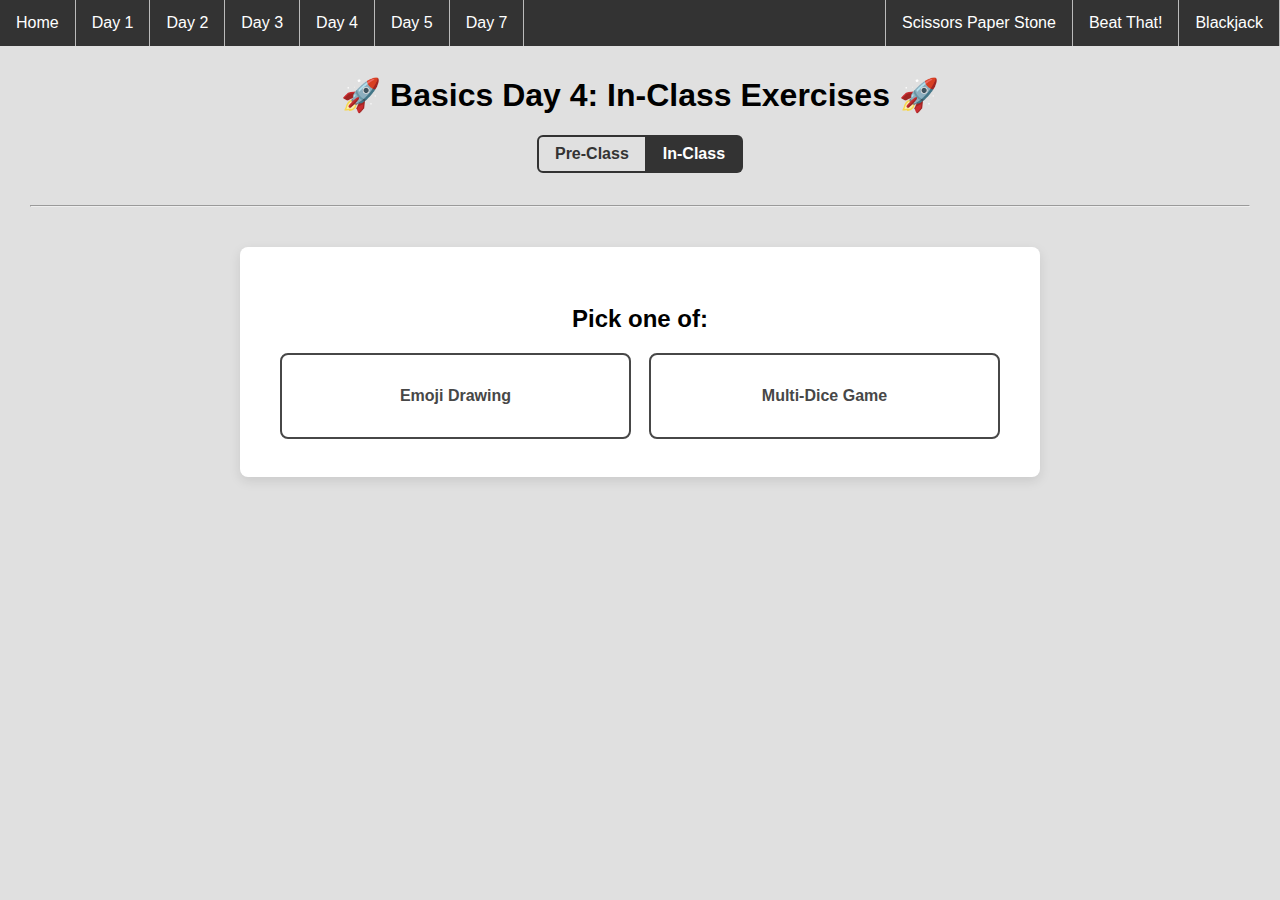
<file: day04-loops/in-class/index.html>
<!--  All HTML files begin with the following line: -->
<!DOCTYPE html>
<!-- This indicates that the rest of the lines that follow are to be interpreted as HTML. It tells the browser about what document type to expect. -->

<!-- All text enclosed in angled brackets are known as HTML element tags. There are usually, but not always, starting and closing element "tags", each representing a HTML element.
The <html> element is known as the root element of a HTML page. All other elements are encased within it. -->
<html>
  <!-- The <head> element contains meta information about the HTML page, information that is not rendered or displayed by the browser -->
  <head>
    <!-- The meta tag defines meta information in the HTML document. In this case, we are defining the charset. UTF-8 allows us to use emojis in the CodeSandbox environment -->
    <meta charset="UTF-8" />
    <!-- The <title> element specifies a title for the HTML page (which is shown in the browser's title bar or in the page's tab) and is the default name given to a bookmark of a webpage. -->
    <title>Basics</title>
    <!-- The <link> element specifies a relationship between this HTML page and an external resource, namely the styles.css file here. For the syntax '../../' in '../../styles.css', we are referring to the styles.css file (in the main directory) found 2 folders above the current one. In this case, we are linking a stylesheet which is a CSS file containing information relating to the layout and style of the webpage. The syntax within the styles.css file is also referred to as CSS - Cascading Style Sheets. -->
    <link rel="stylesheet" href="../../styles.css" />
  </head>

  <!-- The <body> element defines the document's body, and is a container for all the visible contents that will be rendered by the browser.  -->
  <body>
    <!-- The <nav> tag semantically defines a set of navigation links. It doesn't have many properties different from a <div>, and exists purely for semantic naming. -->
    <nav>
      <!-- The <ul> tag represents an unordered list, where items in the list are rendered on a vertical bulleted list. While we are listing the days of the exercises on this navbar, we are positioning them horizontally without the bullets. This is done using CSS, and you can preview the syntax in styles.css (do a search for "nav ul"). -->
      <ul>
        <li>
          <!-- An <a> tag defines a hyperlink, linking one page to another. The page to link to will be added to the "href" property of the tag. -->
          <a href="../../index.html">Home</a>
        </li>
        <li>
          <!-- An <a> tag defines a hyperlink, linking one page to another. The page to link to will be added to the "href" property of the tag. -->
          <a
            href="../../day01-data-manipulation-and-functions/in-class/index.html"
            >Day 1</a
          >
        </li>
        <li>
          <a
            href="../../day02-if-statements-boolean-operators/in-class/index.html"
            >Day 2</a
          >
        </li>
        <li>
          <a href="../../day03-program-state/in-class/index.html">Day 3</a>
        </li>
        <li>
          <a href="../../day04-loops/in-class/index.html">Day 4</a>
        </li>
        <li>
          <a href="../../day05-mad-libs/in-class/index.html">Day 5</a>
        </li>
        <li>
          <a href="../../day07-moar-cards/in-class/index.html">Day 7</a>
        </li>
        <li class="project">
          <a href="../../project3-blackjack/index.html">Blackjack</a>
        </li>
        <li class="project">
          <a href="../../project2-beat-that/index.html">Beat That!</a>
        </li>
        <li class="project">
          <a href="../../project1-sps/index.html">Scissors Paper Stone</a>
        </li>
      </ul>
    </nav>
    <!-- The <h1> element defines a large heading. There are 6 pre-set header elements, <h1> to <h6> -->
    <h1 id="header">🚀 Basics Day 4: In-Class Exercises 🚀</h1>
    <div class="flex justify-content-center">
      <div class="button-group">
        <a href="../pre-class/index.html" class="button-group-button"
          >Pre-Class</a
        >
        <a href="../in-class/index.html" class="active button-group-button"
          >In-Class</a
        >
      </div>
    </div>
    <!-- The <hr> tag represents a horizontal rule. It is used if you want to add line dividers across your page. -->
    <hr />
    <!-- The <div> tag defines a division or a section in an HTML document, and is commonly use as a "container" for nested HTML elements. -->
    <div class="container">
      <h2 class="text-center">Pick one of:</h2>
      <div class="ice-double">
        <a href="index_emoji.html">Emoji Drawing</a>
        <a href="index_dice.html">Multi-Dice Game</a>
      </div>
    </div>
  </body>
</html>
</file>
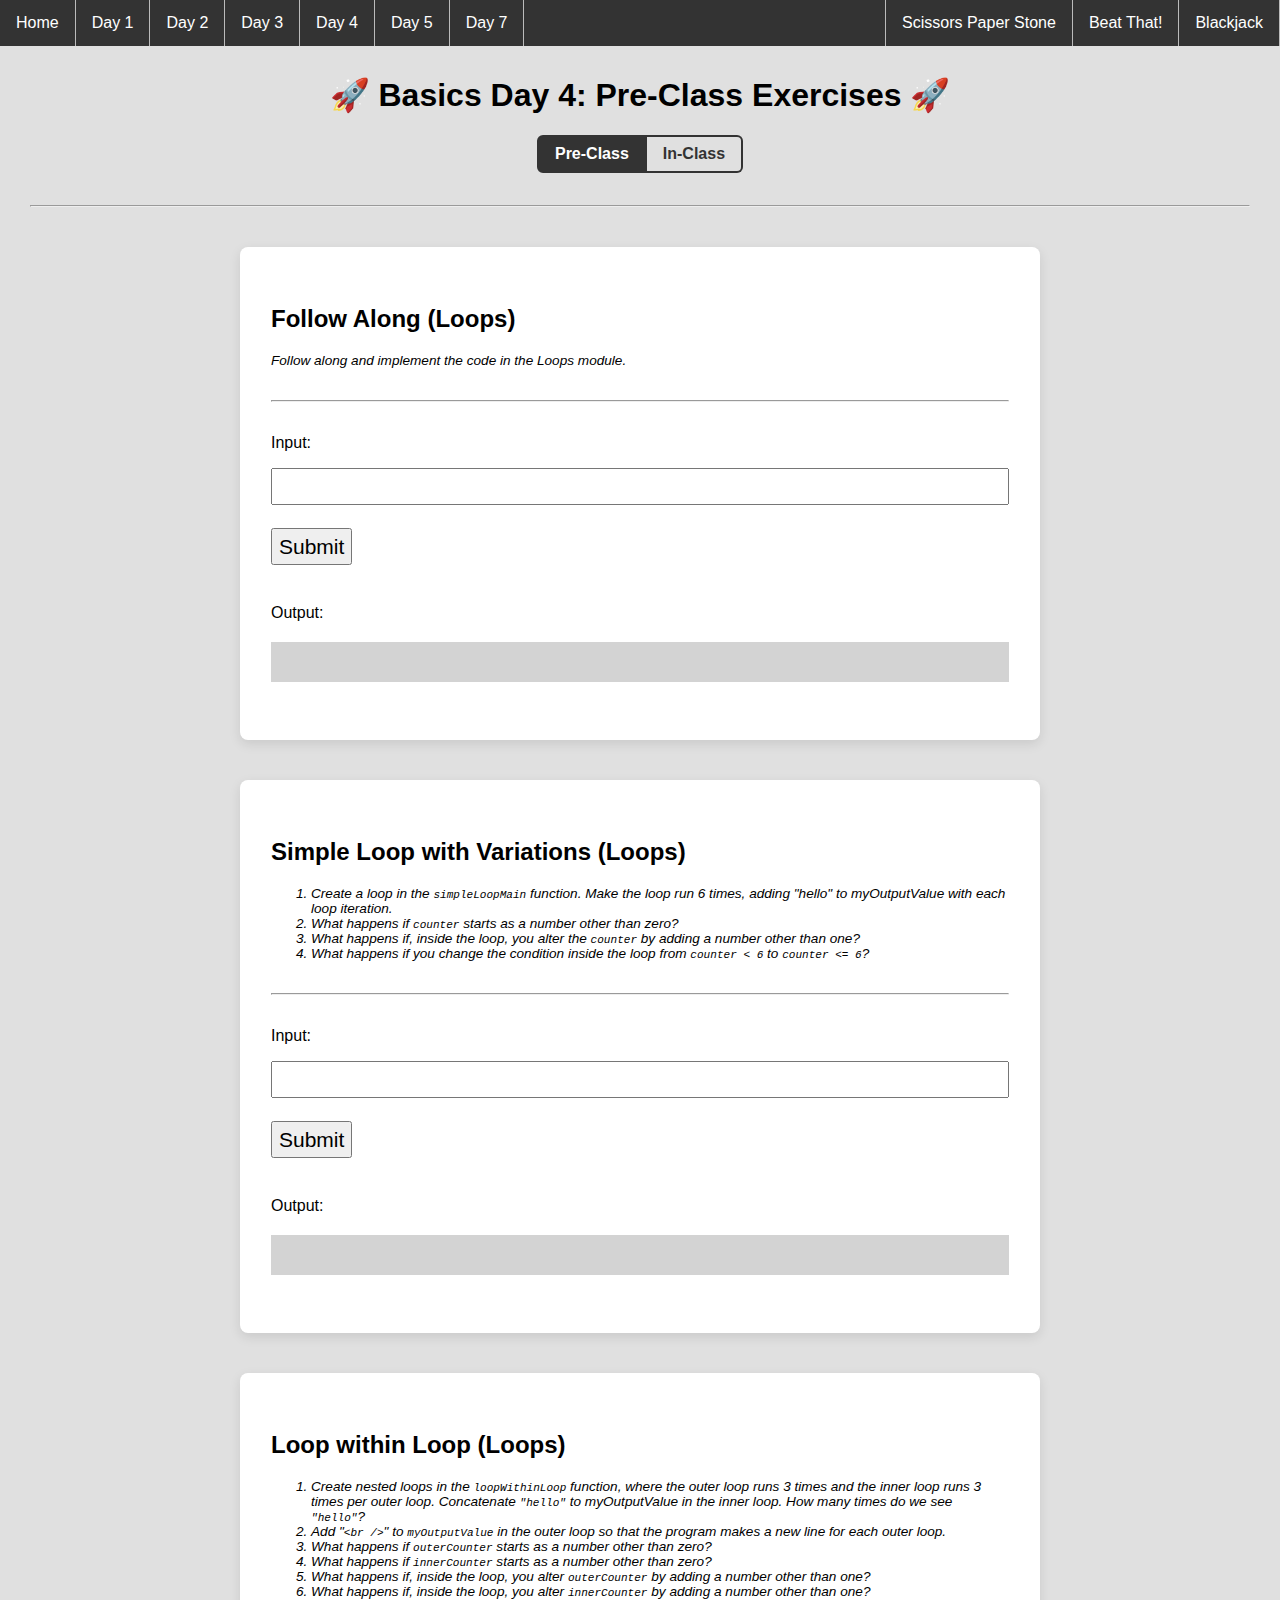
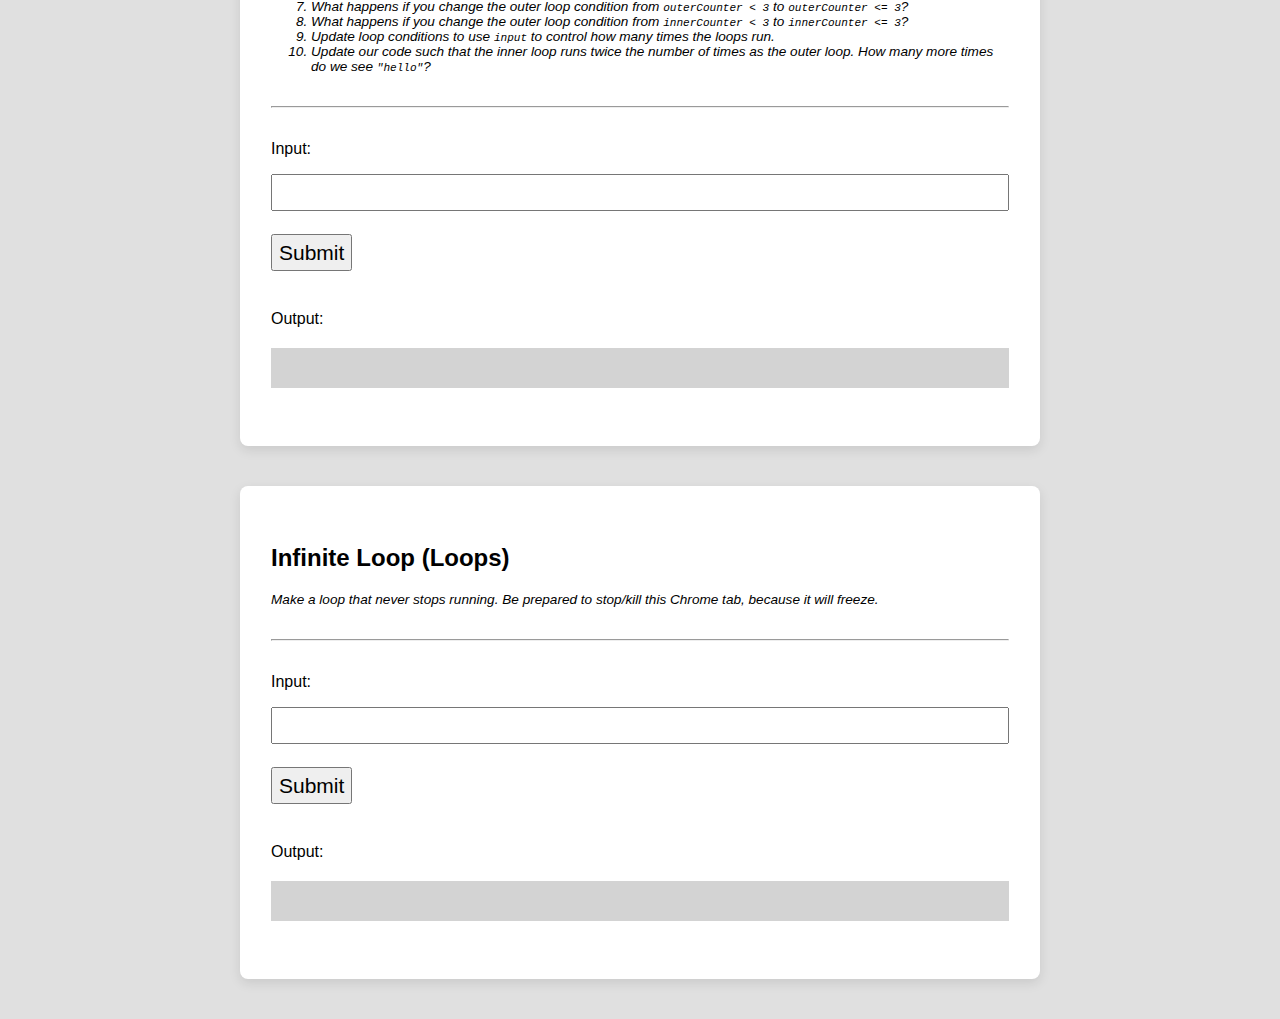
<file: day04-loops/pre-class/index.html>
<!--  All HTML files begin with the following line: -->
<!DOCTYPE html>
<!-- This indicates that the rest of the lines that follow are to be interpreted as HTML. It tells the browser about what document type to expect. -->

<!-- All text enclosed in angled brackets are known as HTML element tags. There are usually, but not always, starting and closing element "tags", each representing a HTML element.
The <html> element is known as the root element of a HTML page. All other elements are encased within it. -->
<html>
  <!-- The <head> element contains meta information about the HTML page, information that is not rendered or displayed by the browser -->
  <head>
    <!-- The meta tag defines meta information in the HTML document. In this case, we are defining the charset. UTF-8 allows us to use emojis in the CodeSandbox environment -->
    <meta charset="UTF-8" />
    <!-- The <title> element specifies a title for the HTML page (which is shown in the browser's title bar or in the page's tab) and is the default name given to a bookmark of a webpage. -->
    <title>Basics</title>
    <!-- The <link> element specifies a relationship between this HTML page and an external resource, namely the styles.css file here. For the syntax '../../' in '../../styles.css', we are referring to the styles.css file (in the main directory) found 2 folders above the current one. In this case, we are linking a stylesheet which is a CSS file containing information relating to the layout and style of the webpage. The syntax within the styles.css file is also referred to as CSS - Cascading Style Sheets. -->
    <link rel="stylesheet" href="../../styles.css" />
  </head>

  <!-- The <body> element defines the document's body, and is a container for all the visible contents that will be rendered by the browser.  -->
  <body>
    <!-- The <nav> tag semantically defines a set of navigation links. It doesn't have many properties different from a <div>, and exists purely for semantic naming. -->
    <nav>
      <!-- The <ul> tag represents an unordered list, where items in the list are rendered on a vertical bulleted list. While we are listing the days of the exercises on this navbar, we are positioning them horizontally without the bullets. This is done using CSS, and you can preview the syntax in styles.css (do a search for "nav ul"). -->
      <ul>
        <li>
          <!-- An <a> tag defines a hyperlink, linking one page to another. The page to link to will be added to the "href" property of the tag. -->
          <a href="../../index.html">Home</a>
        </li>
        <li>
          <!-- An <a> tag defines a hyperlink, linking one page to another. The page to link to will be added to the "href" property of the tag. -->
          <a
            href="../../day01-data-manipulation-and-functions/in-class/index.html"
            >Day 1</a
          >
        </li>
        <li>
          <a
            href="../../day02-if-statements-boolean-operators/in-class/index.html"
            >Day 2</a
          >
        </li>
        <li>
          <a href="../../day03-program-state/in-class/index.html">Day 3</a>
        </li>
        <li>
          <a href="../../day04-loops/in-class/index.html">Day 4</a>
        </li>
        <li>
          <a href="../../day05-mad-libs/in-class/index.html">Day 5</a>
        </li>
        <li>
          <a href="../../day07-moar-cards/in-class/index.html">Day 7</a>
        </li>
        <li class="project">
          <a href="../../project3-blackjack/index.html">Blackjack</a>
        </li>
        <li class="project">
          <a href="../../project2-beat-that/index.html">Beat That!</a>
        </li>
        <li class="project">
          <a href="../../project1-sps/index.html">Scissors Paper Stone</a>
        </li>
      </ul>
    </nav>
    <!-- The <h1> element defines a large heading. There are 6 pre-set header elements, <h1> to <h6> -->
    <h1 id="header">🚀 Basics Day 4: Pre-Class Exercises 🚀</h1>
    <div class="flex justify-content-center">
      <div class="button-group">
        <a href="../pre-class/index.html" class="active button-group-button"
          >Pre-Class</a
        >
        <a href="../in-class/index.html" class="button-group-button"
          >In-Class</a
        >
      </div>
    </div>
    <!-- The <hr> tag represents a horizontal rule. It is used if you want to add line dividers across your page. -->
    <hr />
    <!-- The <div> tag defines a division or a section in an HTML document, and is commonly use as a "container" for nested HTML elements. -->
    <div class="container">
      <h2>Follow Along (Loops)</h2>
      <div class="instructions-text">
        <p>Follow along and implement the code in the Loops module.</p>
      </div>
      <!-- The <hr> tag represents a horizontal rule. It is used if you want to add line dividers across your page. -->
      <hr />
      <!-- The <p> tag defines a paragraph element. -->
      <p>Input:</p>
      <!-- The self-closing <input /> tag represents a field for a user to enter input. -->
      <input id="follow-along-input-field" />
      <!-- The self-closing <br /> tag represents a line break - a line's worth of spacing before dispalying the next element. -->
      <br />
      <!-- The <button> tag represents.. you guessed it! a button. -->
      <button id="follow-along-submit-button">Submit</button>
      <p>Output:</p>
      <div class="output-div" id="follow-along-output-div"></div>
    </div>
    <!-- The <div> tag defines a division or a section in an HTML document, and is commonly use as a "container" for nested HTML elements. -->
    <div class="container">
      <h2>Simple Loop with Variations (Loops)</h2>
      <div class="instructions-text">
        <!-- The <ol> tag represents an ordered list, where items in the list can be ordered numerically. -->
        <ol>
          <!-- The <li> tag represents a list item, which has to be contained in an ordered list (<ol>) or an unordered list (<ul>). -->
          <li>
            Create a loop in the <code>simpleLoopMain</code> function. Make the
            loop run 6 times, adding "hello" to myOutputValue with each loop
            iteration.
          </li>
          <li>
            What happens if <code>counter</code> starts as a number other than
            zero?
          </li>
          <li>
            What happens if, inside the loop, you alter the
            <code>counter</code> by adding a number other than one?
          </li>
          <li>
            What happens if you change the condition inside the loop from
            <code>counter &lt; 6</code> to <code>counter &lt;= 6</code>?
          </li>
        </ol>
      </div>
      <!-- The <hr> tag represents a horizontal rule. It is used if you want to add line dividers across your page. -->
      <hr />
      <!-- The <p> tag defines a paragraph element. -->
      <p>Input:</p>
      <!-- The self-closing <input /> tag represents a field for a user to enter input. -->
      <input id="simple-loop-input-field" />
      <!-- The self-closing <br /> tag represents a line break - a line's worth of spacing before dispalying the next element. -->
      <br />
      <!-- The <button> tag represents.. you guessed it! a button. -->
      <button id="simple-loop-submit-button">Submit</button>
      <p>Output:</p>
      <div class="output-div" id="simple-loop-output-div"></div>
    </div>
    <!-- The <div> tag defines a division or a section in an HTML document, and is commonly use as a "container" for nested HTML elements. -->
    <div class="container">
      <h2>Loop within Loop (Loops)</h2>
      <div class="instructions-text">
        <!-- The <ol> tag represents an ordered list, where items in the list can be ordered numerically. -->
        <ol>
          <!-- The <li> tag represents a list item, which has to be contained in an ordered list (<ol>) or an unordered list (<ul>). -->
          <li>
            Create nested loops in the <code>loopWithinLoop</code> function,
            where the outer loop runs 3 times and the inner loop runs 3 times
            per outer loop. Concatenate <code>"hello"</code> to myOutputValue in
            the inner loop. How many times do we see <code>"hello"</code>?
          </li>
          <li>
            Add "<code>&lt;br /&gt;</code>" to <code>myOutputValue</code> in the
            outer loop so that the program makes a new line for each outer loop.
          </li>
          <li>
            What happens if <code>outerCounter</code> starts as a number other
            than zero?
          </li>
          <li>
            What happens if <code>innerCounter</code> starts as a number other
            than zero?
          </li>
          <li>
            What happens if, inside the loop, you alter
            <code>outerCounter</code> by adding a number other than one?
          </li>
          <li>
            What happens if, inside the loop, you alter
            <code>innerCounter</code> by adding a number other than one?
          </li>
          <li>
            What happens if you change the outer loop condition from
            <code>outerCounter &lt; 3</code> to
            <code>outerCounter &lt;= 3</code>?
          </li>
          <li>
            What happens if you change the outer loop condition from
            <code>innerCounter &lt; 3</code> to
            <code>innerCounter &lt;= 3</code>?
          </li>
          <li>
            Update loop conditions to use <code>input</code> to control how many
            times the loops run.
          </li>
          <li>
            Update our code such that the inner loop runs twice the number of
            times as the outer loop. How many more times do we see
            <code>"hello"</code>?
          </li>
        </ol>
      </div>
      <!-- The <hr> tag represents a horizontal rule. It is used if you want to add line dividers across your page. -->
      <hr />
      <!-- The <p> tag defines a paragraph element. -->
      <p>Input:</p>
      <!-- The self-closing <input /> tag represents a field for a user to enter input. -->
      <input id="loop-within-loop-input-field" />
      <!-- The self-closing <br /> tag represents a line break - a line's worth of spacing before dispalying the next element. -->
      <br />
      <!-- The <button> tag represents.. you guessed it! a button. -->
      <button id="loop-within-loop-submit-button">Submit</button>
      <p>Output:</p>
      <div class="output-div" id="loop-within-loop-output-div"></div>
    </div>
    <!-- The <div> tag defines a division or a section in an HTML document, and is commonly use as a "container" for nested HTML elements. -->
    <div class="container">
      <h2>Infinite Loop (Loops)</h2>
      <div class="instructions-text">
        <p>
          Make a loop that never stops running. Be prepared to stop/kill this
          Chrome tab, because it will freeze.
        </p>
      </div>
      <!-- The <hr> tag represents a horizontal rule. It is used if you want to add line dividers across your page. -->
      <hr />
      <!-- The <p> tag defines a paragraph element. -->
      <p>Input:</p>
      <!-- The self-closing <input /> tag represents a field for a user to enter input. -->
      <input id="infinite-loop-input-field" />
      <!-- The self-closing <br /> tag represents a line break - a line's worth of spacing before dispalying the next element. -->
      <br />
      <!-- The <button> tag represents.. you guessed it! a button. -->
      <button id="infinite-loop-submit-button">Submit</button>
      <p>Output:</p>
      <div class="output-div" id="infinite-loop-output-div"></div>
    </div>
    <!-- Everything below this is incorporating JavaScript programming logic into the webpage. -->
    <!-- The script tag encloses JavaScript syntax for the browser to interpret programtically -->
    <!-- The following line imports all code written in the script.js file -->
    <script src="script.js"></script>
    <!-- Define button click functionality -->
    <script>
      // Declare and define variables that represents the Submit Button for each exercise
      var followAlongButton = document.querySelector(
        "#follow-along-submit-button"
      );
      var simpleLoopButton = document.querySelector(
        "#simple-loop-submit-button"
      );
      var loopWithinLoopButton = document.querySelector(
        "#loop-within-loop-submit-button"
      );
      var infiniteLoopButton = document.querySelector(
        "#infinite-loop-submit-button"
      );

      // When the submit button is clicked, access the text entered by the user in the input field
      // And pass it as an input parameter to the main function as defined in script.js
      followAlongButton.addEventListener("click", function () {
        // Set result to input value
        var input = document.querySelector("#follow-along-input-field");
        // Store the output of the main function in a new variable
        var result = followAlongMain(input.value);

        // Display result in output element
        var output = document.querySelector("#follow-along-output-div");
        output.innerHTML = result;

        // Reset input value
        input.value = "";
      });

      simpleLoopButton.addEventListener("click", function () {
        // Set result to input value
        var input = document.querySelector("#simple-loop-input-field");
        // Store the output of the main function in a new variable
        var result = simpleLoopMain(input.value);

        // Display result in output element
        var output = document.querySelector("#simple-loop-output-div");
        output.innerHTML = result;

        // Reset input value
        input.value = "";
      });

      loopWithinLoopButton.addEventListener("click", function () {
        // Set result to input value
        var input = document.querySelector("#loop-within-loop-input-field");
        // Store the output of the main function in a new variable
        var result = loopWithinLoopMain(input.value);

        // Display result in output element
        var output = document.querySelector("#loop-within-loop-output-div");
        output.innerHTML = result;

        // Reset input value
        input.value = "";
      });

      infiniteLoopButton.addEventListener("click", function () {
        // Set result to input value
        var input = document.querySelector("#infinite-loop-input-field");
        // Store the output of the main function in a new variable
        var result = infiniteLoopMain(input.value);

        // Display result in output element
        var output = document.querySelector("#infinite-loop-output-div");
        output.innerHTML = result;

        // Reset input value
        input.value = "";
      });
    </script>
  </body>
</html>
</file>
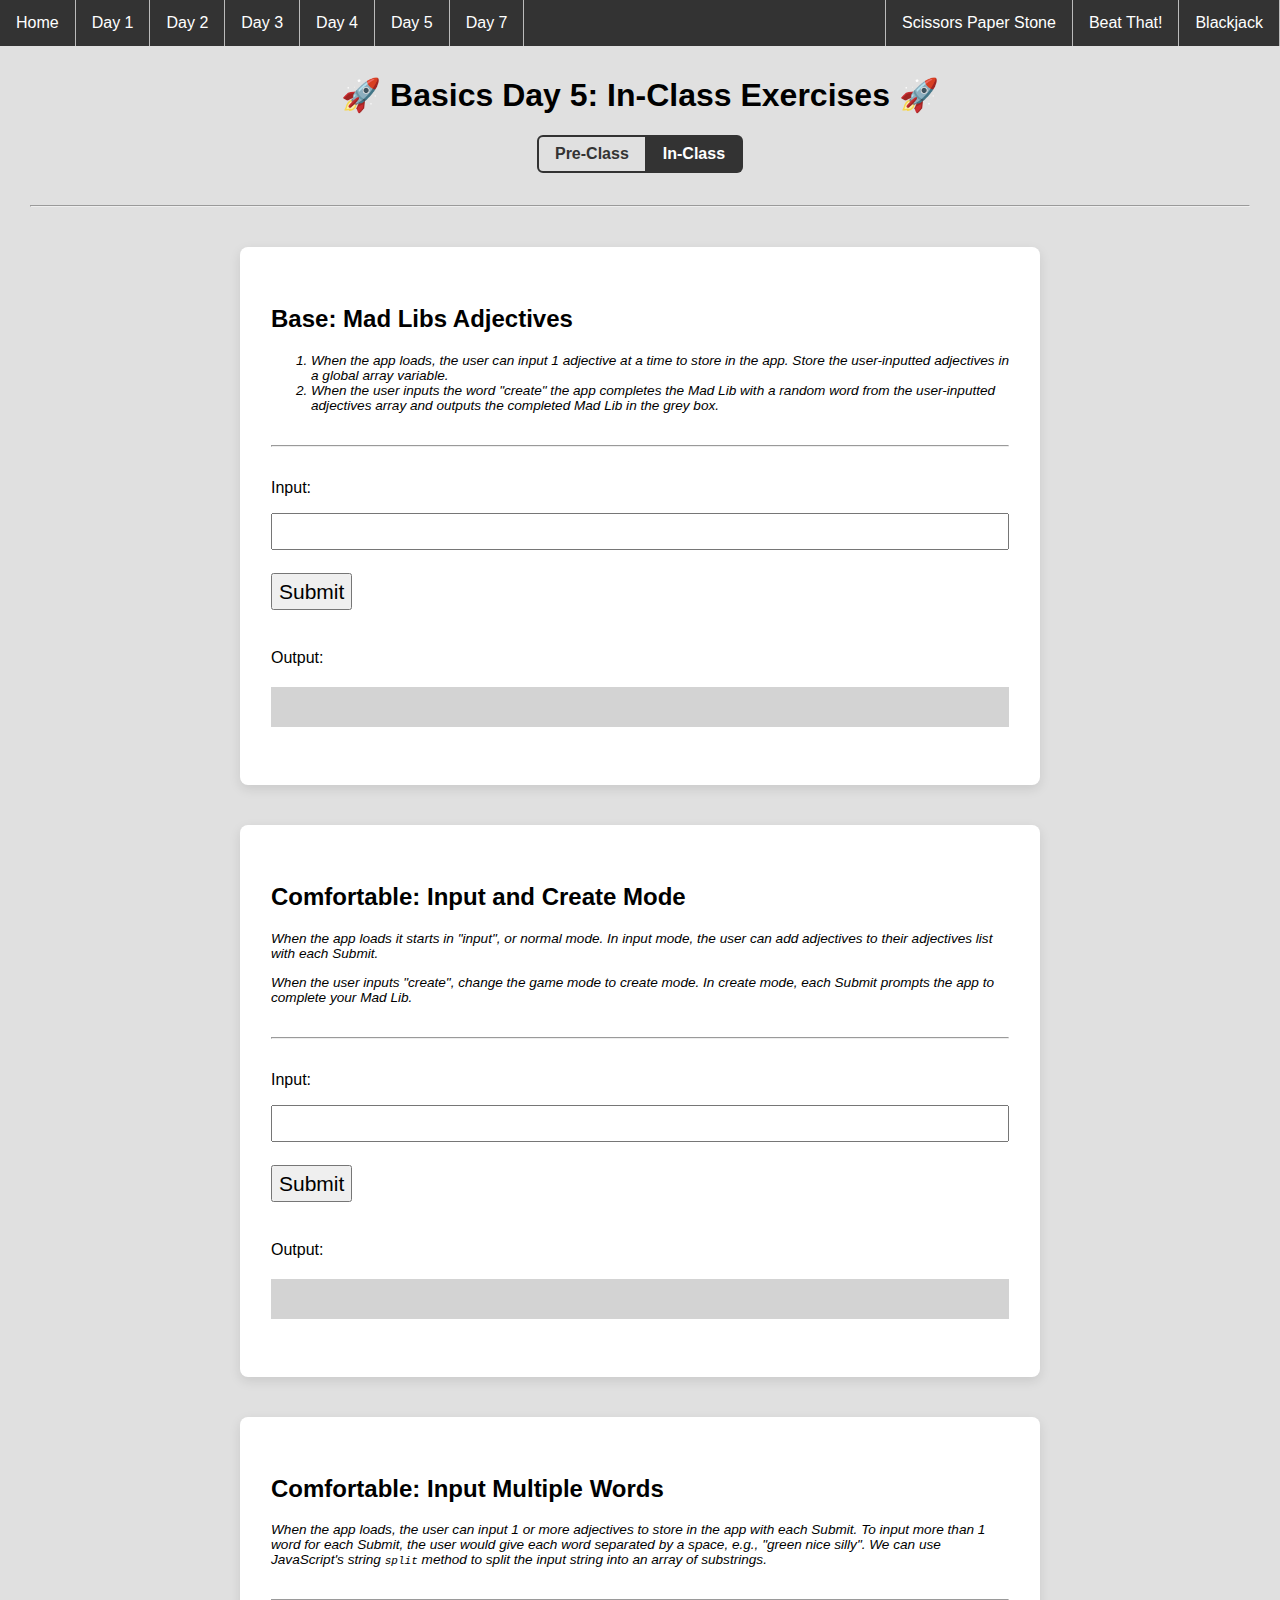
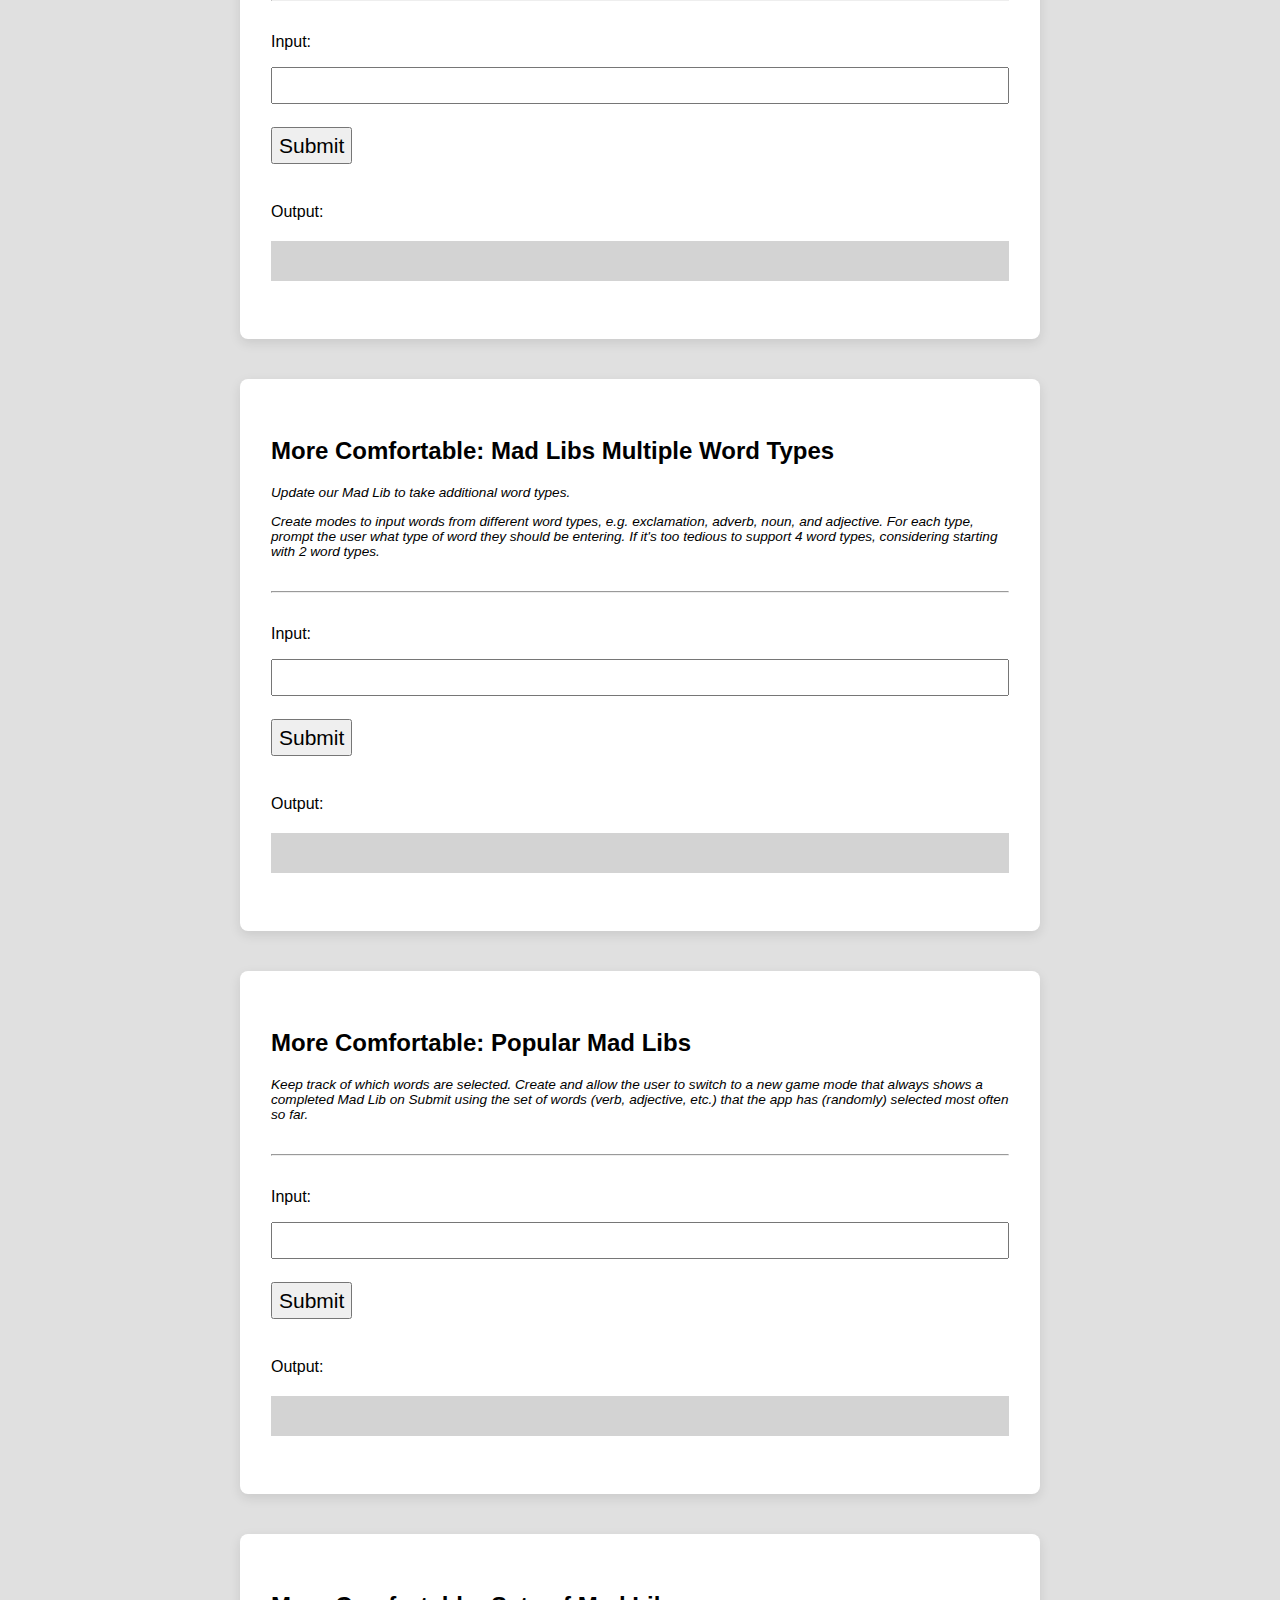
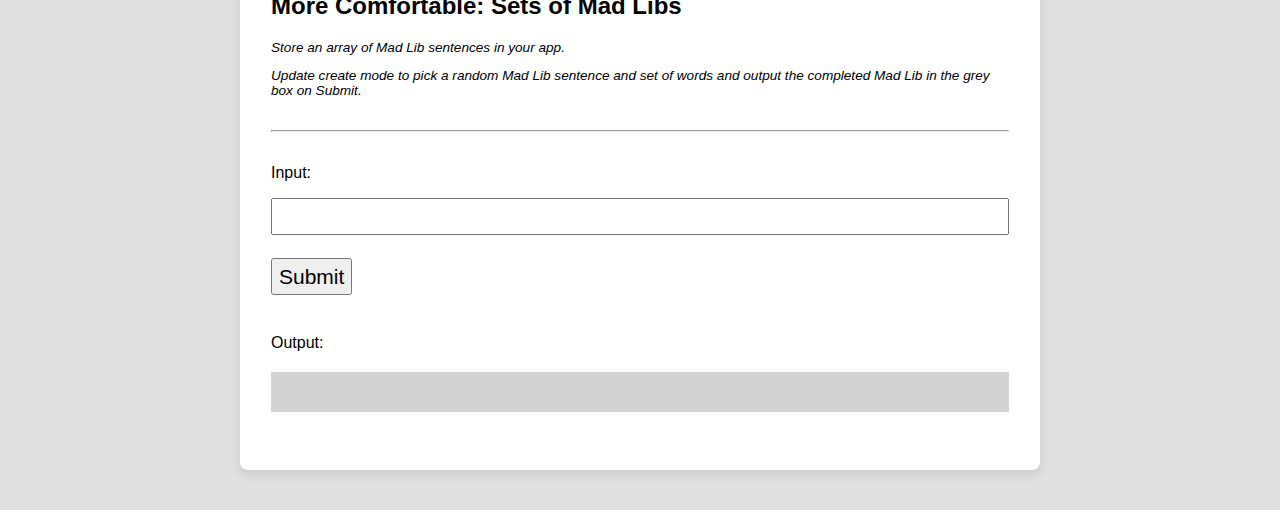
<file: day05-mad-libs/in-class/index.html>
<!--  All HTML files begin with the following line: -->
<!DOCTYPE html>
<!-- This indicates that the rest of the lines that follow are to be interpreted as HTML. It tells the browser about what document type to expect. -->

<!-- All text enclosed in angled brackets are known as HTML element tags. There are usually, but not always, starting and closing element "tags", each representing a HTML element.
The <html> element is known as the root element of a HTML page. All other elements are encased within it. -->
<html>
  <!-- The <head> element contains meta information about the HTML page, information that is not rendered or displayed by the browser -->
  <head>
    <!-- The meta tag defines meta information in the HTML document. In this case, we are defining the charset. UTF-8 allows us to use emojis in the CodeSandbox environment -->
    <meta charset="UTF-8" />
    <!-- The <title> element specifies a title for the HTML page (which is shown in the browser's title bar or in the page's tab) and is the default name given to a bookmark of a webpage. -->
    <title>Basics</title>
    <!-- The <link> element specifies a relationship between this HTML page and an external resource, namely the styles.css file here. For the syntax '../../' in '../../styles.css', we are referring to the styles.css file (in the main directory) found 2 folders above the current one. In this case, we are linking a stylesheet which is a CSS file containing information relating to the layout and style of the webpage. The syntax within the styles.css file is also referred to as CSS - Cascading Style Sheets. -->
    <link rel="stylesheet" href="../../styles.css" />
  </head>

  <!-- The <body> element defines the document's body, and is a container for all the visible contents that will be rendered by the browser.  -->
  <body>
    <!-- The <nav> tag semantically defines a set of navigation links. It doesn't have many properties different from a <div>, and exists purely for semantic naming. -->
    <nav>
      <!-- The <ul> tag represents an unordered list, where items in the list are rendered on a vertical bulleted list. While we are listing the days of the exercises on this navbar, we are positioning them horizontally without the bullets. This is done using CSS, and you can preview the syntax in styles.css (do a search for "nav ul"). -->
      <ul>
        <li>
          <!-- An <a> tag defines a hyperlink, linking one page to another. The page to link to will be added to the "href" property of the tag. -->
          <a href="../../index.html">Home</a>
        </li>
        <li>
          <!-- An <a> tag defines a hyperlink, linking one page to another. The page to link to will be added to the "href" property of the tag. -->
          <a
            href="../../day01-data-manipulation-and-functions/in-class/index.html"
            >Day 1</a
          >
        </li>
        <li>
          <a
            href="../../day02-if-statements-boolean-operators/in-class/index.html"
            >Day 2</a
          >
        </li>
        <li>
          <a href="../../day03-program-state/in-class/index.html">Day 3</a>
        </li>
        <li>
          <a href="../../day04-loops/in-class/index.html">Day 4</a>
        </li>
        <li>
          <a href="../../day05-mad-libs/in-class/index.html">Day 5</a>
        </li>
        <li>
          <a href="../../day07-moar-cards/in-class/index.html">Day 7</a>
        </li>
        <li class="project">
          <a href="../../project3-blackjack/index.html">Blackjack</a>
        </li>
        <li class="project">
          <a href="../../project2-beat-that/index.html">Beat That!</a>
        </li>
        <li class="project">
          <a href="../../project1-sps/index.html">Scissors Paper Stone</a>
        </li>
      </ul>
    </nav>
    <!-- The <h1> element defines a large heading. There are 6 pre-set header elements, <h1> to <h6> -->
    <h1 id="header">🚀 Basics Day 5: In-Class Exercises 🚀</h1>
    <div class="flex justify-content-center">
      <div class="button-group">
        <a href="../pre-class/index.html" class="button-group-button"
          >Pre-Class</a
        >
        <a href="../in-class/index.html" class="active button-group-button"
          >In-Class</a
        >
      </div>
    </div>
    <!-- The <hr> tag represents a horizontal rule. It is used if you want to add line dividers across your page. -->
    <hr />
    <!-- The <div> tag defines a division or a section in an HTML document, and is commonly use as a "container" for nested HTML elements. -->
    <div class="container">
      <h2>Base: Mad Libs Adjectives</h2>
      <div class="instructions-text">
        <!-- The <ol> tag represents an ordered list, where items in the list can be ordered numerically. -->
        <ol>
          <!-- The <li> tag represents a list item, which has to be contained in an ordered list (<ol>) or an unordered list (<ul>). -->
          <li>
            When the app loads, the user can input 1 adjective at a time to
            store in the app. Store the user-inputted adjectives in a global
            array variable.
          </li>
          <li>
            When the user inputs the word "create" the app completes the Mad Lib
            with a random word from the user-inputted adjectives array and
            outputs the completed Mad Lib in the grey box.
          </li>
        </ol>
      </div>
      <!-- The <hr> tag represents a horizontal rule. It is used if you want to add line dividers across your page. -->
      <hr />
      <!-- The <p> tag defines a paragraph element. -->
      <p>Input:</p>
      <!-- The self-closing <input /> tag represents a field for a user to enter input. -->
      <input id="mad-libs-adjectives-input-field" />
      <!-- The self-closing <br /> tag represents a line break - a line's worth of spacing before dispalying the next element. -->
      <br />
      <!-- The <button> tag represents.. you guessed it! a button. -->
      <button id="mad-libs-adjectives-submit-button">Submit</button>
      <p>Output:</p>
      <div class="output-div" id="mad-libs-adjectives-output-div"></div>
    </div>
    <!-- The <div> tag defines a division or a section in an HTML document, and is commonly use as a "container" for nested HTML elements. -->
    <div class="container">
      <h2>Comfortable: Input and Create Mode</h2>
      <div class="instructions-text">
        <p>
          When the app loads it starts in "input", or normal mode. In input
          mode, the user can add adjectives to their adjectives list with each
          Submit.
        </p>
        <p>
          When the user inputs "create", change the game mode to create mode. In
          create mode, each Submit prompts the app to complete your Mad Lib.
        </p>
      </div>
      <!-- The <hr> tag represents a horizontal rule. It is used if you want to add line dividers across your page. -->
      <hr />
      <!-- The <p> tag defines a paragraph element. -->
      <p>Input:</p>
      <!-- The self-closing <input /> tag represents a field for a user to enter input. -->
      <input id="mad-libs-input-create-input-field" />
      <!-- The self-closing <br /> tag represents a line break - a line's worth of spacing before dispalying the next element. -->
      <br />
      <!-- The <button> tag represents.. you guessed it! a button. -->
      <button id="mad-libs-input-create-submit-button">Submit</button>
      <p>Output:</p>
      <div class="output-div" id="mad-libs-input-create-output-div"></div>
    </div>
    <!-- The <div> tag defines a division or a section in an HTML document, and is commonly use as a "container" for nested HTML elements. -->
    <div class="container">
      <h2>Comfortable: Input Multiple Words</h2>
      <div class="instructions-text">
        <p>
          When the app loads, the user can input 1 or more adjectives to store
          in the app with each Submit. To input more than 1 word for each
          Submit, the user would give each word separated by a space, e.g.,
          "green nice silly". We can use JavaScript's string
          <code>split</code> method to split the input string into an array of
          substrings.
        </p>
      </div>
      <!-- The <hr> tag represents a horizontal rule. It is used if you want to add line dividers across your page. -->
      <hr />
      <!-- The <p> tag defines a paragraph element. -->
      <p>Input:</p>
      <!-- The self-closing <input /> tag represents a field for a user to enter input. -->
      <input id="mad-libs-multiple-words-input-field" />
      <!-- The self-closing <br /> tag represents a line break - a line's worth of spacing before dispalying the next element. -->
      <br />
      <!-- The <button> tag represents.. you guessed it! a button. -->
      <button id="mad-libs-multiple-words-submit-button">Submit</button>
      <p>Output:</p>
      <div class="output-div" id="mad-libs-multiple-words-output-div"></div>
    </div>
    <!-- The <div> tag defines a division or a section in an HTML document, and is commonly use as a "container" for nested HTML elements. -->
    <div class="container">
      <h2>More Comfortable: Mad Libs Multiple Word Types</h2>
      <div class="instructions-text">
        <p>Update our Mad Lib to take additional word types.</p>
        <p>
          Create modes to input words from different word types, e.g.
          exclamation, adverb, noun, and adjective. For each type, prompt the
          user what type of word they should be entering. If it's too tedious to
          support 4 word types, considering starting with 2 word types.
        </p>
      </div>
      <!-- The <hr> tag represents a horizontal rule. It is used if you want to add line dividers across your page. -->
      <hr />
      <!-- The <p> tag defines a paragraph element. -->
      <p>Input:</p>
      <!-- The self-closing <input /> tag represents a field for a user to enter input. -->
      <input id="mad-libs-multiple-types-input-field" />
      <!-- The self-closing <br /> tag represents a line break - a line's worth of spacing before dispalying the next element. -->
      <br />
      <!-- The <button> tag represents.. you guessed it! a button. -->
      <button id="mad-libs-multiple-types-submit-button">Submit</button>
      <p>Output:</p>
      <div class="output-div" id="mad-libs-multiple-types-output-div"></div>
    </div>
    <!-- The <div> tag defines a division or a section in an HTML document, and is commonly use as a "container" for nested HTML elements. -->
    <div class="container">
      <h2>More Comfortable: Popular Mad Libs</h2>
      <div class="instructions-text">
        <p>
          Keep track of which words are selected. Create and allow the user to
          switch to a new game mode that always shows a completed Mad Lib on
          Submit using the set of words (verb, adjective, etc.) that the app has
          (randomly) selected most often so far.
        </p>
      </div>
      <!-- The <hr> tag represents a horizontal rule. It is used if you want to add line dividers across your page. -->
      <hr />
      <!-- The <p> tag defines a paragraph element. -->
      <p>Input:</p>
      <!-- The self-closing <input /> tag represents a field for a user to enter input. -->
      <input id="mad-libs-popular-input-field" />
      <!-- The self-closing <br /> tag represents a line break - a line's worth of spacing before dispalying the next element. -->
      <br />
      <!-- The <button> tag represents.. you guessed it! a button. -->
      <button id="mad-libs-popular-submit-button">Submit</button>
      <p>Output:</p>
      <div class="output-div" id="mad-libs-popular-output-div"></div>
    </div>

    <!-- The <div> tag defines a division or a section in an HTML document, and is commonly use as a "container" for nested HTML elements. -->
    <div class="container">
      <h2>More Comfortable: Sets of Mad Libs</h2>
      <div class="instructions-text">
        <p>Store an array of Mad Lib sentences in your app.</p>
        <p>
          Update create mode to pick a random Mad Lib sentence and set of words
          and output the completed Mad Lib in the grey box on Submit.
        </p>
      </div>
      <!-- The <hr> tag represents a horizontal rule. It is used if you want to add line dividers across your page. -->
      <hr />
      <!-- The <p> tag defines a paragraph element. -->
      <p>Input:</p>
      <!-- The self-closing <input /> tag represents a field for a user to enter input. -->
      <input id="mad-libs-sets-input-field" />
      <!-- The self-closing <br /> tag represents a line break - a line's worth of spacing before dispalying the next element. -->
      <br />
      <!-- The <button> tag represents.. you guessed it! a button. -->
      <button id="mad-libs-sets-submit-button">Submit</button>
      <p>Output:</p>
      <div class="output-div" id="mad-libs-sets-output-div"></div>
    </div>
    <!-- Everything below this is incorporating JavaScript programming logic into the webpage. -->
    <!-- The script tag encloses JavaScript syntax for the browser to interpret programtically -->
    <!-- The following line imports all code written in the script.js file -->
    <script src="script.js"></script>
    <!-- Define button click functionality -->
    <script>
      // Declare and define variables that represents the Submit Button for each exercise
      var madLibsAdjectivesButton = document.querySelector(
        "#mad-libs-adjectives-submit-button"
      );
      var madLibsPopularButton = document.querySelector(
        "#mad-libs-popular-submit-button"
      );
      var madLibsInputCreateButton = document.querySelector(
        "#mad-libs-input-create-submit-button"
      );
      var madLibsMultipleWordsButton = document.querySelector(
        "#mad-libs-multiple-words-submit-button"
      );
      var madLibsMultipleTypesButton = document.querySelector(
        "#mad-libs-multiple-types-submit-button"
      );
      var madLibsSetsButton = document.querySelector(
        "#mad-libs-sets-submit-button"
      );

      // When the submit button is clicked, access the text entered by the user in the input field
      // And pass it as an input parameter to the main function as defined in script.js
      madLibsAdjectivesButton.addEventListener("click", function () {
        // Set result to input value
        var input = document.querySelector("#mad-libs-adjectives-input-field");
        // Store the output of the main function in a new variable
        var result = madLibsAdjectivesMain(input.value);

        // Display result in output element
        var output = document.querySelector("#mad-libs-adjectives-output-div");
        output.innerHTML = result;

        // Reset input value
        input.value = "";
      });

      madLibsPopularButton.addEventListener("click", function () {
        // Set result to input value
        var input = document.querySelector("#mad-libs-popular-input-field");
        // Store the output of the main function in a new variable
        var result = madLibsPopularMain(input.value);

        // Display result in output element
        var output = document.querySelector("#mad-libs-popular-output-div");
        output.innerHTML = result;

        // Reset input value
        input.value = "";
      });

      madLibsInputCreateButton.addEventListener("click", function () {
        // Set result to input value
        var input = document.querySelector(
          "#mad-libs-input-create-input-field"
        );
        // Store the output of the main function in a new variable
        var result = madLibsInputCreateMain(input.value);

        // Display result in output element
        var output = document.querySelector(
          "#mad-libs-input-create-output-div"
        );
        output.innerHTML = result;

        // Reset input value
        input.value = "";
      });

      madLibsMultipleWordsButton.addEventListener("click", function () {
        // Set result to input value
        var input = document.querySelector(
          "#mad-libs-multiple-words-input-field"
        );
        // Store the output of the main function in a new variable
        var result = madLibsMultipleWordsMain(input.value);

        // Display result in output element
        var output = document.querySelector(
          "#mad-libs-multiple-words-output-div"
        );
        output.innerHTML = result;

        // Reset input value
        input.value = "";
      });

      madLibsMultipleTypesButton.addEventListener("click", function () {
        // Set result to input value
        var input = document.querySelector(
          "#mad-libs-multiple-types-input-field"
        );
        // Store the output of the main function in a new variable
        var result = madLibsMultipleTypesMain(input.value);

        // Display result in output element
        var output = document.querySelector(
          "#mad-libs-multiple-types-output-div"
        );
        output.innerHTML = result;

        // Reset input value
        input.value = "";
      });

      madLibsSetsButton.addEventListener("click", function () {
        // Set result to input value
        var input = document.querySelector("#mad-libs-sets-input-field");
        // Store the output of the main function in a new variable
        var result = madLibsSetsMain(input.value);

        // Display result in output element
        var output = document.querySelector("#mad-libs-sets-output-div");
        output.innerHTML = result;

        // Reset input value
        input.value = "";
      });
    </script>
  </body>
</html>
</file>
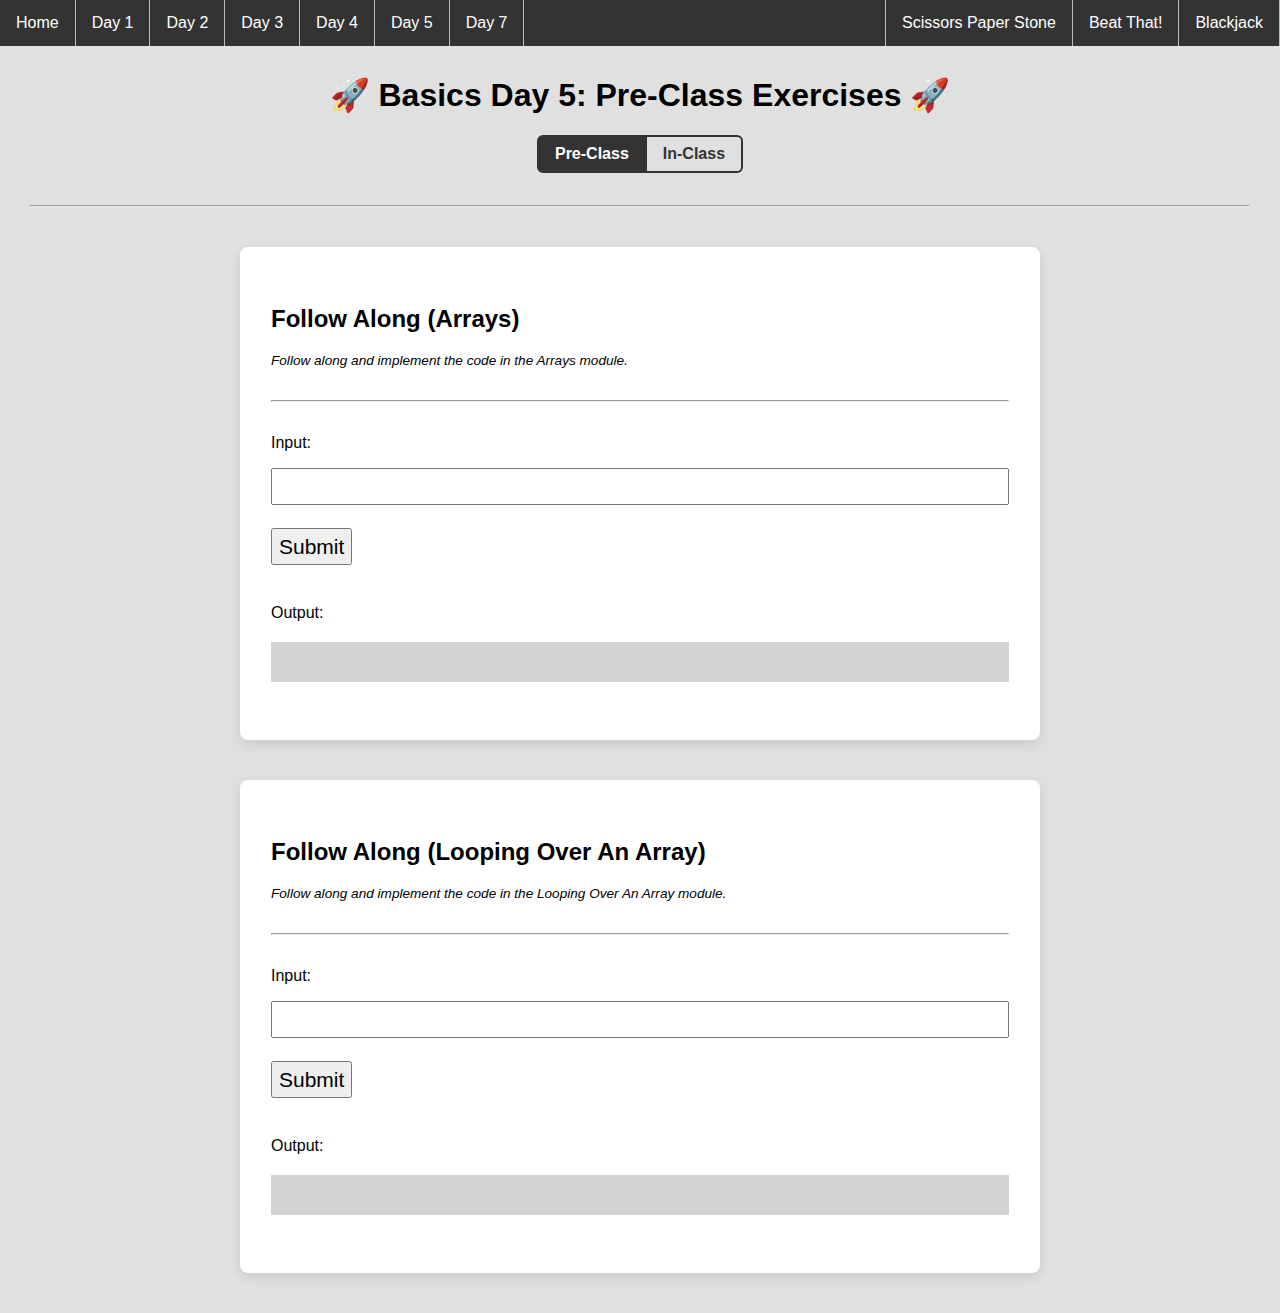
<file: day05-mad-libs/pre-class/index.html>
<!--  All HTML files begin with the following line: -->
<!DOCTYPE html>
<!-- This indicates that the rest of the lines that follow are to be interpreted as HTML. It tells the browser about what document type to expect. -->

<!-- All text enclosed in angled brackets are known as HTML element tags. There are usually, but not always, starting and closing element "tags", each representing a HTML element.
The <html> element is known as the root element of a HTML page. All other elements are encased within it. -->
<html>
  <!-- The <head> element contains meta information about the HTML page, information that is not rendered or displayed by the browser -->
  <head>
    <!-- The meta tag defines meta information in the HTML document. In this case, we are defining the charset. UTF-8 allows us to use emojis in the CodeSandbox environment -->
    <meta charset="UTF-8" />
    <!-- The <title> element specifies a title for the HTML page (which is shown in the browser's title bar or in the page's tab) and is the default name given to a bookmark of a webpage. -->
    <title>Basics</title>
    <!-- The <link> element specifies a relationship between this HTML page and an external resource, namely the styles.css file here. For the syntax '../../' in '../../styles.css', we are referring to the styles.css file (in the main directory) found 2 folders above the current one. In this case, we are linking a stylesheet which is a CSS file containing information relating to the layout and style of the webpage. The syntax within the styles.css file is also referred to as CSS - Cascading Style Sheets. -->
    <link rel="stylesheet" href="../../styles.css" />
  </head>

  <!-- The <body> element defines the document's body, and is a container for all the visible contents that will be rendered by the browser.  -->
  <body>
    <!-- The <nav> tag semantically defines a set of navigation links. It doesn't have many properties different from a <div>, and exists purely for semantic naming. -->
    <nav>
      <!-- The <ul> tag represents an unordered list, where items in the list are rendered on a vertical bulleted list. While we are listing the days of the exercises on this navbar, we are positioning them horizontally without the bullets. This is done using CSS, and you can preview the syntax in styles.css (do a search for "nav ul"). -->
      <ul>
        <li>
          <!-- An <a> tag defines a hyperlink, linking one page to another. The page to link to will be added to the "href" property of the tag. -->
          <a href="../../index.html">Home</a>
        </li>
        <li>
          <!-- An <a> tag defines a hyperlink, linking one page to another. The page to link to will be added to the "href" property of the tag. -->
          <a
            href="../../day01-data-manipulation-and-functions/in-class/index.html"
            >Day 1</a
          >
        </li>
        <li>
          <a
            href="../../day02-if-statements-boolean-operators/in-class/index.html"
            >Day 2</a
          >
        </li>
        <li>
          <a href="../../day03-program-state/in-class/index.html">Day 3</a>
        </li>
        <li>
          <a href="../../day04-loops/in-class/index.html">Day 4</a>
        </li>
        <li>
          <a href="../../day05-mad-libs/in-class/index.html">Day 5</a>
        </li>
        <li>
          <a href="../../day07-moar-cards/in-class/index.html">Day 7</a>
        </li>
        <li class="project">
          <a href="../../project3-blackjack/index.html">Blackjack</a>
        </li>
        <li class="project">
          <a href="../../project2-beat-that/index.html">Beat That!</a>
        </li>
        <li class="project">
          <a href="../../project1-sps/index.html">Scissors Paper Stone</a>
        </li>
      </ul>
    </nav>
    <!-- The <h1> element defines a large heading. There are 6 pre-set header elements, <h1> to <h6> -->
    <h1 id="header">🚀 Basics Day 5: Pre-Class Exercises 🚀</h1>
    <div class="flex justify-content-center">
      <div class="button-group">
        <a href="../pre-class/index.html" class="active button-group-button"
          >Pre-Class</a
        >
        <a href="../in-class/index.html" class="button-group-button"
          >In-Class</a
        >
      </div>
    </div>
    <!-- The <hr> tag represents a horizontal rule. It is used if you want to add line dividers across your page. -->
    <hr />
    <!-- The <div> tag defines a division or a section in an HTML document, and is commonly use as a "container" for nested HTML elements. -->
    <div class="container">
      <h2>Follow Along (Arrays)</h2>
      <div class="instructions-text">
        <p>Follow along and implement the code in the Arrays module.</p>
      </div>
      <!-- The <hr> tag represents a horizontal rule. It is used if you want to add line dividers across your page. -->
      <hr />
      <!-- The <p> tag defines a paragraph element. -->
      <p>Input:</p>
      <!-- The self-closing <input /> tag represents a field for a user to enter input. -->
      <input id="follow-arrays-input-field" />
      <!-- The self-closing <br /> tag represents a line break - a line's worth of spacing before dispalying the next element. -->
      <br />
      <!-- The <button> tag represents.. you guessed it! a button. -->
      <button id="follow-arrays-submit-button">Submit</button>
      <p>Output:</p>
      <div class="output-div" id="follow-arrays-output-div"></div>
    </div>
    <!-- The <div> tag defines a division or a section in an HTML document, and is commonly use as a "container" for nested HTML elements. -->
    <div class="container">
      <h2>Follow Along (Looping Over An Array)</h2>
      <div class="instructions-text">
        <p>
          Follow along and implement the code in the Looping Over An Array
          module.
        </p>
      </div>
      <!-- The <hr> tag represents a horizontal rule. It is used if you want to add line dividers across your page. -->
      <hr />
      <!-- The <p> tag defines a paragraph element. -->
      <p>Input:</p>
      <!-- The self-closing <input /> tag represents a field for a user to enter input. -->
      <input id="follow-arrays-loops-input-field" />
      <!-- The self-closing <br /> tag represents a line break - a line's worth of spacing before dispalying the next element. -->
      <br />
      <!-- The <button> tag represents.. you guessed it! a button. -->
      <button id="follow-arrays-loops-submit-button">Submit</button>
      <p>Output:</p>
      <div class="output-div" id="follow-arrays-loops-output-div"></div>
    </div>
    <!-- Everything below this is incorporating JavaScript programming logic into the webpage. -->
    <!-- The script tag encloses JavaScript syntax for the browser to interpret programtically -->
    <!-- The following line imports all code written in the script.js file -->
    <script src="script.js"></script>
    <!-- Define button click functionality -->
    <script>
      // Declare and define variables that represents the Submit Button for each exercise
      var followArraysButton = document.querySelector(
        "#follow-arrays-submit-button"
      );
      var followArraysLoopsButton = document.querySelector(
        "#follow-arrays-loops-submit-button"
      );

      // When the submit button is clicked, access the text entered by the user in the input field
      // And pass it as an input parameter to the main function as defined in script.js
      followArraysButton.addEventListener("click", function () {
        // Set result to input value
        var input = document.querySelector("#follow-arrays-input-field");
        // Store the output of the main function in a new variable
        var result = followArraysMain(input.value);

        // Display result in output element
        var output = document.querySelector("#follow-arrays-output-div");
        output.innerHTML = result;

        // Reset input value
        input.value = "";
      });

      followArraysLoopsButton.addEventListener("click", function () {
        // Set result to input value
        var input = document.querySelector("#follow-arrays-loops-input-field");
        // Store the output of the main function in a new variable
        var result = followArraysLoopsMain(input.value);

        // Display result in output element
        var output = document.querySelector("#follow-arrays-loops-output-div");
        output.innerHTML = result;

        // Reset input value
        input.value = "";
      });
    </script>
  </body>
</html>
</file>
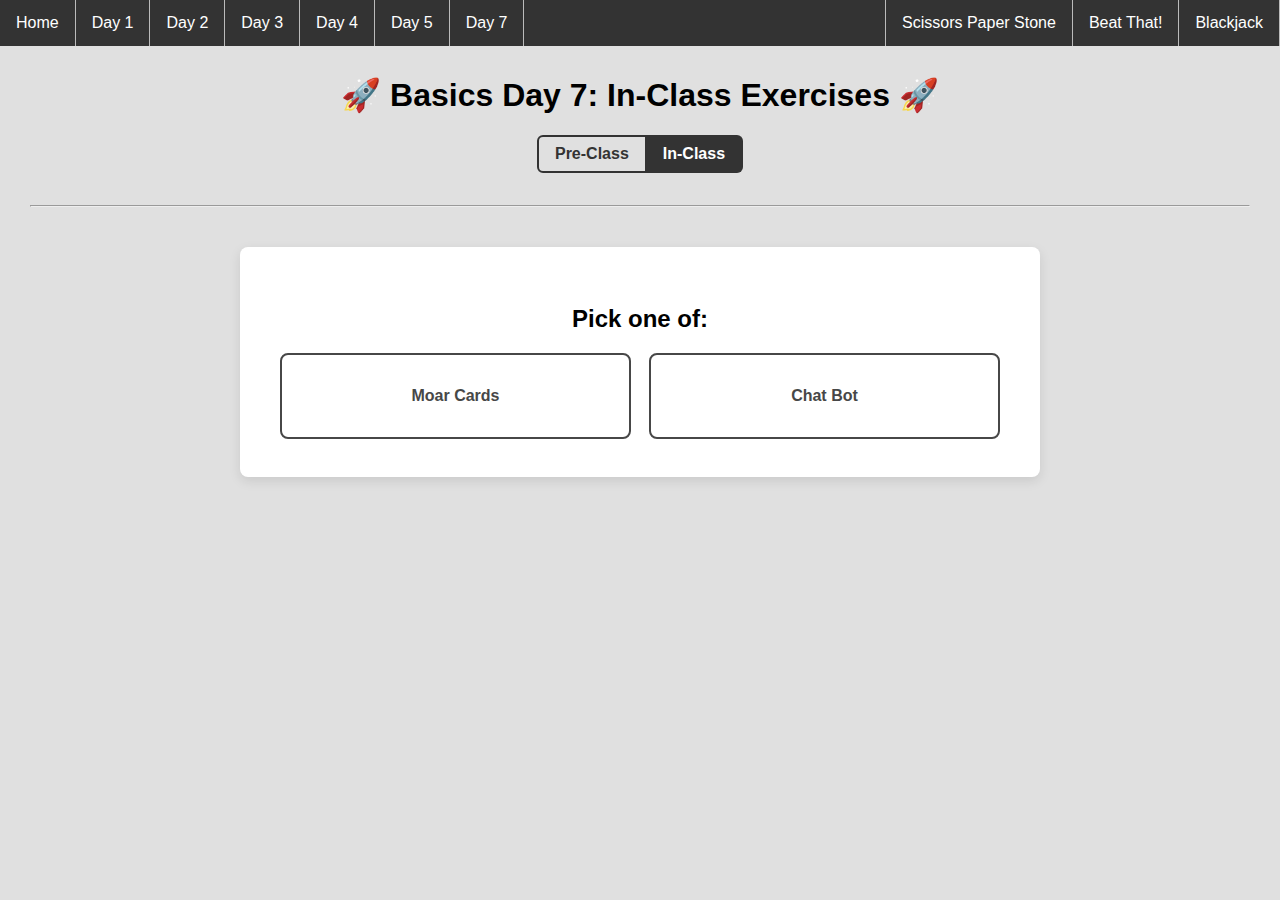
<file: day07-moar-cards/in-class/index.html>
<!--  All HTML files begin with the following line: -->
<!DOCTYPE html>
<!-- This indicates that the rest of the lines that follow are to be interpreted as HTML. It tells the browser about what document type to expect. -->

<!-- All text enclosed in angled brackets are known as HTML element tags. There are usually, but not always, starting and closing element "tags", each representing a HTML element.
The <html> element is known as the root element of a HTML page. All other elements are encased within it. -->
<html>
  <!-- The <head> element contains meta information about the HTML page, information that is not rendered or displayed by the browser -->
  <head>
    <!-- The meta tag defines meta information in the HTML document. In this case, we are defining the charset. UTF-8 allows us to use emojis in the CodeSandbox environment -->
    <meta charset="UTF-8" />
    <!-- The <title> element specifies a title for the HTML page (which is shown in the browser's title bar or in the page's tab) and is the default name given to a bookmark of a webpage. -->
    <title>Basics</title>
    <!-- The <link> element specifies a relationship between this HTML page and an external resource, namely the styles.css file here. For the syntax '../../' in '../../styles.css', we are referring to the styles.css file (in the main directory) found 2 folders above the current one. In this case, we are linking a stylesheet which is a CSS file containing information relating to the layout and style of the webpage. The syntax within the styles.css file is also referred to as CSS - Cascading Style Sheets. -->
    <link rel="stylesheet" href="../../styles.css" />
  </head>

  <!-- The <body> element defines the document's body, and is a container for all the visible contents that will be rendered by the browser.  -->
  <body>
    <!-- The <nav> tag semantically defines a set of navigation links. It doesn't have many properties different from a <div>, and exists purely for semantic naming. -->
    <nav>
      <!-- The <ul> tag represents an unordered list, where items in the list are rendered on a vertical bulleted list. While we are listing the days of the exercises on this navbar, we are positioning them horizontally without the bullets. This is done using CSS, and you can preview the syntax in styles.css (do a search for "nav ul"). -->
      <ul>
        <li>
          <!-- An <a> tag defines a hyperlink, linking one page to another. The page to link to will be added to the "href" property of the tag. -->
          <a href="../../index.html">Home</a>
        </li>
        <li>
          <!-- An <a> tag defines a hyperlink, linking one page to another. The page to link to will be added to the "href" property of the tag. -->
          <a
            href="../../day01-data-manipulation-and-functions/in-class/index.html"
            >Day 1</a
          >
        </li>
        <li>
          <a
            href="../../day02-if-statements-boolean-operators/in-class/index.html"
            >Day 2</a
          >
        </li>
        <li>
          <a href="../../day03-program-state/in-class/index.html">Day 3</a>
        </li>
        <li>
          <a href="../../day04-loops/in-class/index.html">Day 4</a>
        </li>
        <li>
          <a href="../../day05-mad-libs/in-class/index.html">Day 5</a>
        </li>
        <li>
          <a href="../../day07-moar-cards/in-class/index.html">Day 7</a>
        </li>
        <li class="project">
          <a href="../../project3-blackjack/index.html">Blackjack</a>
        </li>
        <li class="project">
          <a href="../../project2-beat-that/index.html">Beat That!</a>
        </li>
        <li class="project">
          <a href="../../project1-sps/index.html">Scissors Paper Stone</a>
        </li>
      </ul>
    </nav>
    <!-- The <h1> element defines a large heading. There are 6 pre-set header elements, <h1> to <h6> -->
    <h1 id="header">🚀 Basics Day 7: In-Class Exercises 🚀</h1>
    <div class="flex justify-content-center">
      <div class="button-group">
        <a href="../pre-class/index.html" class="button-group-button"
          >Pre-Class</a
        >
        <a href="../in-class/index.html" class="active button-group-button"
          >In-Class</a
        >
      </div>
    </div>
    <!-- The <hr> tag represents a horizontal rule. It is used if you want to add line dividers across your page. -->
    <hr />
    <!-- The <div> tag defines a division or a section in an HTML document, and is commonly use as a "container" for nested HTML elements. -->
    <div class="container">
      <h2 class="text-center">Pick one of:</h2>
      <div class="ice-double">
        <a href="index_cards.html">Moar Cards</a>
        <a href="index_chat.html">Chat Bot</a>
      </div>
    </div>
  </body>
</html>
</file>
<file: styles.css>
/*
  The syntax within the styles.css file is also referred to as CSS - Cascading Style Sheets.
  CSS describes how HTML elements are to be displayed on the screen.
*/

* {
  box-sizing: border-box;
}

body {
  margin-top: 0;
  font-family: sans-serif;
  margin-left: 30px;
  margin-right: 30px;
  background-color: #e0e0e0;
}

nav {
  position: relative;
  top: 0;
  left: -30px;
  width: calc(100% + 60px);
  margin-bottom: 30px;
}

nav ul {
  list-style-type: none;
  margin: 0;
  padding: 0;
  overflow: hidden;
  background-color: #333;
}

nav ul li {
  float: left;
  border-right: 1px solid #bbb;
}

nav ul li.project {
  float: right;
}

nav ul li.project:last-child {
  border-left: 1px solid #bbb;
}

nav ul li a {
  display: block;
  color: white;
  text-align: center;
  padding: 14px 16px;
  text-decoration: none;
}

#header {
  text-align: center;
}

.container {
  background-color: #ffffff;
  margin: 40px auto;
  max-width: 800px;
  padding: 38px 31px;
  border-radius: 8px;
  box-shadow: rgba(0, 0, 0, 0.1) 0px 4px 12px;
}

input {
  font-size: 21px;
  line-height: 33px;
  margin: 0 0 23px 0;
  padding: 0 9px;
  width: 100%;
}

button {
  font-size: 21px;
  line-height: 33px;
  margin: 0 0 23px 0;
  padding: 0 6px;
}

.output-div {
  background-color: lightgrey;
  margin: 20px auto;
  padding: 20px;
  width: 100%;
}

hr {
  margin-top: 2em;
  margin-bottom: 2em;
}

.instructions-text {
  font-size: 0.85em;
  font-style: italic;
}

.text-center {
  text-align: center;
}

.ice-double {
  display: flex;
}

.ice-double a {
  text-align: center;
  text-decoration: none;
  font-weight: bold;
  color: rgba(71, 71, 71, 1);
  display: block;
  flex-basis: 47.5%;
  margin: 0 1.25%;
  padding: 2em;
  border: 2px solid rgba(71, 71, 71, 1);
  border-radius: 8px;
}

.ice-double a:hover {
  color: rgba(71, 71, 71, 0.75);
  border: 2px solid rgba(71, 71, 71, 0.75);
}

.button-group {
  position: relative;
  display: inline-flex;
  vertical-align: middle;
  justify-self: center;
}

.button-group .button-group-button {
  position: relative;
  flex: 1 1 auto;
  background: transparent;
  color: #0d6efd;
  border-color: #0d6efd;
  display: inline-block;
  text-align: center;
  vertical-align: middle;
  background-color: transparent;
  padding: 0.5rem 1rem;
  border-radius: 0;
  text-decoration: none;
  border: 2px solid #333;
  color: #333;
  font-weight: bold;
}

.button-group .button-group-button.active {
  border: 2px solid #333;
  color: #fff;
  background-color: #333;
  font-weight: bold;
}

.button-group .button-group-button:not(.active):hover {
  background-color: rgba(51, 51, 51, 0.67);
  color: white;
}

.button-group .button-group-button:not(:first-child) {
  border-left: 0;
}

.button-group .button-group-button:first-child {
  border-top-left-radius: 0.375rem;
  border-bottom-left-radius: 0.375rem;
}

.button-group .button-group-button:last-child {
  border-top-right-radius: 0.375rem;
  border-bottom-right-radius: 0.375rem;
}

.flex {
  display: flex;
}

.justify-content-center {
  justify-content: center;
}
</file>
<file: project1-sps/styles.css>
/*
  The syntax within the styles.css file is also referred to as CSS - Cascading Style Sheets.
  CSS describes how HTML elements are to be displayed on the screen.
*/

* {
  box-sizing: border-box;
}

body {
  margin-top: 0;
  font-family: sans-serif;
  margin-left: 30px;
  margin-right: 30px;
  background-color: #e0e0e0;
}

nav {
  position: relative;
  top: 0;
  left: -30px;
  width: calc(100% + 60px);
  margin-bottom: 30px;
}

nav ul {
  list-style-type: none;
  margin: 0;
  padding: 0;
  overflow: hidden;
  background-color: #333;
}

nav ul li {
  float: left;
  border-right: 1px solid #bbb;
}

nav ul li.project {
  float: right;
}

nav ul li.project:last-child {
  border-left: 1px solid #bbb;
}

nav ul li a {
  display: block;
  color: white;
  text-align: center;
  padding: 14px 16px;
  text-decoration: none;
}

#header {
  text-align: center;
}

.container {
  background-color: #ffffff;
  margin: 40px auto;
  max-width: 800px;
  padding: 38px 31px;
  border-radius: 8px;
  box-shadow: rgba(0, 0, 0, 0.1) 0px 4px 12px;
}

input {
  font-size: 21px;
  line-height: 33px;
  margin: 0 0 23px 0;
  padding: 0 9px;
  width: 100%;
}

button {
  font-size: 21px;
  line-height: 33px;
  margin: 0 0 23px 0;
  padding: 0 6px;
}

.output-div {
  background-color: lightgrey;
  margin: 20px auto;
  padding: 20px;
  width: 100%;
}

hr {
  margin-top: 2em;
  margin-bottom: 2em;
}

.instructions-text {
  font-size: 0.85em;
  font-style: italic;
}

.text-center {
  text-align: center;
}

.ice-double {
  display: flex;
}

.ice-double a {
  text-align: center;
  text-decoration: none;
  font-weight: bold;
  color: rgba(71, 71, 71, 1);
  display: block;
  flex-basis: 47.5%;
  margin: 0 1.25%;
  padding: 2em;
  border: 2px solid rgba(71, 71, 71, 1);
  border-radius: 8px;
}

.ice-double a:hover {
  color: rgba(71, 71, 71, 0.75);
  border: 2px solid rgba(71, 71, 71, 0.75);
}

.button-group {
  position: relative;
  display: inline-flex;
  vertical-align: middle;
  justify-self: center;
}

.button-group .button-group-button {
  position: relative;
  flex: 1 1 auto;
  background: transparent;
  color: #0d6efd;
  border-color: #0d6efd;
  display: inline-block;
  text-align: center;
  vertical-align: middle;
  background-color: transparent;
  padding: 0.5rem 1rem;
  border-radius: 0;
  text-decoration: none;
  border: 2px solid #333;
  color: #333;
  font-weight: bold;
}

.button-group .button-group-button.active {
  border: 2px solid #333;
  color: #fff;
  background-color: #333;
  font-weight: bold;
}

.button-group .button-group-button:not(.active):hover {
  background-color: rgba(51, 51, 51, 0.67);
  color: white;
}

.button-group .button-group-button:not(:first-child) {
  border-left: 0;
}

.button-group .button-group-button:first-child {
  border-top-left-radius: 0.375rem;
  border-bottom-left-radius: 0.375rem;
}

.button-group .button-group-button:last-child {
  border-top-right-radius: 0.375rem;
  border-bottom-right-radius: 0.375rem;
}

.flex {
  display: flex;
}

.justify-content-center {
  justify-content: center;
}
</file>
<file: project2-beat-that/styles.css>
/*
  The syntax within the styles.css file is also referred to as CSS - Cascading Style Sheets.
  CSS describes how HTML elements are to be displayed on the screen.
*/

* {
  box-sizing: border-box;
}

body {
  margin-top: 0;
  font-family: sans-serif;
  margin-left: 30px;
  margin-right: 30px;
  background-color: #e0e0e0;
}

nav {
  position: relative;
  top: 0;
  left: -30px;
  width: calc(100% + 60px);
  margin-bottom: 30px;
}

nav ul {
  list-style-type: none;
  margin: 0;
  padding: 0;
  overflow: hidden;
  background-color: #333;
}

#container {
  background-color: lightblue;
  margin: 40px auto;
  max-width: 800px;
  padding: 38px 31px;
}

nav ul li {
  float: left;
  border-right: 1px solid #bbb;
}

nav ul li.project {
  float: right;
}

nav ul li.project:last-child {
  border-left: 1px solid #bbb;
}

nav ul li a {
  display: block;
  color: white;
  text-align: center;
  padding: 14px 16px;
  text-decoration: none;
}

#header {
  text-align: center;
}

.container {
  background-color: #ffffff;
  margin: 40px auto;
  max-width: 800px;
  padding: 38px 31px;
  border-radius: 8px;
  box-shadow: rgba(0, 0, 0, 0.1) 0px 4px 12px;
}

input {
  font-size: 21px;
  line-height: 33px;
  margin: 0 0 23px 0;
  padding: 0 9px;
  width: 100%;
}

button {
  font-size: 21px;
  line-height: 33px;
  margin: 0 0 23px 0;
  padding: 0 6px;
}

.output-div {
  background-color: lightgrey;
  margin: 20px auto;
  padding: 20px;
  width: 100%;
}

hr {
  margin-top: 2em;
  margin-bottom: 2em;
}

.instructions-text {
  font-size: 0.85em;
  font-style: italic;
}

.text-center {
  text-align: center;
}

.ice-double {
  display: flex;
}

.ice-double a {
  text-align: center;
  text-decoration: none;
  font-weight: bold;
  color: rgba(71, 71, 71, 1);
  display: block;
  flex-basis: 47.5%;
  margin: 0 1.25%;
  padding: 2em;
  border: 2px solid rgba(71, 71, 71, 1);
  border-radius: 8px;
}

.ice-double a:hover {
  color: rgba(71, 71, 71, 0.75);
  border: 2px solid rgba(71, 71, 71, 0.75);
}

.button-group {
  position: relative;
  display: inline-flex;
  vertical-align: middle;
  justify-self: center;
}

.button-group .button-group-button {
  position: relative;
  flex: 1 1 auto;
  background: transparent;
  color: #0d6efd;
  border-color: #0d6efd;
  display: inline-block;
  text-align: center;
  vertical-align: middle;
  background-color: transparent;
  padding: 0.5rem 1rem;
  border-radius: 0;
  text-decoration: none;
  border: 2px solid #333;
  color: #333;
  font-weight: bold;
}

.button-group .button-group-button.active {
  border: 2px solid #333;
  color: #fff;
  background-color: #333;
  font-weight: bold;
}

.button-group .button-group-button:not(.active):hover {
  background-color: rgba(51, 51, 51, 0.67);
  color: white;
}

.button-group .button-group-button:not(:first-child) {
  border-left: 0;
}

.button-group .button-group-button:first-child {
  border-top-left-radius: 0.375rem;
  border-bottom-left-radius: 0.375rem;
}

.button-group .button-group-button:last-child {
  border-top-right-radius: 0.375rem;
  border-bottom-right-radius: 0.375rem;
}

.flex {
  display: flex;
}

.justify-content-center {
  justify-content: center;
}
</file>
<file: project3-blackjack/styles.css>
/*
  The syntax within the styles.css file is also referred to as CSS - Cascading Style Sheets.
  CSS describes how HTML elements are to be displayed on the screen.
*/

* {
  box-sizing: border-box;
}

body {
  margin-top: 0;
  font-family: sans-serif;
  margin-left: 30px;
  margin-right: 30px;
  background-color: #e0e0e0;
}

nav {
  position: relative;
  top: 0;
  left: -30px;
  width: calc(100% + 60px);
  margin-bottom: 30px;
}

nav ul {
  list-style-type: none;
  margin: 0;
  padding: 0;
  overflow: hidden;
  background-color: #333;
}

nav ul li {
  float: left;
  border-right: 1px solid #bbb;
}

nav ul li.project {
  float: right;
}

nav ul li.project:last-child {
  border-left: 1px solid #bbb;
}

nav ul li a {
  display: block;
  color: white;
  text-align: center;
  padding: 14px 16px;
  text-decoration: none;
}

#header {
  text-align: center;
}

.container {
  background-color: #ffffff;
  margin: 40px auto;
  max-width: 800px;
  padding: 38px 31px;
  border-radius: 8px;
  box-shadow: rgba(0, 0, 0, 0.1) 0px 4px 12px;
}

input {
  font-size: 21px;
  line-height: 33px;
  margin: 0 0 23px 0;
  padding: 0 9px;
  width: 100%;
}

button {
  font-size: 21px;
  line-height: 33px;
  margin: 0 0 23px 0;
  padding: 0 6px;
}

.output-div {
  background-color: lightgrey;
  margin: 20px auto;
  padding: 20px;
  width: 100%;
}

hr {
  margin-top: 2em;
  margin-bottom: 2em;
}

.instructions-text {
  font-size: 0.85em;
  font-style: italic;
}

.text-center {
  text-align: center;
}

.ice-double {
  display: flex;
}

.ice-double a {
  text-align: center;
  text-decoration: none;
  font-weight: bold;
  color: rgba(71, 71, 71, 1);
  display: block;
  flex-basis: 47.5%;
  margin: 0 1.25%;
  padding: 2em;
  border: 2px solid rgba(71, 71, 71, 1);
  border-radius: 8px;
}

.ice-double a:hover {
  color: rgba(71, 71, 71, 0.75);
  border: 2px solid rgba(71, 71, 71, 0.75);
}

.button-group {
  position: relative;
  display: inline-flex;
  vertical-align: middle;
  justify-self: center;
}

.button-group .button-group-button {
  position: relative;
  flex: 1 1 auto;
  background: transparent;
  color: #0d6efd;
  border-color: #0d6efd;
  display: inline-block;
  text-align: center;
  vertical-align: middle;
  background-color: transparent;
  padding: 0.5rem 1rem;
  border-radius: 0;
  text-decoration: none;
  border: 2px solid #333;
  color: #333;
  font-weight: bold;
}

.button-group .button-group-button.active {
  border: 2px solid #333;
  color: #fff;
  background-color: #333;
  font-weight: bold;
}

.button-group .button-group-button:not(.active):hover {
  background-color: rgba(51, 51, 51, 0.67);
  color: white;
}

.button-group .button-group-button:not(:first-child) {
  border-left: 0;
}

.button-group .button-group-button:first-child {
  border-top-left-radius: 0.375rem;
  border-bottom-left-radius: 0.375rem;
}

.button-group .button-group-button:last-child {
  border-top-right-radius: 0.375rem;
  border-bottom-right-radius: 0.375rem;
}

.flex {
  display: flex;
}

.justify-content-center {
  justify-content: center;
}
</file>
